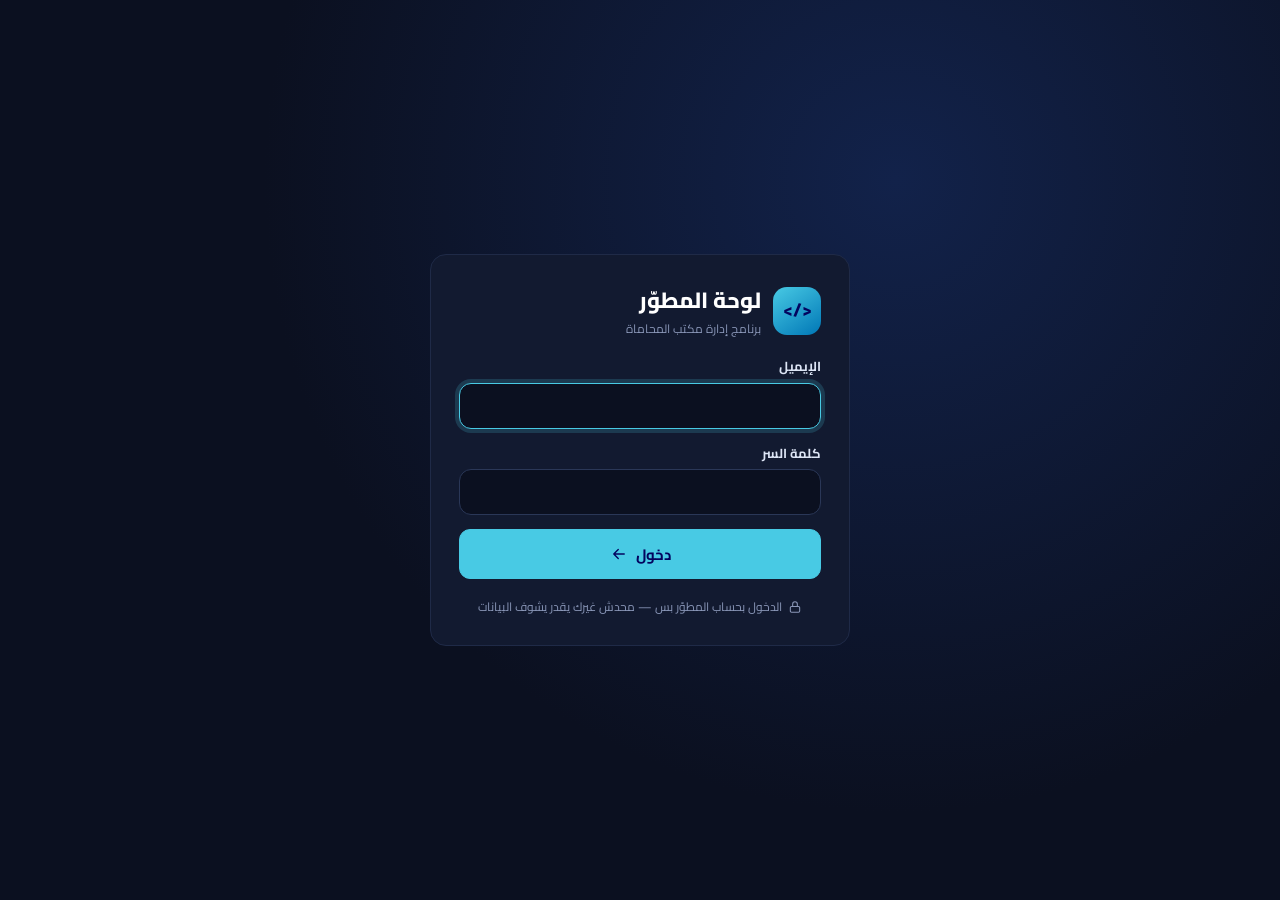
<file: index.html>
<!doctype html>
<html lang="ar" dir="rtl">
<head>
<meta charset="utf-8" />
<meta name="viewport" content="width=device-width, initial-scale=1" />
<meta name="robots" content="noindex, nofollow" />
<title>لوحة المطوّر</title>
<link rel="preconnect" href="https://fonts.googleapis.com">
<link href="https://fonts.googleapis.com/css2?family=Cairo:wght@400;500;600;700;800&display=swap" rel="stylesheet">
<link rel="icon" href="data:image/svg+xml,%3Csvg xmlns='http://www.w3.org/2000/svg' viewBox='0 0 32 32'%3E%3Crect width='32' height='32' rx='8' fill='%2348CAE4'/%3E%3Ctext x='16' y='21' font-size='13' font-weight='800' text-anchor='middle' fill='%2303045E' font-family='monospace'%3E%26lt;/%26gt;%3C/text%3E%3C/svg%3E">
  <script type="module" crossorigin src="./assets/index-koAHC5CU.js"></script>
  <link rel="stylesheet" crossorigin href="./assets/index-nJactgVi.css">
</head>
<body>
<div id="root"></div>
</body>
</html>
</file>
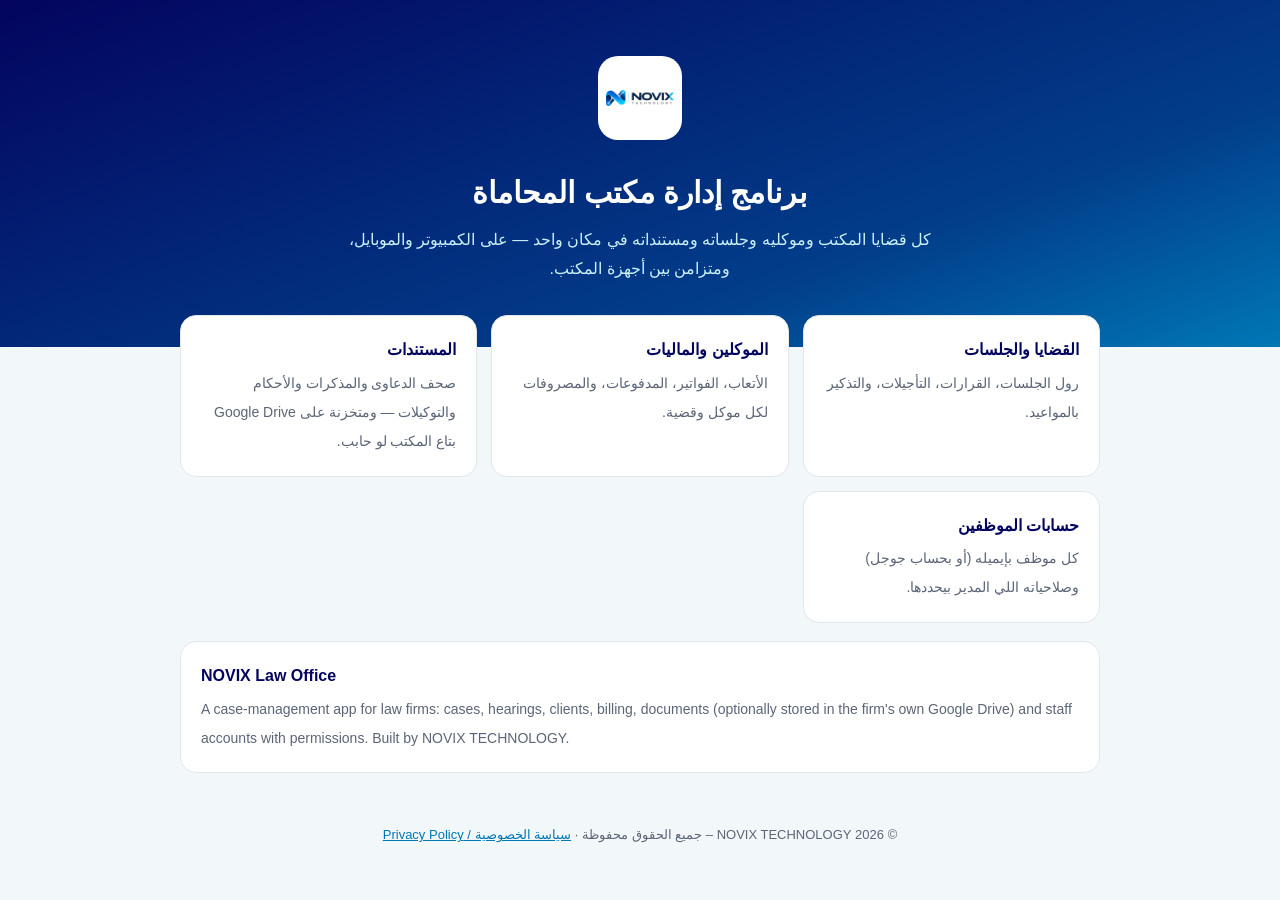
<file: about/index.html>
<!doctype html>
<html lang="ar" dir="rtl">
<head>
<meta charset="utf-8">
<meta name="viewport" content="width=device-width, initial-scale=1">
<title>NOVIX Law Office — برنامج إدارة مكتب المحاماة</title>
<meta name="description" content="برنامج إدارة مكتب المحاماة من NOVIX TECHNOLOGY: القضايا والموكلين والجلسات والمستندات والفواتير وحسابات الموظفين.">
<style>
  :root{--navy:#03045E;--blue:#0077B6;--cyan:#48CAE4;--ink:#1A2233;--mute:#5B6577;--line:#E3E6EB}
  *{box-sizing:border-box}
  body{margin:0;font-family:"Segoe UI",Tahoma,Arial,sans-serif;color:var(--ink);background:#F2F7FA;line-height:1.8}
  .hero{background:linear-gradient(160deg,#03045E,#023E8A 70%,#0077B6);color:#fff;padding:56px 20px 64px;text-align:center}
  .hero img{width:84px;height:84px;object-fit:contain;background:#fff;border-radius:20px;padding:8px}
  .hero h1{margin:16px 0 6px;font-size:30px}
  .hero p{margin:0 auto;max-width:620px;color:#CAF0F8;font-size:16px}
  main{max-width:960px;margin:-32px auto 0;padding:0 20px 40px}
  .grid{display:grid;grid-template-columns:repeat(auto-fit,minmax(240px,1fr));gap:14px}
  .c{background:#fff;border:1px solid var(--line);border-radius:16px;padding:20px}
  .c b{display:block;color:var(--navy);font-size:16px;margin-bottom:4px}
  .c span{color:var(--mute);font-size:14px}
  .en{direction:ltr;text-align:left;margin-top:18px}
  footer{text-align:center;color:var(--mute);font-size:13px;padding:10px 20px 30px}
  a{color:var(--blue)}
</style>
</head>
<body>
<div class="hero">
  <img src="novix-logo.png" alt="NOVIX">
  <h1>برنامج إدارة مكتب المحاماة</h1>
  <p>كل قضايا المكتب وموكليه وجلساته ومستنداته في مكان واحد — على الكمبيوتر والموبايل، ومتزامن بين أجهزة المكتب.</p>
</div>
<main>
  <div class="grid">
    <div class="c"><b>القضايا والجلسات</b><span>رول الجلسات، القرارات، التأجيلات، والتذكير بالمواعيد.</span></div>
    <div class="c"><b>الموكلين والماليات</b><span>الأتعاب، الفواتير، المدفوعات، والمصروفات لكل موكل وقضية.</span></div>
    <div class="c"><b>المستندات</b><span>صحف الدعاوى والمذكرات والأحكام والتوكيلات — ومتخزنة على Google Drive بتاع المكتب لو حابب.</span></div>
    <div class="c"><b>حسابات الموظفين</b><span>كل موظف بإيميله (أو بحساب جوجل) وصلاحياته اللي المدير بيحددها.</span></div>
  </div>
  <div class="c en" lang="en">
    <b>NOVIX Law Office</b>
    <span>A case-management app for law firms: cases, hearings, clients, billing, documents (optionally stored in the firm's own Google Drive) and staff accounts with permissions. Built by NOVIX TECHNOLOGY.</span>
  </div>
</main>
<footer>© 2026 NOVIX TECHNOLOGY – جميع الحقوق محفوظة · <a href="../privacy/">سياسة الخصوصية / Privacy Policy</a></footer>
</body>
</html>
</file>
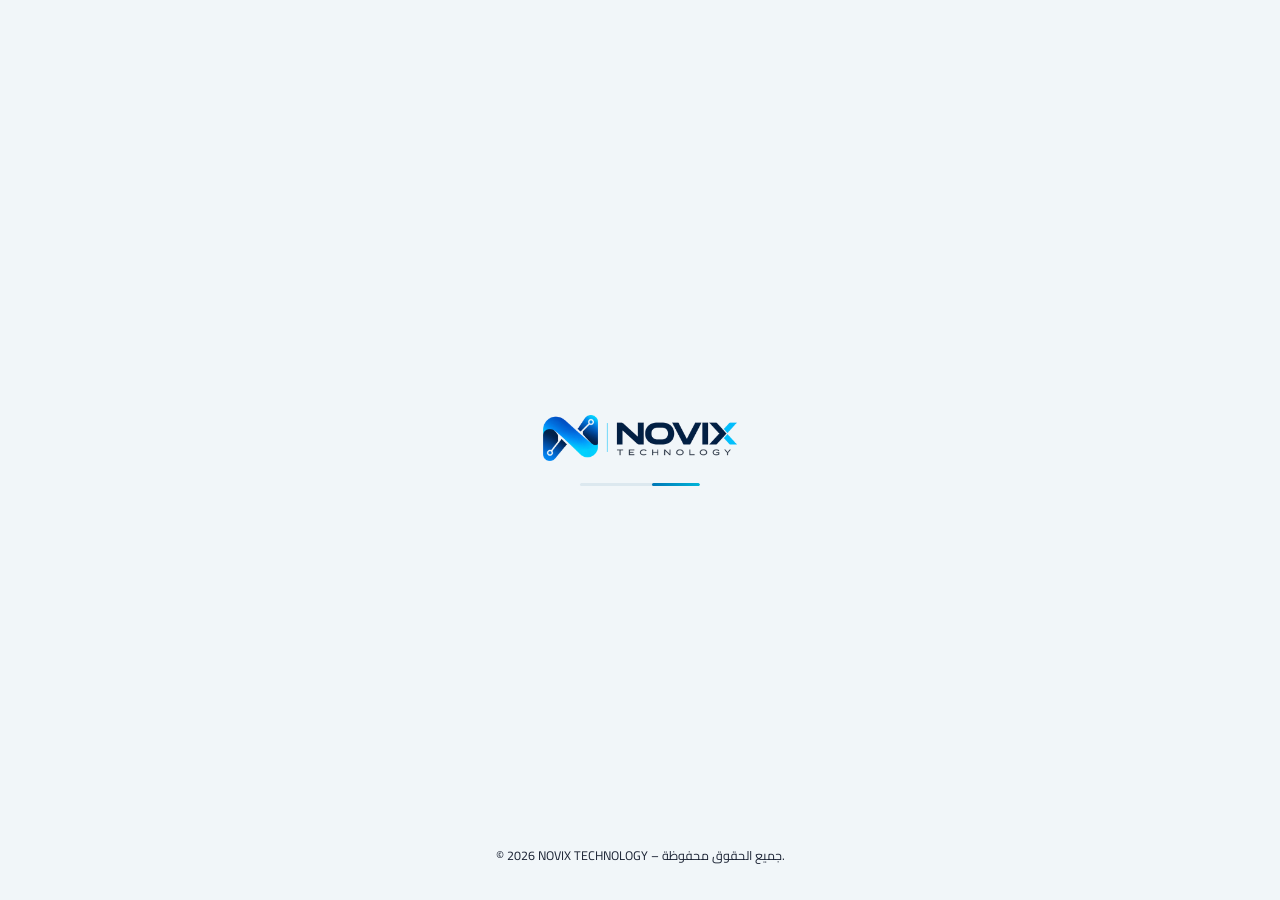
<file: app/index.html>
<!doctype html>
<html lang="ar" dir="rtl">
  <head>
    <meta charset="UTF-8" />
    <meta name="viewport" content="width=device-width, initial-scale=1.0, viewport-fit=cover" />
    <meta name="theme-color" content="#03045E" />
    <meta name="apple-mobile-web-app-capable" content="yes" />
    <meta name="mobile-web-app-capable" content="yes" />
    <meta name="apple-mobile-web-app-title" content="مكتب المحاماة" />
    <meta name="apple-mobile-web-app-status-bar-style" content="black-translucent" />
    <link rel="manifest" href="manifest.webmanifest" />
    <link rel="apple-touch-icon" href="app-180.png" />
    <link rel="icon" href="favicon.png" />
    <title>إدارة مكتب المحاماة</title>
    <script type="module" crossorigin src="./assets/index-DSZfID_W.js"></script>
    <link rel="stylesheet" crossorigin href="./assets/index-D0z-IfJD.css">
  </head>
  <body>
    <div id="root"><div class="splash" style="position:fixed;inset:0;display:flex;flex-direction:column;align-items:center;justify-content:center;background:#F1F6F9;font-family:Cairo,system-ui,sans-serif"><img src="novix-logo.png" alt="NOVIX TECHNOLOGY" style="height:46px;width:auto" /><span style="position:absolute;bottom:34px;font-size:12.5px;color:#1A2233" dir="ltr">© 2026 NOVIX TECHNOLOGY – جميع الحقوق محفوظة.</span></div></div>
  </body>
</html>
</file>
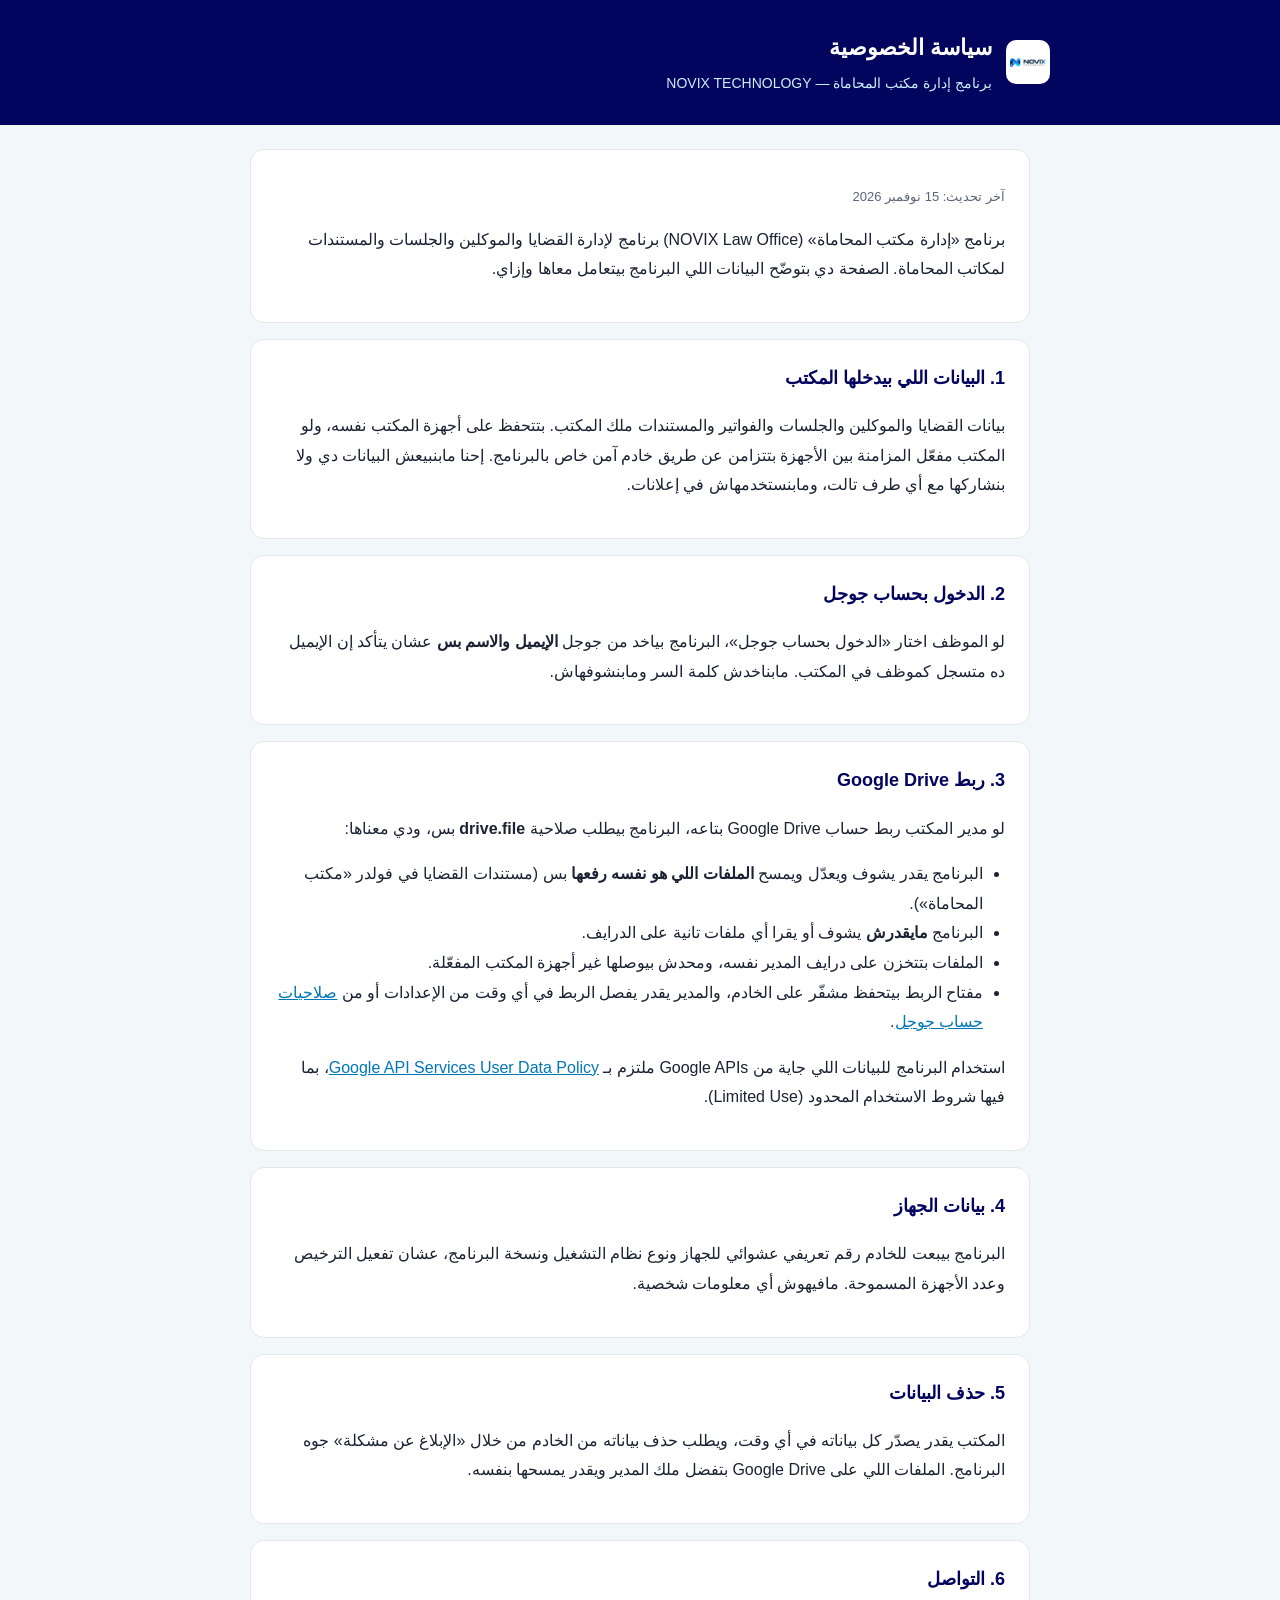
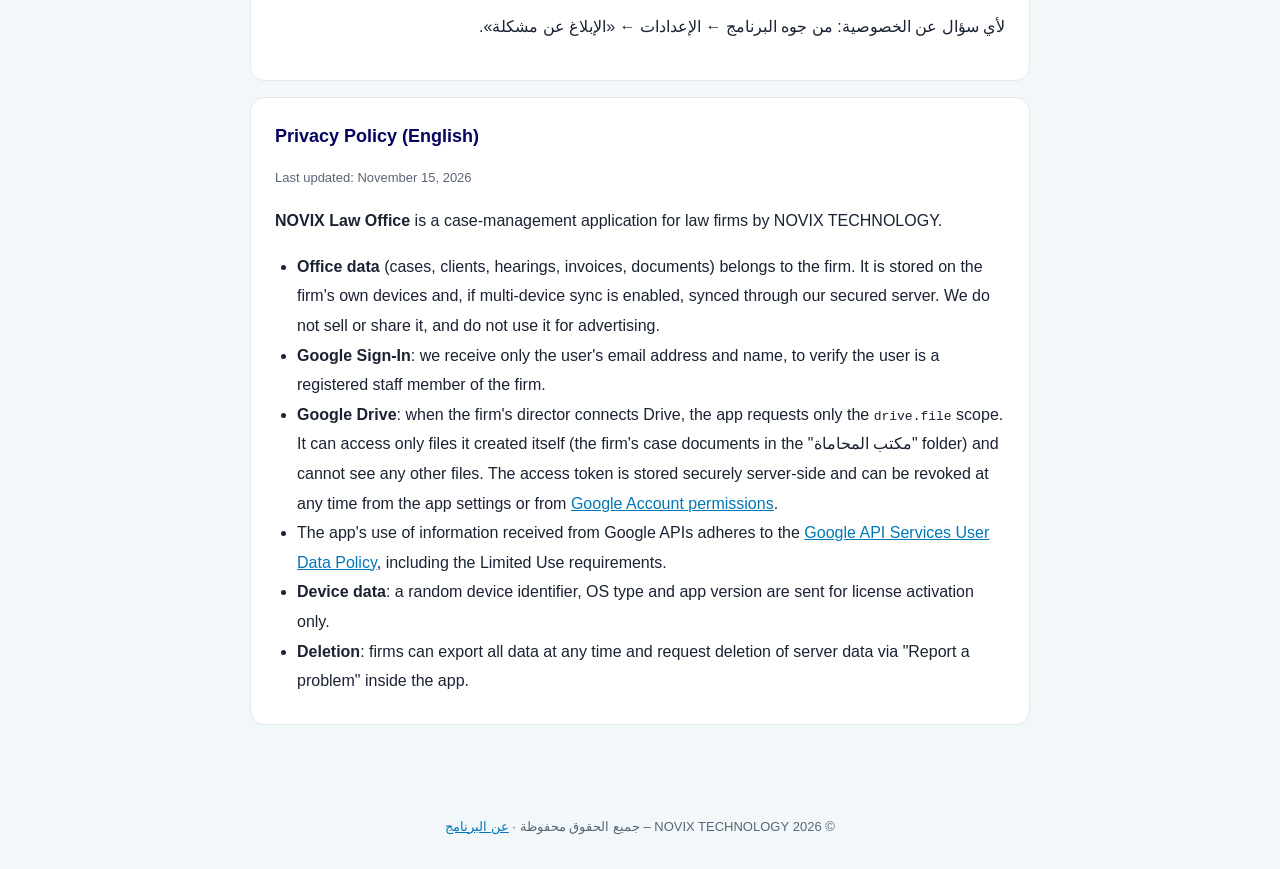
<file: privacy/index.html>
<!doctype html>
<html lang="ar" dir="rtl">
<head>
<meta charset="utf-8">
<meta name="viewport" content="width=device-width, initial-scale=1">
<title>سياسة الخصوصية — NOVIX Law Office</title>
<meta name="description" content="سياسة الخصوصية لبرنامج إدارة مكتب المحاماة من NOVIX TECHNOLOGY">
<style>
  :root{--navy:#03045E;--blue:#0077B6;--ink:#1A2233;--mute:#5B6577;--line:#E3E6EB}
  *{box-sizing:border-box}
  body{margin:0;font-family:"Segoe UI",Tahoma,Arial,sans-serif;color:var(--ink);background:#F2F7FA;line-height:1.85}
  header{background:var(--navy);color:#fff;padding:28px 20px}
  header .w{max-width:820px;margin:0 auto;display:flex;align-items:center;gap:14px}
  header img{width:44px;height:44px;object-fit:contain;background:#fff;border-radius:10px;padding:4px}
  header h1{margin:0;font-size:22px}
  header p{margin:2px 0 0;color:#CAF0F8;font-size:14px}
  main{max-width:820px;margin:24px auto;padding:0 20px 40px}
  section{background:#fff;border:1px solid var(--line);border-radius:14px;padding:22px 24px;margin-bottom:16px}
  h2{color:var(--navy);font-size:18px;margin:0 0 8px}
  ul{margin:6px 0;padding-inline-start:22px}
  .en{direction:ltr;text-align:left}
  .muted{color:var(--mute);font-size:13px}
  a{color:var(--blue)}
  footer{text-align:center;color:var(--mute);font-size:13px;padding:10px 20px 30px}
</style>
</head>
<body>
<header><div class="w"><img src="../about/novix-logo.png" alt=""><div><h1>سياسة الخصوصية</h1><p>برنامج إدارة مكتب المحاماة — NOVIX TECHNOLOGY</p></div></div></header>
<main>
<section>
  <p class="muted">آخر تحديث: 15 نوفمبر 2026</p>
  <p>برنامج «إدارة مكتب المحاماة» (NOVIX Law Office) برنامج لإدارة القضايا والموكلين والجلسات والمستندات لمكاتب المحاماة. الصفحة دي بتوضّح البيانات اللي البرنامج بيتعامل معاها وإزاي.</p>
</section>
<section>
  <h2>1. البيانات اللي بيدخلها المكتب</h2>
  <p>بيانات القضايا والموكلين والجلسات والفواتير والمستندات ملك المكتب. بتتحفظ على أجهزة المكتب نفسه، ولو المكتب مفعّل المزامنة بين الأجهزة بتتزامن عن طريق خادم آمن خاص بالبرنامج. إحنا مابنبيعش البيانات دي ولا بنشاركها مع أي طرف تالت، ومابنستخدمهاش في إعلانات.</p>
</section>
<section>
  <h2>2. الدخول بحساب جوجل</h2>
  <p>لو الموظف اختار «الدخول بحساب جوجل»، البرنامج بياخد من جوجل <b>الإيميل والاسم بس</b> عشان يتأكد إن الإيميل ده متسجل كموظف في المكتب. مابناخدش كلمة السر ومابنشوفهاش.</p>
</section>
<section>
  <h2>3. ربط Google Drive</h2>
  <p>لو مدير المكتب ربط حساب Google Drive بتاعه، البرنامج بيطلب صلاحية <b>drive.file</b> بس، ودي معناها:</p>
  <ul>
    <li>البرنامج يقدر يشوف ويعدّل ويمسح <b>الملفات اللي هو نفسه رفعها</b> بس (مستندات القضايا في فولدر «مكتب المحاماة»).</li>
    <li>البرنامج <b>مايقدرش</b> يشوف أو يقرا أي ملفات تانية على الدرايف.</li>
    <li>الملفات بتتخزن على درايف المدير نفسه، ومحدش بيوصلها غير أجهزة المكتب المفعّلة.</li>
    <li>مفتاح الربط بيتحفظ مشفّر على الخادم، والمدير يقدر يفصل الربط في أي وقت من الإعدادات أو من <a href="https://myaccount.google.com/permissions" target="_blank" rel="noopener">صلاحيات حساب جوجل</a>.</li>
  </ul>
  <p>استخدام البرنامج للبيانات اللي جاية من Google APIs ملتزم بـ <a href="https://developers.google.com/terms/api-services-user-data-policy" target="_blank" rel="noopener">Google API Services User Data Policy</a>، بما فيها شروط الاستخدام المحدود (Limited Use).</p>
</section>
<section>
  <h2>4. بيانات الجهاز</h2>
  <p>البرنامج بيبعت للخادم رقم تعريفي عشوائي للجهاز ونوع نظام التشغيل ونسخة البرنامج، عشان تفعيل الترخيص وعدد الأجهزة المسموحة. مافيهوش أي معلومات شخصية.</p>
</section>
<section>
  <h2>5. حذف البيانات</h2>
  <p>المكتب يقدر يصدّر كل بياناته في أي وقت، ويطلب حذف بياناته من الخادم من خلال «الإبلاغ عن مشكلة» جوه البرنامج. الملفات اللي على Google Drive بتفضل ملك المدير ويقدر يمسحها بنفسه.</p>
</section>
<section>
  <h2>6. التواصل</h2>
  <p>لأي سؤال عن الخصوصية: من جوه البرنامج ← الإعدادات ← «الإبلاغ عن مشكلة».</p>
</section>

<section class="en" lang="en">
  <h2>Privacy Policy (English)</h2>
  <p class="muted">Last updated: November 15, 2026</p>
  <p><b>NOVIX Law Office</b> is a case-management application for law firms by NOVIX TECHNOLOGY.</p>
  <ul>
    <li><b>Office data</b> (cases, clients, hearings, invoices, documents) belongs to the firm. It is stored on the firm's own devices and, if multi-device sync is enabled, synced through our secured server. We do not sell or share it, and do not use it for advertising.</li>
    <li><b>Google Sign-In</b>: we receive only the user's email address and name, to verify the user is a registered staff member of the firm.</li>
    <li><b>Google Drive</b>: when the firm's director connects Drive, the app requests only the <code>drive.file</code> scope. It can access only files it created itself (the firm's case documents in the "مكتب المحاماة" folder) and cannot see any other files. The access token is stored securely server-side and can be revoked at any time from the app settings or from <a href="https://myaccount.google.com/permissions">Google Account permissions</a>.</li>
    <li>The app's use of information received from Google APIs adheres to the <a href="https://developers.google.com/terms/api-services-user-data-policy">Google API Services User Data Policy</a>, including the Limited Use requirements.</li>
    <li><b>Device data</b>: a random device identifier, OS type and app version are sent for license activation only.</li>
    <li><b>Deletion</b>: firms can export all data at any time and request deletion of server data via "Report a problem" inside the app.</li>
  </ul>
</section>
</main>
<footer>© 2026 NOVIX TECHNOLOGY – جميع الحقوق محفوظة · <a href="../about/">عن البرنامج</a></footer>
</body>
</html>
</file>
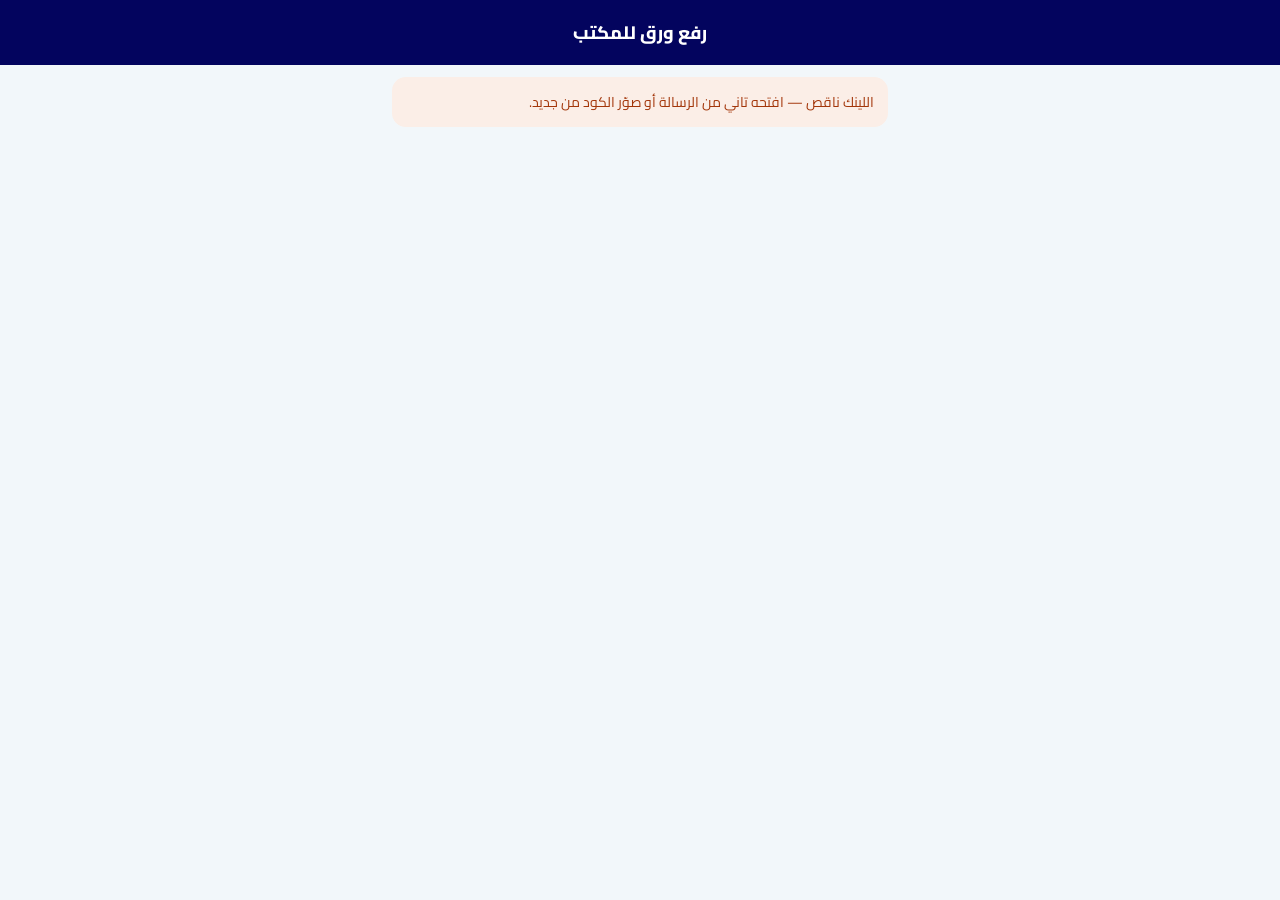
<file: up/index.html>
<!doctype html>
<html lang="ar" dir="rtl">
<head>
<meta charset="utf-8">
<meta name="viewport" content="width=device-width, initial-scale=1, viewport-fit=cover">
<meta name="robots" content="noindex">
<meta name="theme-color" content="#03045E">
<title>رفع ورق للمكتب</title>
<link rel="preconnect" href="https://fonts.googleapis.com">
<link href="https://fonts.googleapis.com/css2?family=Cairo:wght@400;600;700;800&display=swap" rel="stylesheet">
<style>
*{box-sizing:border-box}
:root{--navy:#03045E;--blue:#0077B6;--mut:#5B6577;--line:#E3E6EB;--ok:#2F6B3F}
body{margin:0;font-family:Cairo,system-ui,sans-serif;background:#F2F7FA;color:#1A2233;min-height:100vh}
button{font:inherit;cursor:pointer}
.hd{background:var(--navy);color:#fff;text-align:center;font-weight:800;font-size:18px;padding:16px 12px calc(16px);padding-top:max(16px,env(safe-area-inset-top))}
.wrap{max-width:520px;margin:0 auto;padding:12px 12px 40px;display:flex;flex-direction:column;gap:12px}
.c{background:#fff;border:1px solid var(--line);border-radius:20px;padding:16px}
.drop{border:2px dashed #90E0EF;border-radius:20px;background:#F3FBFD;padding:16px;display:flex;flex-direction:column;gap:10px}
.btn{height:52px;border-radius:14px;border:1px solid #DDE1E8;background:#fff;color:var(--navy);font-weight:700;font-size:16px;display:flex;align-items:center;justify-content:center;gap:10px;width:100%}
.btn.pri{background:var(--navy);color:#fff;border:0}
.btn.big{height:66px;font-size:18px}
.btn:disabled{opacity:.55}
.tog{display:flex;align-items:center;gap:10px;padding:10px 12px;border-radius:14px;border:1px solid var(--line);background:#fff;width:100%;text-align:start}
.tog b{font-size:15px;display:block}.tog small{font-size:12.5px;color:var(--mut)}
.sw{width:46px;height:28px;border-radius:14px;background:#D5DAE2;position:relative;flex-shrink:0;transition:background .2s}
.sw::after{content:"";position:absolute;top:3px;right:3px;width:22px;height:22px;border-radius:50%;background:#fff;box-shadow:0 1px 3px rgba(0,0,0,.2);transition:right .2s}
.tog[aria-checked=true] .sw{background:var(--blue)}.tog[aria-checked=true] .sw::after{right:21px}
.pages{display:grid;grid-template-columns:repeat(3,minmax(0,1fr));gap:8px}
.pg{position:relative;aspect-ratio:3/4;border-radius:8px;overflow:hidden;border:1px solid var(--line);background:#fff}
.pg img{width:100%;height:100%;object-fit:cover;display:block}
.pg .n{position:absolute;top:5px;right:5px;width:22px;height:22px;border-radius:11px;background:var(--navy);color:#fff;font-size:12px;font-weight:700;display:flex;align-items:center;justify-content:center}
.pg .tools{position:absolute;bottom:4px;left:4px;right:4px;display:flex;justify-content:space-between}
.pg .tools button{width:30px;height:30px;border-radius:15px;border:0;background:rgba(3,4,94,.75);color:#fff;font-size:15px;display:flex;align-items:center;justify-content:center}
.add{aspect-ratio:3/4;border-radius:8px;border:2px dashed #90E0EF;background:#F3FBFD;color:var(--blue);font-weight:700;display:flex;flex-direction:column;align-items:center;justify-content:center;gap:4px}
.size{display:flex;align-items:center;gap:10px;padding:10px 12px;border-radius:14px;background:#F1F7F2;color:var(--ok);font-size:14px}
.chips{display:flex;gap:6px;flex-wrap:wrap}
.chips button{height:38px;padding:0 14px;border-radius:19px;border:1px solid #DDE1E8;background:#fff;font-size:14px}
.chips button[aria-pressed=true]{border-color:var(--blue);background:#E6F7FB;color:var(--navy);font-weight:700}
.bar{height:10px;border-radius:5px;background:#E3E6EB;overflow:hidden}.bar i{display:block;height:100%;width:0;background:var(--blue);transition:width .3s}
.center{text-align:center;display:flex;flex-direction:column;align-items:center;gap:12px;padding:50px 16px 0}
.bad{background:#FBEEE7;color:#A3360A;border-radius:14px;padding:12px 14px;font-size:14px}
.mut{color:var(--mut);font-size:13px;text-align:center}
.hidden{display:none!important}
</style>
</head>
<body>
<div class="hd" id="hd">رفع ورق للمكتب</div>
<div class="wrap" id="app"><div class="center"><span class="mut">بيحمّل…</span></div></div>
<input type="file" id="cam" accept="image/*" capture="environment" class="hidden">
<input type="file" id="pick" accept="image/*,application/pdf" multiple class="hidden">
<script src="./jspdf.umd.min.js"></script>
<script>
const FN = 'https://sfeicaqpdpbivrfjvxdq.supabase.co/functions/v1/phone-upload';
const KEY = 'eyJhbGciOiJIUzI1NiIsInR5cCI6IkpXVCJ9.eyJpc3MiOiJzdXBhYmFzZSIsInJlZiI6InNmZWljYXFwZHBiaXZyZmp2eGRxIiwicm9sZSI6ImFub24iLCJpYXQiOjE3OTM1NDQxNTIsImV4cCI6MjEwOTEyMDE1Mn0.oMGVhEM_nPkHpv_W2J6XcMOlgAUihp8AjEK5fWr1lDQ';
const T = new URLSearchParams(location.search).get('t') || '';
const KINDS = [['pleadings','صحيفة دعوى'],['memos','مذكرة'],['judgments','حكم'],['poa','توكيل'],['contracts','عقد'],['clientdocs','أخرى']];
const S = { info:null, pages:[], enh:true, hq:false, kind:'', step:'start', pdfs:[], sent:0 };
const $ = (id) => document.getElementById(id);
const esc = (s) => String(s ?? '').replace(/[&<>"']/g, (c) => ({'&':'&amp;','<':'&lt;','>':'&gt;','"':'&quot;',"'":'&#39;'}[c]));
const api = (body) => fetch(FN, { method:'POST', headers:{ apikey:KEY, 'Content-Type':'application/json' }, body: JSON.stringify(body) }).then((r) => r.json());
const fmtMB = (b) => (b / 1048576).toFixed(1);
const until = (iso) => { try { return new Date(iso).toLocaleString('ar-EG-u-nu-latn', { weekday:'long', hour:'numeric', minute:'2-digit' }); } catch { return ''; } };

// ===== الصور: تصغير + «تحسين الورق» (أبيض وأسود وتباين أعلى)
function loadImg(file){ return new Promise((res, rej) => { const u = URL.createObjectURL(file); const i = new Image(); i.onload = () => { res(i); }; i.onerror = rej; i.src = u; }); }
async function prep(page){
  const max = S.hq ? 2600 : 1700, q = S.hq ? 0.86 : 0.7;
  let w = page.img.naturalWidth, h = page.img.naturalHeight;
  const r = Math.min(1, max / Math.max(w, h)); w = Math.round(w * r); h = Math.round(h * r);
  const rot = page.rot % 360, swap = rot === 90 || rot === 270;
  const c = document.createElement('canvas'); c.width = swap ? h : w; c.height = swap ? w : h;
  const g = c.getContext('2d');
  g.fillStyle = '#fff'; g.fillRect(0, 0, c.width, c.height);
  g.translate(c.width / 2, c.height / 2); g.rotate(rot * Math.PI / 180);
  if (S.enh) g.filter = 'grayscale(1) contrast(1.45) brightness(1.12)';
  g.drawImage(page.img, -w / 2, -h / 2, w, h);
  return { url: c.toDataURL('image/jpeg', q), w: c.width, h: c.height };
}
async function buildPdf(){
  const { jsPDF } = window.jspdf;
  let doc = null;
  for (const p of S.pages) {
    const x = await prep(p);
    const pw = 595, ph = Math.round(595 * x.h / x.w); // عرض A4 بالنقط
    const o = pw > ph ? 'l' : 'p';
    if (!doc) doc = new jsPDF({ unit:'pt', format:[pw, ph], orientation:o, compress:true }); else doc.addPage([pw, ph], o);
    doc.addImage(x.url, 'JPEG', 0, 0, pw, ph, undefined, 'FAST');
  }
  return doc.output('blob');
}
let est = { raw:0, out:0 }, estTimer;
function estimate(){
  clearTimeout(estTimer);
  est.raw = S.pages.reduce((a, p) => a + p.size, 0); est.out = 0; render();
  estTimer = setTimeout(async () => { if (!S.pages.length) return; try { const b = await buildPdf(); est.out = b.size; render(); } catch { /* */ } }, 350);
}
async function addFiles(files){
  for (const f of files) {
    if (f.type === 'application/pdf') { S.pdfs.push(f); continue; }
    try { const img = await loadImg(f); S.pages.push({ img, src: img.src, size: f.size, rot: 0 }); } catch { /* صورة بايظة */ }
  }
  if (S.pages.length || S.pdfs.length) S.step = 'pages';
  estimate();
}
$('cam').onchange = (e) => { addFiles([...e.target.files]); e.target.value = ''; };
$('pick').onchange = (e) => { addFiles([...e.target.files]); e.target.value = ''; };

async function send(){
  S.step = 'up'; S.prog = 5; render();
  try {
    const blobs = [];
    if (S.pages.length) blobs.push({ blob: await buildPdf(), pages: S.pages.length });
    for (const f of S.pdfs) blobs.push({ blob: f, pages: 0 });
    let i = 0;
    for (const x of blobs) {
      const s = await api({ action:'sign', t:T });
      if (!s.ok) throw new Error(s.reason || 'sign');
      const fd = new FormData(); fd.append('cacheControl', '3600'); fd.append('', new Blob([x.blob], { type:'application/pdf' }), 'doc.pdf');
      const up = await fetch(s.url, { method:'PUT', body: fd });
      if (!up.ok) throw new Error('upload ' + up.status);
      const label = KINDS.find(([k]) => k === S.kind)?.[1];
      const d = await api({ action:'done', t:T, path:s.path, kind:S.kind || 'clientdocs', name: label && S.kind !== 'clientdocs' ? label : '', pages:x.pages, size:x.blob.size });
      if (!d.ok) throw new Error(d.reason || 'done');
      i++; S.prog = Math.round(i / blobs.length * 100); render();
    }
    S.sent = S.pages.length || S.pdfs.length; S.step = 'done'; render();
  } catch (e) {
    S.step = 'pages'; S.err = String(e.message || e).includes('expired') ? 'اللينك ده خلص أو اتقفل — اطلب لينك جديد من المكتب' : 'الرفع ماكملش — اتأكد من النت وجرّب تاني'; render();
  }
}

function tog(k, b, s){ return `<button type="button" class="tog" role="switch" aria-checked="${S[k]}" onclick="S.${k}=!S.${k};estimate()"><span style="flex:1"><b>${b}</b><small>${s}</small></span><span class="sw"></span></button>`; }
function render(){
  const a = $('app');
  if (!S.info) return;
  const head = `<div class="c"><b style="font-size:20px;color:#03045E;display:block">قضية ${esc(S.info.label || '')}</b>${S.info.client ? `<span style="font-size:15px;color:#3F4859">${esc(S.info.client)}</span>` : ''}</div>`;
  const toggles = tog('enh', 'تحسين الورق', 'أبيض وأسود وأوضح — زي الاسكانر') + tog('hq', 'جودة عالية', 'للورق الرسمي — الحجم بيبقى أكبر');
  if (S.step === 'start') {
    a.innerHTML = head + `<div class="drop"><button type="button" class="btn pri big" onclick="$('cam').click()">${CAM}صوّر الورق</button><button type="button" class="btn" onclick="$('pick').click()">اختار من الصور أو الملفات</button></div>${toggles}
      <div class="mut">اللينك ده للقضية دي بس — شغال لحد ${esc(until(S.info.expires_at))}</div>`;
  } else if (S.step === 'pages') {
    const pg = S.pages.map((p, i) => `<div class="pg"><img src="${p.src}" alt="صفحة ${i + 1}" style="transform:rotate(${p.rot}deg)${S.enh ? ';filter:grayscale(1) contrast(1.45) brightness(1.12)' : ''}"><span class="n">${i + 1}</span><span class="tools"><button type="button" aria-label="لف صفحة ${i + 1}" onclick="S.pages[${i}].rot+=90;estimate()">↻</button><button type="button" aria-label="امسح صفحة ${i + 1}" onclick="S.pages.splice(${i},1);if(!S.pages.length&&!S.pdfs.length)S.step='start';estimate()">×</button></span></div>`).join('');
    const pdfs = S.pdfs.map((f, i) => `<div class="size" style="background:#F7FAFC;color:#1A2233"><svg width="20" height="20" viewBox="0 0 24 24" fill="none" stroke="currentColor" stroke-width="1.8" aria-hidden="true"><path d="M6 3h9l4 4v14H6z"/><path d="M14 3v5h5"/></svg><span style="flex:1">${esc(f.name)} · ${fmtMB(f.size)} ميجا</span><button type="button" class="btn" style="width:auto;height:34px;padding:0 10px" onclick="S.pdfs.splice(${i},1);if(!S.pages.length&&!S.pdfs.length)S.step='start';render()">×</button></div>`).join('');
    const total = S.pages.length;
    const size = total ? `<div class="size">✓<span><b>PDF واحد — ${est.out ? fmtMB(est.out) + ' ميجا' : '…'}</b><br><span style="font-size:12.5px">الصور كانت ${fmtMB(est.raw)} ميجا${S.hq ? '' : ' · اتصغرت عشان ترفع بسرعة'}</span></span></div>` : '';
    a.innerHTML = head + `<div class="c" style="display:flex;flex-direction:column;gap:12px">
      ${total ? `<b style="font-size:17px;color:#03045E">${total} ${total === 1 ? 'صفحة' : 'صفحات'}</b><div class="pages">${pg}<button type="button" class="add" onclick="$('cam').click()"><span style="font-size:24px">+</span>صفحة كمان</button></div>` : `<button type="button" class="btn" onclick="$('cam').click()">${CAM}صوّر صفحات</button>`}
      ${size}${pdfs}
      <div style="display:flex;flex-direction:column;gap:6px"><span style="font-size:13px;color:#5B6577">الورق ده إيه؟ (اختياري)</span><div class="chips">${KINDS.map(([k, l]) => `<button type="button" aria-pressed="${S.kind === k}" onclick="S.kind=S.kind==='${k}'?'':'${k}';render()">${l}</button>`).join('')}</div></div></div>
      ${total ? toggles : ''}
      ${S.err ? `<div class="bad">${esc(S.err)}</div>` : ''}
      <button type="button" class="btn pri big" onclick="S.err='';send()">${UP}ابعت للمكتب</button>`;
  } else if (S.step === 'up') {
    a.innerHTML = head + `<div class="c" style="display:flex;flex-direction:column;gap:14px;text-align:center;margin-top:40px"><b style="font-size:18px;color:#03045E">بيرفع…</b><div class="bar"><i style="width:${S.prog}%"></i></div><span class="mut">ماتقفلش الصفحة لحد ما يخلص</span></div>`;
  } else {
    a.innerHTML = head + `<div class="center"><span style="width:96px;height:96px;border-radius:48px;background:#E6F0E8;display:flex;align-items:center;justify-content:center;font-size:48px;color:#2F6B3F">✓</span>
      <b style="font-size:23px;color:#03045E">وصل للمكتب</b><span style="font-size:15px;color:#5B6577">هيظهر للمحامي دلوقتي في ملف القضية</span>
      <button type="button" class="btn pri" style="margin-top:40px" onclick="S.pages=[];S.pdfs=[];S.kind='';S.step='start';render()">${CAM}ابعت ورق تاني</button></div>`;
  }
}
const CAM = '<svg width="24" height="24" viewBox="0 0 24 24" fill="none" stroke="currentColor" stroke-width="1.8" aria-hidden="true"><path d="M4 8h3l2-3h6l2 3h3v11H4z"/><circle cx="12" cy="13" r="3.5"/></svg>';
const UP = '<svg width="22" height="22" viewBox="0 0 24 24" fill="none" stroke="currentColor" stroke-width="1.8" aria-hidden="true"><path d="M12 16V4M7 9l5-5 5 5"/><path d="M4 16v3a1 1 0 0 0 1 1h14a1 1 0 0 0 1-1v-3"/></svg>';

(async () => {
  if (!T) { $('app').innerHTML = '<div class="bad">اللينك ناقص — افتحه تاني من الرسالة أو صوّر الكود من جديد.</div>'; return; }
  try {
    const r = await api({ action:'info', t:T });
    if (!r.ok) { $('app').innerHTML = '<div class="center"><b style="font-size:20px;color:#03045E">اللينك ده خلص</b><span class="mut" style="font-size:15px">اطلب من المكتب لينك جديد أو كود جديد.</span></div>'; return; }
    S.info = r; render();
  } catch { $('app').innerHTML = '<div class="bad">مفيش اتصال بالنت — جرّب تاني.</div>'; }
})();
</script>
</body>
</html>
</file>
<file: assets/index-nJactgVi.css>
*{box-sizing:border-box}html,body{margin:0;background:#0b1020;color:#dde5f5;font-family:Cairo,system-ui,sans-serif;font-size:14px;line-height:1.6}input,button,select,textarea{font-family:inherit}a{color:#48cae4}h1,h2{margin:0}.dv-card{background:#121a30;border:1px solid #1F2A47;border-radius:16px;padding:20px;display:flex;flex-direction:column;gap:14px;min-width:0}.dv-h{margin:0;font-size:16px;font-weight:700;color:#fff}.dv-m{font-size:12px;color:#8a97b8}.dv-in{height:52px;border:1px solid #2A3757;border-radius:12px;background:#0b1020;color:#fff;padding:0 14px;font-family:ui-monospace,Consolas,monospace;font-size:20px;font-weight:700;letter-spacing:3px;text-align:center;direction:ltr;width:100%}.dv-in:focus,.dv-f:focus{outline:none;border-color:#48cae4;box-shadow:0 0 0 4px #48cae42e}.dv-f{height:46px;border:1px solid #2A3757;border-radius:12px;background:#0b1020;color:#fff;padding:0 14px;font-size:14px;width:100%}textarea.dv-f{height:auto;padding:10px 14px;resize:vertical;line-height:1.7}.dv-f::placeholder{color:#5f6b8a}.dv-l{display:flex;flex-direction:column;gap:6px;font-size:13px;font-weight:700;color:#dde5f5;min-width:0}.dv-err{font-size:12px;color:#ff9a80;font-weight:500}.dv-row{display:flex;justify-content:space-between;align-items:center;gap:10px;padding:9px 0;border-bottom:1px solid #1F2A47}.dv-row:last-child{border-bottom:0}.dv-row>b{color:#fff;text-align:end}.dv-chk{display:flex;align-items:center;gap:12px;padding:12px 14px;border-radius:12px;border:1px solid #1F2A47;background:#0f1628;cursor:pointer;color:#dde5f5;font-size:14px;text-align:start;width:100%;transition:border-color .2s}.dv-chk:hover{border-color:#2f4a7a}.dv-nav a{display:flex;align-items:center;gap:10px;padding:10px 12px;border-radius:10px;color:#8a97b8;text-decoration:none;transition:background-color .2s,color .2s}.dv-nav a:hover{background:#121a30;color:#fff}.dv-nav a.on{background:#121a30;color:#fff;box-shadow:inset -3px 0 #48cae4}.dv-row2{display:flex;align-items:center;gap:12px;padding:10px;border-radius:12px;transition:background-color .2s;text-decoration:none;color:inherit}.dv-row2:hover{background:#0f1628}.dv-t{width:100%;border-collapse:collapse}.dv-t th{text-align:start;font-weight:500;font-size:12px;color:#8a97b8;padding:8px 10px;border-bottom:1px solid #1F2A47;white-space:nowrap}.dv-t td{padding:12px 10px;border-bottom:1px solid #1A2440;color:#dde5f5}.dv-t tr.lnk{cursor:pointer;transition:background-color .2s}.dv-t tr.lnk:hover{background:#0f1628}.pill{display:inline-flex;align-items:center;gap:6px;padding:2px 10px;border-radius:20px;font-size:12px;font-weight:700;white-space:nowrap}.p-g{background:#2f6b3f38;color:#8fd3a0}.p-o{background:#8a4b0b47;color:#f3b37a}.p-r{background:#a3360a47;color:#ff9a80}.p-b{background:#48cae424;color:#48cae4}.p-s{background:#1f2a47;color:#8a97b8}.dv-btn{height:42px;padding:0 16px;border-radius:11px;border:1px solid #2A3757;background:#121a30;color:#fff;font-weight:700;font-size:13px;display:inline-flex;align-items:center;justify-content:center;gap:8px;cursor:pointer;text-decoration:none;transition:border-color .2s,transform .2s,opacity .2s;white-space:nowrap}.dv-btn:hover:not(:disabled){border-color:#48cae4;transform:translateY(-1px);color:#fff}.dv-btn:disabled{opacity:.5;cursor:not-allowed}.dv-btn.pri{background:#48cae4;border-color:#48cae4;color:#03045e}.dv-btn.pri:hover:not(:disabled){color:#03045e}.dv-btn.wa{border-color:#2f6b3f;color:#8fd3a0;background:#0f1f18}.dv-btn.wa:hover:not(:disabled){border-color:#8fd3a0;color:#8fd3a0}.dv-btn.danger{border-color:#5a2a1a;color:#ff9a80;background:#1e120f}.dv-btn.danger:hover:not(:disabled){border-color:#ff9a80;color:#ff9a80}.dv-btn.big{height:50px;font-size:15px;padding:0 22px}.dv-stat{background:#121a30;border:1px solid #1F2A47;border-radius:16px;padding:16px;display:flex;flex-direction:column;gap:4px;transition:border-color .2s,transform .2s;text-decoration:none;color:#dde5f5}a.dv-stat:hover{border-color:#2f4a7a;transform:translateY(-2px);color:#dde5f5}.dv-sv{font-size:26px;font-weight:800;color:#fff;line-height:1.2}.dv-filter{height:34px;padding:0 14px;border-radius:20px;border:1px solid #2A3757;background:transparent;color:#8a97b8;font-size:13px;cursor:pointer}.dv-filter.on{background:#48cae4;border-color:#48cae4;color:#03045e;font-weight:700}.dv-srch{display:flex;align-items:center;gap:8px;height:42px;padding:0 14px;border-radius:11px;border:1px solid #2A3757;background:#0b1020;color:#8a97b8;flex:1 1 240px}.dv-srch input{border:0;outline:none;background:transparent;color:#fff;font:inherit;flex:1;min-width:0}.dv-ic{width:40px;height:40px;border-radius:12px;display:flex;align-items:center;justify-content:center;flex-shrink:0}.dv-num{width:26px;height:26px;border-radius:50%;background:#48cae4;color:#03045e;display:flex;align-items:center;justify-content:center;font-weight:800;font-size:13px;flex-shrink:0}.mono{font-family:ui-monospace,Consolas,monospace;direction:ltr;unicode-bidi:isolate}.dv-alert{display:flex;align-items:flex-start;gap:10px;padding:12px 14px;border-radius:12px;font-size:13px}.a-r{background:#1e120f;border:1px solid #5A2A1A;color:#ffb59f}.a-g{background:#0f1f18;border:1px solid #2F6B3F;color:#8fd3a0}.a-o{background:#1d150c;border:1px solid #5A3A12;color:#f3b37a}.a-b{background:#0e1b2c;border:1px solid #1E4A6B;color:#9adceb}.spin{width:18px;height:18px;border-radius:50%;border:2px solid currentColor;border-inline-end-color:transparent;animation:sp .7s linear infinite;display:inline-block}@keyframes sp{to{transform:rotate(360deg)}}.skel{background:linear-gradient(90deg,#121a30,#18223d,#121a30);background-size:200% 100%;animation:sk 1.2s infinite;border-radius:16px}@keyframes sk{to{background-position:-200% 0}}.ov{position:fixed;top:0;right:0;bottom:0;left:0;background:#030610b3;display:flex;align-items:center;justify-content:center;padding:16px;z-index:50}.dlg{background:#121a30;border:1px solid #2A3757;border-radius:18px;padding:22px;width:100%;max-width:440px;display:flex;flex-direction:column;gap:14px;box-shadow:0 30px 60px -20px #0009}.toast{position:fixed;bottom:20px;inset-inline-start:20px;z-index:60;background:#121a30;border:1px solid #2F6B3F;color:#8fd3a0;padding:12px 16px;border-radius:12px;font-weight:700;box-shadow:0 12px 30px -10px #0009}.toast.err{border-color:#5a2a1a;color:#ff9a80}.lay{display:flex;min-height:100vh}.side{flex:0 0 230px;background:#080c18;border-inline-start:1px solid #1F2A47;padding:24px 16px;display:flex;flex-direction:column;gap:24px;position:sticky;top:0;height:100vh}.mainp{flex:1 1 auto;padding:28px 32px 40px;display:flex;flex-direction:column;gap:20px;min-width:0}.hdr{display:flex;align-items:center;gap:14px;flex-wrap:wrap}.hdr>div:first-child{display:flex;flex-direction:column;margin-inline-end:auto}.hdr h1{font-size:26px;color:#fff;line-height:1.3}.g4{display:grid;grid-template-columns:repeat(4,minmax(0,1fr));gap:14px}.g2{display:grid;grid-template-columns:repeat(2,minmax(0,1fr));gap:14px}.g3{display:grid;grid-template-columns:repeat(3,minmax(0,1fr));gap:14px}.split{display:flex;gap:16px;align-items:flex-start;flex-wrap:wrap}@media (max-width:900px){.lay{flex-direction:column}.side{position:static;height:auto;flex:none;flex-direction:row;flex-wrap:wrap;align-items:center;gap:10px;padding:12px 16px;border-inline-start:0;border-bottom:1px solid #1F2A47}.side .dv-nav{flex-direction:row!important;overflow-x:auto;width:100%}.side .dv-nav a{white-space:nowrap}.side .foot{display:none!important}.mainp{padding:20px 16px 32px}.g4{grid-template-columns:repeat(2,minmax(0,1fr))}.g2,.g3{grid-template-columns:1fr}}.dv-menu{position:absolute;top:calc(100% - 6px);inset-inline-end:0;z-index:20;min-width:200px;background:#121a30;border:1px solid #2A3757;border-radius:12px;padding:6px;display:flex;flex-direction:column;box-shadow:0 20px 40px -12px #0009}.dv-menu button,.dv-menu a{display:flex;align-items:center;gap:10px;height:38px;padding:0 10px;border:0;border-radius:8px;background:transparent;color:#dde5f5;font:inherit;font-size:13px;text-decoration:none;cursor:pointer;text-align:right}.dv-menu button:hover,.dv-menu a:hover{background:#1f2a47}.dv-menu .bad{color:#ff9a80}
</file>
<file: app/assets/index-D0z-IfJD.css>
@font-face{font-family:Cairo;font-style:normal;font-display:swap;font-weight:400;src:url(./cairo-arabic-400-normal-DN15VWMM.woff2) format("woff2"),url(./cairo-arabic-400-normal-CAYwymWN.woff) format("woff");unicode-range:U+0600-06FF,U+0750-077F,U+0870-088E,U+0890-0891,U+0897-08E1,U+08E3-08FF,U+200C-200E,U+2010-2011,U+204F,U+2E41,U+FB50-FDFF,U+FE70-FE74,U+FE76-FEFC,U+102E0-102FB,U+10E60-10E7E,U+10EC2-10EC4,U+10EFC-10EFF,U+1EE00-1EE03,U+1EE05-1EE1F,U+1EE21-1EE22,U+1EE24,U+1EE27,U+1EE29-1EE32,U+1EE34-1EE37,U+1EE39,U+1EE3B,U+1EE42,U+1EE47,U+1EE49,U+1EE4B,U+1EE4D-1EE4F,U+1EE51-1EE52,U+1EE54,U+1EE57,U+1EE59,U+1EE5B,U+1EE5D,U+1EE5F,U+1EE61-1EE62,U+1EE64,U+1EE67-1EE6A,U+1EE6C-1EE72,U+1EE74-1EE77,U+1EE79-1EE7C,U+1EE7E,U+1EE80-1EE89,U+1EE8B-1EE9B,U+1EEA1-1EEA3,U+1EEA5-1EEA9,U+1EEAB-1EEBB,U+1EEF0-1EEF1}@font-face{font-family:Cairo;font-style:normal;font-display:swap;font-weight:400;src:url(./cairo-latin-ext-400-normal-xCL67Y2R.woff2) format("woff2"),url(./cairo-latin-ext-400-normal-C_BIE9Qe.woff) format("woff");unicode-range:U+0100-02BA,U+02BD-02C5,U+02C7-02CC,U+02CE-02D7,U+02DD-02FF,U+0304,U+0308,U+0329,U+1D00-1DBF,U+1E00-1E9F,U+1EF2-1EFF,U+2020,U+20A0-20AB,U+20AD-20C0,U+2113,U+2C60-2C7F,U+A720-A7FF}@font-face{font-family:Cairo;font-style:normal;font-display:swap;font-weight:400;src:url(./cairo-latin-400-normal-Dh7otpdh.woff2) format("woff2"),url(./cairo-latin-400-normal-b1R3q6Pf.woff) format("woff");unicode-range:U+0000-00FF,U+0131,U+0152-0153,U+02BB-02BC,U+02C6,U+02DA,U+02DC,U+0304,U+0308,U+0329,U+2000-206F,U+20AC,U+2122,U+2191,U+2193,U+2212,U+2215,U+FEFF,U+FFFD}@font-face{font-family:Cairo;font-style:normal;font-display:swap;font-weight:500;src:url(./cairo-arabic-500-normal-DDl0i4Xv.woff2) format("woff2"),url(./cairo-arabic-500-normal-BADfnM6v.woff) format("woff");unicode-range:U+0600-06FF,U+0750-077F,U+0870-088E,U+0890-0891,U+0897-08E1,U+08E3-08FF,U+200C-200E,U+2010-2011,U+204F,U+2E41,U+FB50-FDFF,U+FE70-FE74,U+FE76-FEFC,U+102E0-102FB,U+10E60-10E7E,U+10EC2-10EC4,U+10EFC-10EFF,U+1EE00-1EE03,U+1EE05-1EE1F,U+1EE21-1EE22,U+1EE24,U+1EE27,U+1EE29-1EE32,U+1EE34-1EE37,U+1EE39,U+1EE3B,U+1EE42,U+1EE47,U+1EE49,U+1EE4B,U+1EE4D-1EE4F,U+1EE51-1EE52,U+1EE54,U+1EE57,U+1EE59,U+1EE5B,U+1EE5D,U+1EE5F,U+1EE61-1EE62,U+1EE64,U+1EE67-1EE6A,U+1EE6C-1EE72,U+1EE74-1EE77,U+1EE79-1EE7C,U+1EE7E,U+1EE80-1EE89,U+1EE8B-1EE9B,U+1EEA1-1EEA3,U+1EEA5-1EEA9,U+1EEAB-1EEBB,U+1EEF0-1EEF1}@font-face{font-family:Cairo;font-style:normal;font-display:swap;font-weight:500;src:url(./cairo-latin-ext-500-normal-DxXN6Mb5.woff2) format("woff2"),url(./cairo-latin-ext-500-normal-De4OTi8O.woff) format("woff");unicode-range:U+0100-02BA,U+02BD-02C5,U+02C7-02CC,U+02CE-02D7,U+02DD-02FF,U+0304,U+0308,U+0329,U+1D00-1DBF,U+1E00-1E9F,U+1EF2-1EFF,U+2020,U+20A0-20AB,U+20AD-20C0,U+2113,U+2C60-2C7F,U+A720-A7FF}@font-face{font-family:Cairo;font-style:normal;font-display:swap;font-weight:500;src:url(./cairo-latin-500-normal-D-WQsSKQ.woff2) format("woff2"),url(./cairo-latin-500-normal-DkdkMETP.woff) format("woff");unicode-range:U+0000-00FF,U+0131,U+0152-0153,U+02BB-02BC,U+02C6,U+02DA,U+02DC,U+0304,U+0308,U+0329,U+2000-206F,U+20AC,U+2122,U+2191,U+2193,U+2212,U+2215,U+FEFF,U+FFFD}@font-face{font-family:Cairo;font-style:normal;font-display:swap;font-weight:600;src:url(./cairo-arabic-600-normal-rkrvveqO.woff2) format("woff2"),url(./cairo-arabic-600-normal-B3EOalmC.woff) format("woff");unicode-range:U+0600-06FF,U+0750-077F,U+0870-088E,U+0890-0891,U+0897-08E1,U+08E3-08FF,U+200C-200E,U+2010-2011,U+204F,U+2E41,U+FB50-FDFF,U+FE70-FE74,U+FE76-FEFC,U+102E0-102FB,U+10E60-10E7E,U+10EC2-10EC4,U+10EFC-10EFF,U+1EE00-1EE03,U+1EE05-1EE1F,U+1EE21-1EE22,U+1EE24,U+1EE27,U+1EE29-1EE32,U+1EE34-1EE37,U+1EE39,U+1EE3B,U+1EE42,U+1EE47,U+1EE49,U+1EE4B,U+1EE4D-1EE4F,U+1EE51-1EE52,U+1EE54,U+1EE57,U+1EE59,U+1EE5B,U+1EE5D,U+1EE5F,U+1EE61-1EE62,U+1EE64,U+1EE67-1EE6A,U+1EE6C-1EE72,U+1EE74-1EE77,U+1EE79-1EE7C,U+1EE7E,U+1EE80-1EE89,U+1EE8B-1EE9B,U+1EEA1-1EEA3,U+1EEA5-1EEA9,U+1EEAB-1EEBB,U+1EEF0-1EEF1}@font-face{font-family:Cairo;font-style:normal;font-display:swap;font-weight:600;src:url(./cairo-latin-ext-600-normal-DuRnqffh.woff2) format("woff2"),url(./cairo-latin-ext-600-normal-DAfLYaOC.woff) format("woff");unicode-range:U+0100-02BA,U+02BD-02C5,U+02C7-02CC,U+02CE-02D7,U+02DD-02FF,U+0304,U+0308,U+0329,U+1D00-1DBF,U+1E00-1E9F,U+1EF2-1EFF,U+2020,U+20A0-20AB,U+20AD-20C0,U+2113,U+2C60-2C7F,U+A720-A7FF}@font-face{font-family:Cairo;font-style:normal;font-display:swap;font-weight:600;src:url(./cairo-latin-600-normal-mGS0uvCM.woff2) format("woff2"),url(./cairo-latin-600-normal-buYOP1M3.woff) format("woff");unicode-range:U+0000-00FF,U+0131,U+0152-0153,U+02BB-02BC,U+02C6,U+02DA,U+02DC,U+0304,U+0308,U+0329,U+2000-206F,U+20AC,U+2122,U+2191,U+2193,U+2212,U+2215,U+FEFF,U+FFFD}@font-face{font-family:Cairo;font-style:normal;font-display:swap;font-weight:700;src:url(./cairo-arabic-700-normal-D3nDedWX.woff2) format("woff2"),url(./cairo-arabic-700-normal-CyOqhaeK.woff) format("woff");unicode-range:U+0600-06FF,U+0750-077F,U+0870-088E,U+0890-0891,U+0897-08E1,U+08E3-08FF,U+200C-200E,U+2010-2011,U+204F,U+2E41,U+FB50-FDFF,U+FE70-FE74,U+FE76-FEFC,U+102E0-102FB,U+10E60-10E7E,U+10EC2-10EC4,U+10EFC-10EFF,U+1EE00-1EE03,U+1EE05-1EE1F,U+1EE21-1EE22,U+1EE24,U+1EE27,U+1EE29-1EE32,U+1EE34-1EE37,U+1EE39,U+1EE3B,U+1EE42,U+1EE47,U+1EE49,U+1EE4B,U+1EE4D-1EE4F,U+1EE51-1EE52,U+1EE54,U+1EE57,U+1EE59,U+1EE5B,U+1EE5D,U+1EE5F,U+1EE61-1EE62,U+1EE64,U+1EE67-1EE6A,U+1EE6C-1EE72,U+1EE74-1EE77,U+1EE79-1EE7C,U+1EE7E,U+1EE80-1EE89,U+1EE8B-1EE9B,U+1EEA1-1EEA3,U+1EEA5-1EEA9,U+1EEAB-1EEBB,U+1EEF0-1EEF1}@font-face{font-family:Cairo;font-style:normal;font-display:swap;font-weight:700;src:url(./cairo-latin-ext-700-normal-Cscux539.woff2) format("woff2"),url(./cairo-latin-ext-700-normal-htXca11Z.woff) format("woff");unicode-range:U+0100-02BA,U+02BD-02C5,U+02C7-02CC,U+02CE-02D7,U+02DD-02FF,U+0304,U+0308,U+0329,U+1D00-1DBF,U+1E00-1E9F,U+1EF2-1EFF,U+2020,U+20A0-20AB,U+20AD-20C0,U+2113,U+2C60-2C7F,U+A720-A7FF}@font-face{font-family:Cairo;font-style:normal;font-display:swap;font-weight:700;src:url(./cairo-latin-700-normal-C3GYtKbV.woff2) format("woff2"),url(./cairo-latin-700-normal-6fcUy4Rc.woff) format("woff");unicode-range:U+0000-00FF,U+0131,U+0152-0153,U+02BB-02BC,U+02C6,U+02DA,U+02DC,U+0304,U+0308,U+0329,U+2000-206F,U+20AC,U+2122,U+2191,U+2193,U+2212,U+2215,U+FEFF,U+FFFD}@font-face{font-family:Cairo;font-style:normal;font-display:swap;font-weight:800;src:url(./cairo-arabic-800-normal-G1qvPr6G.woff2) format("woff2"),url(./cairo-arabic-800-normal-CVTPwINa.woff) format("woff");unicode-range:U+0600-06FF,U+0750-077F,U+0870-088E,U+0890-0891,U+0897-08E1,U+08E3-08FF,U+200C-200E,U+2010-2011,U+204F,U+2E41,U+FB50-FDFF,U+FE70-FE74,U+FE76-FEFC,U+102E0-102FB,U+10E60-10E7E,U+10EC2-10EC4,U+10EFC-10EFF,U+1EE00-1EE03,U+1EE05-1EE1F,U+1EE21-1EE22,U+1EE24,U+1EE27,U+1EE29-1EE32,U+1EE34-1EE37,U+1EE39,U+1EE3B,U+1EE42,U+1EE47,U+1EE49,U+1EE4B,U+1EE4D-1EE4F,U+1EE51-1EE52,U+1EE54,U+1EE57,U+1EE59,U+1EE5B,U+1EE5D,U+1EE5F,U+1EE61-1EE62,U+1EE64,U+1EE67-1EE6A,U+1EE6C-1EE72,U+1EE74-1EE77,U+1EE79-1EE7C,U+1EE7E,U+1EE80-1EE89,U+1EE8B-1EE9B,U+1EEA1-1EEA3,U+1EEA5-1EEA9,U+1EEAB-1EEBB,U+1EEF0-1EEF1}@font-face{font-family:Cairo;font-style:normal;font-display:swap;font-weight:800;src:url(./cairo-latin-ext-800-normal-ChnkP8hn.woff2) format("woff2"),url(./cairo-latin-ext-800-normal-RObK5hVW.woff) format("woff");unicode-range:U+0100-02BA,U+02BD-02C5,U+02C7-02CC,U+02CE-02D7,U+02DD-02FF,U+0304,U+0308,U+0329,U+1D00-1DBF,U+1E00-1E9F,U+1EF2-1EFF,U+2020,U+20A0-20AB,U+20AD-20C0,U+2113,U+2C60-2C7F,U+A720-A7FF}@font-face{font-family:Cairo;font-style:normal;font-display:swap;font-weight:800;src:url(./cairo-latin-800-normal-BBdTpBXf.woff2) format("woff2"),url(./cairo-latin-800-normal-ReWrxM5E.woff) format("woff");unicode-range:U+0000-00FF,U+0131,U+0152-0153,U+02BB-02BC,U+02C6,U+02DA,U+02DC,U+0304,U+0308,U+0329,U+2000-206F,U+20AC,U+2122,U+2191,U+2193,U+2212,U+2215,U+FEFF,U+FFFD}:root{color-scheme:light;--navy:#03045E;--navy2:#023E8A;--blue:#0077B6;--blue2:#0096C7;--cyan:#00B4D8;--cyan2:#48CAE4;--sky:#90E0EF;--sky2:#ADE8F4;--ice:#CAF0F8;--bg:#F2F7FA;--card:#FFFFFF;--line:#E3E6EB;--line2:#EEF0F3;--input:#DDE1E8;--text:#1A2233;--text2:#3F4859;--muted:#5B6577;--green:#2F6B3F;--green-bg:#E6F0E8;--orange:#8A4B0B;--orange-bg:#FCEBD7;--red:#A3360A;--red-bg:#FBE7DE;--wa:#146C3A;--wa-bg:#EAF7EF;--wa-line:#9FD9B4;--font:"Cairo",system-ui,sans-serif}*{box-sizing:border-box}html,body,#root{height:100%}@media (display-mode: standalone){html,body,#root{height:100vh}}html,body{overflow:hidden;overscroll-behavior:none}#root{overflow-x:hidden;overflow-y:auto;overscroll-behavior:none}@media print{html,body,#root,.app,.main{height:auto!important;overflow:visible!important}}body{margin:0;background:var(--bg);font-family:var(--font);color:var(--text);font-size:14px;line-height:1.6;direction:rtl}input,select,textarea,button{font-family:inherit}a{color:var(--blue)}a:hover{color:var(--navy2)}h1,h2,h3{margin:0}:focus-visible{outline:none;box-shadow:0 0 0 3px #48cae48c;border-radius:8px}::-webkit-scrollbar{width:10px;height:10px}::-webkit-scrollbar-track{background:transparent}::-webkit-scrollbar-thumb{background:#b8e6f1;border-radius:10px;border:3px solid var(--bg)}::-webkit-scrollbar-thumb:hover{background:var(--blue2)}.app{display:flex;height:100%;overflow:hidden}.side{flex:0 0 248px;height:100%;overscroll-behavior:contain;overflow-y:auto;background:var(--navy);color:var(--ice);padding:28px 18px;display:flex;flex-direction:column;gap:28px}.side::-webkit-scrollbar{width:6px}.side::-webkit-scrollbar-thumb{background:#90e0ef47;border:0}.brand{display:flex;align-items:center;gap:12px;padding-block:0;padding-inline:2px 8px}.brand-ic{width:44px;height:44px;border-radius:10px;border:1.5px solid var(--blue2);display:flex;align-items:center;justify-content:center;flex-shrink:0;color:var(--sky);overflow:hidden}.brand-ic img{width:100%;height:100%;object-fit:cover}.nav{display:flex;flex-direction:column;gap:4px}.navl{display:flex;align-items:center;gap:12px;padding:11px 14px;border-radius:8px;color:var(--ice);text-decoration:none;transition:background-color .18s,color .18s,box-shadow .18s;border:0;background:none;font:inherit;cursor:pointer;width:100%;text-align:start}.navl:hover,.navl:focus-visible{background:var(--navy2);color:#fff;box-shadow:inset -3px 0 0 var(--cyan2)}.navl.active{background:#ffffff14;color:#fff;font-weight:600;box-shadow:inset -3px 0 0 var(--blue2)}.navl .badge{margin-inline-start:auto;font-size:12px;background:#ffffff1a;padding:0 8px;border-radius:10px}.navl.logout:hover{background:#fbe7de1f;color:#ffb59a;box-shadow:none}.main{flex:1;min-width:0;height:100%;overflow-x:hidden;overflow-y:auto;overscroll-behavior:contain;padding:28px 32px 40px;display:flex;flex-direction:column;gap:20px}.card{background:var(--card);border:1px solid var(--line);border-radius:14px;padding:22px;display:flex;flex-direction:column;gap:16px}.h1{font-size:30px;line-height:1.3;color:var(--navy);font-weight:700}.h2{font-size:18px;font-weight:700;color:var(--navy)}.muted{color:var(--muted)}.small{font-size:12px}.row{display:flex;align-items:center;gap:12px}.grid2{display:grid;grid-template-columns:repeat(2,minmax(0,1fr));gap:16px}.grid3{display:grid;grid-template-columns:repeat(3,minmax(0,1fr));gap:16px}.pagehead{display:flex;flex-wrap:wrap;align-items:center;gap:16px}.pagehead>div:first-child{display:flex;flex-direction:column;margin-inline-end:auto}.crumbs{display:flex;gap:8px;color:var(--muted);font-size:13px;flex-wrap:wrap}.crumbs a{text-decoration:none}.btn{height:44px;padding:0 18px;border-radius:10px;border:1px solid var(--input);background:#fff;color:var(--navy);font-weight:600;font-size:14px;display:inline-flex;align-items:center;justify-content:center;gap:8px;cursor:pointer;text-decoration:none;transition:border-color .2s,transform .2s,box-shadow .2s,background-color .2s;white-space:nowrap}.btn:hover{border-color:var(--blue2)}.btn:disabled{opacity:.55;cursor:not-allowed}.btn-pri{background:var(--navy);border-color:var(--navy);color:#fff;font-weight:700;position:relative;overflow:hidden}.btn-pri:hover{color:#fff;transform:translateY(-2px);box-shadow:0 0 0 3px #48cae466,0 10px 22px -10px #03045e80}.btn-pri:after{content:"";position:absolute;top:0;bottom:0;width:40%;inset-inline-start:-60%;background:linear-gradient(100deg,transparent,rgba(255,255,255,.3),transparent);transform:skew(-18deg);pointer-events:none}.btn-pri:hover:after{animation:shine .8s ease-out}@keyframes shine{0%{inset-inline-start:-60%}to{inset-inline-start:130%}}.btn-danger{background:var(--red);border-color:var(--red);color:#fff;font-weight:700}.btn-danger:hover{color:#fff;filter:brightness(1.08)}.btn-wa{border-color:var(--wa-line);background:var(--wa-bg);color:var(--wa);font-weight:700}.btn-lg{height:48px;font-size:15px}.btn-sm{height:36px;padding:0 12px;font-size:13px}.btn-icon{width:36px;height:36px;padding:0}svg.plus{transition:transform .4s cubic-bezier(.2,.8,.2,1)}.btn:hover svg.plus{transform:rotate(90deg)}.fld{display:flex;flex-direction:column;gap:6px;min-width:0}.lbl{font-weight:600;color:var(--text2)}.req{color:var(--red)}.inp{height:44px;border:1px solid var(--input);border-radius:10px;padding:0 12px;font-size:14px;color:var(--text);background:#fff;width:100%;transition:border-color .2s,box-shadow .2s}textarea.inp{height:auto;padding:10px 12px;resize:vertical}.inp:focus{outline:none;border-color:var(--blue2);box-shadow:0 0 0 4px #48cae433}.inp.err{border-color:var(--red);box-shadow:0 0 0 3px #a3360a1a}.ferr{font-size:12px;color:var(--red);font-weight:600}.hint{font-size:12px;color:var(--muted)}.ltr{direction:ltr;text-align:right}.pill{display:inline-flex;align-items:center;gap:6px;padding:2px 10px;border-radius:20px;font-size:12px;font-weight:700;white-space:nowrap}.p-g{background:var(--green-bg);color:var(--green)}.p-o{background:var(--orange-bg);color:var(--orange)}.p-r{background:var(--red-bg);color:var(--red)}.p-b{background:#e6f7fb;color:var(--blue)}.p-s{background:#eef0f3;color:var(--text2)}.chip{display:inline-flex;align-items:center;gap:8px;height:44px;padding:0 16px;border:1px solid var(--input);border-radius:10px;background:#fff;cursor:pointer;font:inherit;color:var(--text)}.chip.on{border:1.5px solid var(--blue);background:#e6f7fb;font-weight:600}.chipf{height:36px;padding:0 14px;border-radius:20px;border:1px solid var(--input);background:#fff;color:var(--text2);font-size:13px;cursor:pointer}.chipf.on{background:var(--navy);border-color:var(--navy);color:#fff;font-weight:700}.table{width:100%;border-collapse:collapse}.table th{text-align:start;font-weight:500;font-size:13px;color:var(--muted);padding:8px 10px;border-bottom:1px solid var(--line)}.table td{padding:12px 10px;border-bottom:1px solid var(--line2)}.table tr:last-child td{border-bottom:0}.table tr.click{cursor:pointer;transition:background-color .18s}.table tr.click:hover{background:#f3fbfd}.search{display:flex;align-items:center;gap:8px;border:1px solid var(--input);border-radius:10px;padding:0 14px;height:44px;color:var(--muted);background:#fff;flex:1 1 260px}.search input{border:0;outline:none;background:transparent;font:inherit;color:var(--text);flex:1;min-width:0}.stat{background:#fff;border:1px solid var(--line);border-radius:14px;padding:16px;display:flex;align-items:center;gap:12px;text-decoration:none;color:var(--text);transition:transform .2s,border-color .2s}a.stat:hover{transform:translateY(-3px);border-color:var(--sky);color:var(--text)}.stat .ic{width:42px;height:42px;border-radius:12px;display:flex;align-items:center;justify-content:center;flex-shrink:0}.stat .v{font-size:22px;font-weight:800;color:var(--navy);line-height:1.2}.empty{display:flex;flex-direction:column;align-items:center;text-align:center;gap:10px;padding:48px 20px}.empty .ill{width:84px;height:84px;border-radius:24px;background:linear-gradient(145deg,#e6f7fb,#caf0f8);color:var(--blue);display:flex;align-items:center;justify-content:center;margin-bottom:6px;position:relative}.empty .ill:after{content:"";position:absolute;top:-8px;right:-8px;bottom:-8px;left:-8px;border-radius:30px;border:1.5px dashed var(--sky)}.empty h3{font-size:18px;color:var(--navy)}.empty p{margin:0;color:var(--muted);max-width:360px}.skel{background:linear-gradient(90deg,#eef2f5 25%,#f6f9fb,#eef2f5 75%);background-size:200% 100%;animation:sk 1.2s infinite;border-radius:10px}@keyframes sk{0%{background-position:200% 0}to{background-position:-200% 0}}.spinner{width:22px;height:22px;border-radius:50%;border:3px solid rgba(255,255,255,.35);border-top-color:#fff;animation:spin .8s linear infinite}.spinner.dark{border-color:#03045e26;border-top-color:var(--navy)}@keyframes spin{to{transform:rotate(360deg)}}.overlay{position:fixed;top:0;right:0;bottom:0;left:0;z-index:100;background:#03045e6b;-webkit-backdrop-filter:blur(3px);backdrop-filter:blur(3px);display:flex;align-items:center;justify-content:center;padding:24px;overflow-y:auto;animation:fade .2s}@keyframes fade{0%{opacity:0}}.modal{width:100%;max-width:520px;background:#fff;border-radius:22px;box-shadow:0 30px 80px -20px #03045e99;display:flex;flex-direction:column;max-height:calc(100vh - 48px);overflow:hidden;animation:pop .3s cubic-bezier(.2,1.2,.4,1)}.modal.wide{max-width:720px}@keyframes pop{0%{opacity:0;transform:translateY(14px) scale(.96)}}.modal-h{display:flex;align-items:flex-start;gap:14px;padding:22px 22px 14px}.modal-b{padding:0 22px 20px;overflow-y:auto;display:flex;flex-direction:column;gap:16px}.modal-f{display:flex;gap:10px;padding:16px 22px;border-top:1px solid var(--line2);background:#fbfcfd}.modal-f .btn{flex:1}.x{width:36px;height:36px;border-radius:10px;border:0;background:none;color:var(--muted);display:flex;align-items:center;justify-content:center;cursor:pointer;margin-inline-start:auto}.x:hover{background:var(--bg);color:var(--navy)}.bigic{width:72px;height:72px;border-radius:50%;display:flex;align-items:center;justify-content:center;animation:pop2 .5s .05s cubic-bezier(.2,1.5,.4,1) both}@keyframes pop2{0%{transform:scale(.3);opacity:0}}.toasts{position:fixed;bottom:24px;left:24px;z-index:200;display:flex;flex-direction:column;gap:10px;max-width:380px}.toast{display:flex;align-items:center;gap:12px;padding:12px 14px;border-radius:14px;background:#fff;border:1px solid var(--line);box-shadow:0 16px 40px -14px #03045e66;animation:tin .3s cubic-bezier(.2,1.2,.4,1)}@keyframes tin{0%{opacity:0;transform:translate(-20px)}}.toast .tic{width:32px;height:32px;border-radius:50%;display:flex;align-items:center;justify-content:center;flex-shrink:0}.alert{display:flex;align-items:flex-start;gap:12px;padding:12px 14px;border-radius:12px;font-size:13px}.alert-w{background:#fdf1e6;border:1px solid #F3D9BC;color:#6b3a08}.alert-e{background:var(--red-bg);border:1px solid #F1D3C4;color:#7a3b1c}.alert-i{background:#f3fbfd;border:1px solid var(--ice);color:var(--navy2)}.alert-s{background:var(--green-bg);border:1px solid #B9D8C1;color:#1f4d2b}@media (prefers-reduced-motion: reduce){*{animation:none!important;transition:none!important}}@media (max-width: 900px){.side{position:static;height:auto;flex-basis:100%}.app{flex-wrap:wrap}.grid3,.grid2{grid-template-columns:1fr}}.up-in{animation:upIn .35s cubic-bezier(.2,1.2,.4,1)}@keyframes upIn{0%{opacity:0;transform:translateY(14px) scale(.96)}to{opacity:1;transform:none}}.up-ic{animation:upPop .55s .1s cubic-bezier(.2,1.5,.4,1) both}@keyframes upPop{0%{transform:scale(.3);opacity:0}to{transform:none;opacity:1}}.up-ring{position:absolute;top:-10px;right:-10px;bottom:-10px;left:-10px;border-radius:50%;border:2px solid currentColor;opacity:0;animation:upRing 1.2s .3s ease-out}@keyframes upRing{0%{opacity:.6;transform:scale(.8)}to{opacity:0;transform:scale(1.35)}}.upd-chip{display:flex;align-items:center;gap:10px;padding:10px 14px;border-radius:10px;border:1px solid rgba(144,224,239,.35);background:#0096c72e;color:#fff;font:inherit;font-weight:700;cursor:pointer;text-align:start}.upd-chip:hover{background:#0096c74d}@media (prefers-reduced-motion: reduce){.up-in,.up-ic,.up-ring{animation:none}}input::-ms-reveal,input::-ms-clear{display:none}.side-search{display:flex;align-items:center;gap:10px;height:42px;margin:0 4px;padding:0 12px;border-radius:10px;border:1px solid rgba(144,224,239,.25);background:#ffffff0f;color:#90e0ef;font-family:inherit;font-size:14px;cursor:pointer;transition:background-color .2s,border-color .2s}.side-search:hover{background:#ffffff1f;border-color:#90e0ef80}.side-search kbd{margin-inline-start:auto;font-family:inherit;font-size:11px;padding:1px 6px;border-radius:5px;border:1px solid rgba(144,224,239,.35);direction:ltr}.mny-mask{display:inline-flex;align-items:center;gap:4px;letter-spacing:1px;color:inherit;white-space:nowrap}.mny-eye{display:inline-flex;align-items:center;justify-content:center;width:22px;height:22px;border-radius:6px;border:1px solid var(--line2,#E3E6EB);background:#fff;color:var(--blue,#0077B6);cursor:pointer;padding:0;letter-spacing:0}.mny-eye:hover{background:#e6f7fb}.mny-gate{display:flex;flex-direction:column;align-items:center;text-align:center;gap:10px;padding:56px 24px;border:1px dashed #90E0EF;border-radius:18px;background:#f3fbfd}.mny-gate h2{font-size:20px;color:var(--navy)}.mny-gate-ic{width:64px;height:64px;border-radius:50%;background:#caf0f8;color:#023e8a;display:flex;align-items:center;justify-content:center}.mny-bar{display:flex;align-items:center;gap:10px;flex-wrap:wrap;padding:8px 14px;border-radius:12px;background:#fdf1e6;color:#6b3a08;font-size:13px;font-weight:600}.mny-bar>span:nth-child(2){flex:1;min-width:180px}.mny-kbd{font-size:11px;font-weight:700;padding:2px 8px;border-radius:6px;background:#fff;border:1px solid #F3D3B0;direction:ltr}.mtop,.mtabs,.mscrim{display:none}.mburger{display:inline-flex;flex-direction:column;gap:4px;width:20px}.mburger i{display:block;height:2px;border-radius:2px;background:currentColor}.mburger.sm{width:18px;gap:3.5px;padding:3px 0}@media (max-width: 760px){input,select,textarea{font-size:16px!important}html,body,.main{overflow-x:hidden}.main{width:100%;max-width:100vw;box-sizing:border-box}.main>*,.st-wrap>*{min-width:0;max-width:100%;box-sizing:border-box}.bell-pop{position:fixed!important;top:calc(64px + env(safe-area-inset-top))!important;left:12px!important;right:12px!important;width:auto!important;max-width:none!important;z-index:45!important}.app{flex-direction:column;flex-wrap:nowrap}.mtop{display:flex;align-items:center;gap:8px;flex:0 0 auto;box-sizing:border-box;height:calc(56px + env(safe-area-inset-top));padding:0 8px;padding-top:env(safe-area-inset-top);background:var(--navy);color:#fff;z-index:30}.mtop-title{flex:1;min-width:0;font-weight:700;font-size:17px;white-space:nowrap;overflow:hidden;text-overflow:ellipsis;text-align:center}.mtop-btn{width:44px;height:44px;border:0;border-radius:12px;background:transparent;color:#fff;display:flex;align-items:center;justify-content:center;cursor:pointer}.mtop-btn:active{background:#ffffff1f}.side{position:fixed;inset-block:0;inset-inline-start:0;z-index:60;width:min(300px,84vw);height:100%;flex:none;transform:translate(105%);transition:transform .28s cubic-bezier(.2,.8,.2,1);padding:22px 14px calc(18px + env(safe-area-inset-bottom));gap:20px;box-shadow:0 0 40px #00000059}.drawer-open .side{transform:none}.mscrim{display:block;position:fixed;top:0;right:0;bottom:0;left:0;z-index:55;background:#03045e6b;opacity:0;pointer-events:none;transition:opacity .25s}.drawer-open .mscrim{opacity:1;pointer-events:auto}.main{flex:1 1 auto;height:auto;min-height:0;padding:16px 14px 24px;gap:14px}.mtabs{order:3;display:flex;flex:0 0 auto;align-items:stretch;justify-content:space-around;background:#fff;border-top:1px solid #E3E8EF;padding:4px 4px calc(4px + env(safe-area-inset-bottom));z-index:30}.mtab{flex:1;display:flex;flex-direction:column;align-items:center;justify-content:center;gap:2px;min-height:54px;border:0;background:none;color:#7a8499;font:inherit;font-size:11.5px;font-weight:600;text-decoration:none;border-radius:12px;cursor:pointer}.mtab.active{color:var(--navy)}.mtab.active svg,.mtab.active .mburger{color:var(--blue)}.main h1{font-size:24px!important;line-height:1.35!important}.main h2{font-size:18px}.grid3,.grid2,.g2,.g3{grid-template-columns:1fr!important}.modal{width:calc(100vw - 24px)!important;max-width:none!important;max-height:calc(100dvh - 40px);overflow-y:auto}.card,.panel{border-radius:16px}table{font-size:13.5px}.toast-wrap,.toasts{inset-inline:12px!important;bottom:calc(76px + env(safe-area-inset-bottom))!important}}@media (max-width: 760px){.au-wrap{flex-direction:column;flex-wrap:nowrap}.au-side{flex:0 0 auto!important;padding:calc(18px + env(safe-area-inset-top)) 18px 18px!important;gap:10px}.au-hero,.au-feats{display:none!important}.au-main{flex:1 1 auto!important;align-items:flex-start!important;padding:24px 18px 32px!important}.au-main h1{font-size:24px!important}.su-main{padding:24px 16px 32px!important}.g2,.su-g2,.su-row{grid-template-columns:1fr!important}}.cn-tog{display:inline-flex;align-items:center;gap:3px;height:22px;padding:0 7px;border-radius:99px;border:1px solid #C5ECF5;background:#f1fafd;color:#0077b6;font:inherit;font-size:12px;font-weight:700;cursor:pointer}.cn-tog svg{transition:transform .2s}.cn-tog.on svg{transform:rotate(180deg)}.cn-tog:hover{border-color:#0077b6}.cn-list{list-style:none;margin:4px 0 0;padding:6px 0 0;border-top:1px dashed #D7DCE3;display:flex;flex-direction:column;gap:6px;cursor:default}.cn-list li{display:flex;flex-direction:column;padding-inline-start:12px;position:relative}.cn-list li:before{content:"";position:absolute;inset-inline-start:2px;top:7px;width:5px;height:5px;border-radius:50%;background:#90c9de}.cn-list b{font-size:13px;color:#3f4859;white-space:nowrap}.cn-list span{font-size:11.5px;color:#5b6577}.cn-path{list-style:none;margin:0;padding:0;display:flex;flex-wrap:wrap;gap:10px;align-items:stretch}.cn-path li{flex:1 1 180px;display:flex;flex-direction:column;gap:2px;padding:12px 14px;border-radius:12px;border:1px solid #E3E6EB;background:#f7fafc;position:relative}.cn-path li.now{border-color:#0077b6;background:#e6f7fb}.cn-path li b{font-size:16px;color:#03045e}.cn-step{font-size:12px;font-weight:700;color:#0077b6}.im-dlg{display:flex;flex-direction:column;gap:16px;padding:22px;overflow-y:auto;min-height:0}.im-head{display:flex;gap:12px;align-items:flex-start}.im-head h2{margin:0;font-size:19px;color:#03045e}.im-ic{width:44px;height:44px;border-radius:12px;background:#e6f0e8;color:#2f6b3f;display:flex;align-items:center;justify-content:center;flex-shrink:0}.im-drop{display:flex;align-items:center;justify-content:center;gap:10px;min-height:76px;padding:12px;border:1.5px dashed #90C9DE;border-radius:12px;background:#f7fbfd;color:#03045e;font:inherit;cursor:pointer;text-align:center}.im-drop:hover,.im-drop.has{border-color:#0077b6;background:#f1fafd}.im-stats{display:flex;flex-wrap:wrap;gap:8px}.im-stats span{padding:6px 12px;border-radius:99px;background:#f2f5f8;font-size:13px;color:#3f4859}.im-stats b{color:#03045e}.im-stats .warn{background:#fdf1e6;color:#8a4b0b}.im-table{border:1px solid #E3E6EB;border-radius:12px;overflow-x:auto;display:flex;flex-direction:column}.im-table table{width:100%;min-width:680px;border-collapse:collapse;font-size:13px}.im-table th{background:#f7fafc;color:#5b6577;font-weight:600;text-align:start;padding:8px 10px;border-bottom:1px solid #E3E6EB;white-space:nowrap}.im-table td{padding:8px 10px;border-bottom:1px solid #EEF0F3}.im-st{font-size:12px;font-weight:700;padding:2px 10px;border-radius:99px;background:#e6f0e8;color:#2f6b3f;white-space:nowrap}.im-st.closed{background:#eef0f3;color:#5b6577}.im-opts{display:flex;flex-wrap:wrap;gap:14px}.im-f{display:flex;flex-direction:column;gap:6px;flex:1 1 240px;font-size:14px;font-weight:600;color:#1a2233}.im-btns{display:flex;gap:10px;justify-content:flex-end;position:sticky;bottom:-22px;margin:0 -22px -22px;padding:14px 22px;background:#fff;border-top:1px solid #EEF0F3;z-index:2}.dec{display:inline-block;font-size:12.5px;font-weight:700;padding:3px 10px;border-radius:8px;background:#f2f5f8;color:#3f4859;max-width:100%;overflow:hidden;text-overflow:ellipsis;white-space:nowrap}.dec.good{background:#e6f0e8;color:#2f6b3f}.im-stats .dup{background:#e6f0fa;color:#03045e;font-weight:600}.im-st.dup{background:#e6f0fa;color:#0077b6}.im-table tr.is-dup td{color:#8a93a6}.im-table td{white-space:nowrap}@media (min-width: 761px){.app{position:relative}.side{position:absolute;inset-block:0;inset-inline-start:0;z-index:40;width:76px;padding-inline:14px;overflow-x:hidden;transition:width .22s cubic-bezier(.2,.8,.2,1) .18s,box-shadow .22s .18s,padding .22s .18s}.side>*{min-width:212px}.side .navl,.side .upd-chip{white-space:nowrap}.side:hover,.side:has(:focus-visible){width:248px;padding-inline:18px;box-shadow:-24px 0 48px -20px #03045e8c;transition-delay:.1s}.main{margin-inline-start:76px}.side:not(:hover):not(:has(:focus-visible)) .navl,.side:not(:hover):not(:has(:focus-visible)) .upd-chip{font-size:0;gap:0;width:48px;justify-content:center;padding-inline:0}.side:not(:hover):not(:has(:focus-visible)) .navl .small,.side:not(:hover):not(:has(:focus-visible)) .upd-chip span{display:none}.side:not(:hover):not(:has(:focus-visible)) .brand>div:last-child,.side:not(:hover):not(:has(:focus-visible)) .side-me>div:last-child{opacity:0}.side .brand>div:last-child,.side .side-me>div:last-child{transition:opacity .15s .1s}.side .navl{position:relative}.side:not(:hover):not(:has(:focus-visible)) .navl .nav-badge{position:absolute;top:3px;inset-inline-end:3px;margin:0;min-width:18px;height:18px;padding:0 5px;font-size:10px;box-shadow:0 0 0 2px var(--navy)}}@media (min-width: 761px) and (prefers-reduced-motion: reduce){.side{transition:none}}.ssel-btn{display:flex;align-items:center;gap:8px;text-align:start;cursor:pointer;font-family:inherit}.ssel-btn:disabled{cursor:not-allowed;opacity:.6}.ssel-btn>svg{flex-shrink:0;color:#5b6577;transition:transform .15s}.ssel-btn.is-open>svg{transform:rotate(180deg)}.ssel-val{flex:1;min-width:0;overflow:hidden;text-overflow:ellipsis;white-space:nowrap}.ssel-val.ph{color:#5b6577}.ssel-pop{z-index:5000;background:#fff;border:1px solid #DDE1E8;border-radius:12px;box-shadow:0 12px 32px #03045e24;display:flex;flex-direction:column;overflow:hidden;font-size:14px}.ssel-q{display:flex;align-items:center;gap:8px;padding:0 12px;border-bottom:1px solid #EEF1F5;color:#5b6577;flex-shrink:0}.ssel-q input{flex:1;min-width:0;border:0;outline:none;height:44px;font:inherit;font-size:16px;color:#1a2233;background:transparent}.ssel-n{font-size:12px;background:#eef1f5;border-radius:99px;padding:2px 8px;color:#3f4859}.ssel-list{overflow-y:auto;padding:6px;overscroll-behavior:contain}.ssel-o{display:flex;flex-direction:column;gap:2px;padding:9px 12px;border-radius:8px;cursor:pointer;color:#1a2233}.ssel-o small{color:#5b6577;font-size:12px}.ssel-o.hi{background:#f0f9fc}.ssel-o.sel{background:#e6f7fb;color:#03045e;font-weight:700}.ssel-o.none{color:#5b6577}.ssel-none{padding:16px 12px;color:#5b6577;text-align:center}.ssel-pop .ssel-q input,.ssel-pop .ssel-q input:focus,.ssel-pop .ssel-q input:focus-visible{outline:none;box-shadow:none;border:0;background:transparent;padding:0}.ssel-q:focus-within{background:#fafdfe}.fp-ov{position:fixed;top:0;right:0;bottom:0;left:0;z-index:1100;background:#03045e8c;-webkit-backdrop-filter:blur(3px);backdrop-filter:blur(3px);display:flex;align-items:center;justify-content:center;padding:24px}.fp-box{width:min(960px,100%);height:min(88vh,1000px);background:#fff;border-radius:18px;display:flex;flex-direction:column;overflow:hidden;box-shadow:0 30px 80px -20px #03045e99}.fp-bar{display:flex;align-items:center;gap:10px;padding:12px 14px 12px 12px;border-bottom:1px solid #EEF1F5;color:#0077b6}.fp-bar b{flex:1;min-width:0;color:#03045e;overflow:hidden;text-overflow:ellipsis;white-space:nowrap}.fp-b{height:36px;padding:0 12px;border-radius:10px;border:1px solid #DDE1E8;background:#fff;color:#03045e;font:inherit;font-size:13px;font-weight:700;display:flex;align-items:center;gap:6px;cursor:pointer}.fp-x{width:40px;height:40px;border-radius:10px;border:0;background:#f2f5f8;color:#1a2233;display:flex;align-items:center;justify-content:center;cursor:pointer}.fp-body{flex:1;min-height:0;background:#eef2f6;display:flex;align-items:center;justify-content:center}.fp-body img{max-width:100%;max-height:100%;object-fit:contain}.fp-body iframe{width:100%;height:100%;border:0;background:#fff}.fp-msg{color:#5b6577;padding:24px;text-align:center}.fp-btn{display:inline-flex;align-items:center;gap:6px;height:32px;padding:0 10px;border-radius:8px;border:1px solid #CAF0F8;background:#f3fbfd;color:#0077b6;font:inherit;font-size:12px;font-weight:700;cursor:pointer;flex-shrink:0}.fp-btn:hover{background:#e6f7fb;border-color:#90e0ef}.fp-btn.sm{height:22px;width:22px;padding:0;justify-content:center;border:0;background:transparent}@media (max-width:760px){.fp-ov{padding:0}.fp-box{height:100%;border-radius:0}}.cmb{position:relative;display:block}.cmb>input{width:100%;padding-inline-end:38px;box-sizing:border-box}.cmb-car{position:absolute;inset-inline-end:6px;top:50%;transform:translateY(-50%);width:30px;height:30px;border:0;background:transparent;color:#5b6577;display:flex;align-items:center;justify-content:center;cursor:pointer;border-radius:8px}.cmb-car:hover{background:#f2f5f8}.wa-edit{background:#fff;border:1px solid transparent;border-radius:12px 12px 12px 4px;padding:12px 14px;font:inherit;font-size:13px;line-height:1.8;color:#1a2233;resize:vertical;min-height:120px;width:100%;box-sizing:border-box}.wa-edit:hover{border-color:#b9e3c9}.wa-edit:focus{outline:none;border-color:#146c3a;box-shadow:0 0 0 3px #146c3a26}.dec-task{display:flex;align-items:flex-start;gap:12px;padding:14px;border-radius:12px;border:1.5px solid #DDE1E8;background:#fff;cursor:pointer}.dec-task.on{border-color:#0077b6;background:#f3fbfd}.dec-task input{width:18px;height:18px;margin-top:3px;accent-color:#0077B6;flex-shrink:0}.wa-sw{width:44px;height:26px;border-radius:99px;background:#c9d1db;position:relative;flex-shrink:0;transition:background .2s}.wa-sw>span{position:absolute;top:3px;inset-inline-start:3px;width:20px;height:20px;border-radius:50%;background:#fff;box-shadow:0 1px 3px #0003;transition:inset-inline-start .2s}.wa-sw.on{background:#146c3a}.wa-sw.on>span{inset-inline-start:21px}label:has(>input:focus-visible)>.wa-sw{box-shadow:0 0 0 3px #146c3a4d}.sr-only{position:absolute;width:1px;height:1px;padding:0;margin:-1px;overflow:hidden;clip:rect(0,0,0,0);white-space:nowrap;border:0}.side-me{text-decoration:none;border-radius:12px;transition:background .15s}.side-me:hover,.side-me.active{background:#ffffff14}.side-me:focus-visible{outline:2px solid var(--sky);outline-offset:-2px}.snz{margin:0 22px 12px;padding:12px 14px;border-radius:12px;background:#f3fbfd;border:1px solid #CAF0F8;display:flex;flex-direction:column;gap:10px}.snz-t{display:flex;align-items:center;gap:6px;font-weight:700;color:#023e8a;font-size:13px}.snz-row{display:flex;flex-wrap:wrap;gap:8px;align-items:center}.snz-b{height:38px;padding:0 16px;border-radius:10px;border:1px solid #90E0EF;background:#fff;color:#03045e;font:inherit;font-size:14px;font-weight:700;cursor:pointer}.snz-b:hover{background:#0077b6;border-color:#0077b6;color:#fff}.snz-c{display:flex;align-items:center;gap:6px;height:38px;padding:0 4px 0 10px;border-radius:10px;border:1px dashed #90E0EF;background:#fff;color:#5b6577;font-size:13px}.snz-c input{width:52px;border:0;outline:none;font:inherit;font-size:15px;font-weight:700;color:#03045e;text-align:center;background:transparent}.snz-ok{height:30px;padding:0 12px;border-radius:8px;border:0;background:#03045e;color:#fff;font:inherit;font-size:13px;font-weight:700;cursor:pointer}.snz-ok:disabled{opacity:.4;cursor:not-allowed}.svf{display:flex;flex-direction:column;gap:6px}.svf-l{font-size:12px;font-weight:700;color:#5b6577}.svf-r{display:flex;align-items:center;gap:8px;padding:6px 6px 6px 12px;border-radius:10px;background:#e6f0e8;color:#2f6b3f;font-size:13px}.svf-r.busy{opacity:.55}.svf-n{flex:1;min-width:0;font-weight:700;overflow:hidden;text-overflow:ellipsis;white-space:nowrap}.svf-b{height:30px;padding:0 10px;border-radius:8px;border:1px solid #B9D8C1;background:#fff;color:#1f4d2b;font:inherit;font-size:12px;font-weight:700;display:flex;align-items:center;gap:5px;cursor:pointer}.svf-b:hover{border-color:#2f6b3f}.svf-b.del{width:30px;padding:0;justify-content:center;color:#a3360a;border-color:#f1d3c4}.svf-b.del:hover{background:#fff8f4;border-color:#a3360a}.svf-b:disabled{cursor:wait}.lh-wrap{overflow-x:auto;padding-bottom:4px}.lh-sheet{position:relative;width:210mm;min-height:297mm;margin:0 auto;background:#fff;box-shadow:0 12px 30px -18px #03045e59;-webkit-print-color-adjust:exact;print-color-adjust:exact}.lh-bg{position:absolute;top:0;left:0;width:100%;height:297mm;object-fit:fill;pointer-events:none;-webkit-user-select:none;user-select:none}.lh-c{position:relative;padding:var(--lh-top) var(--lh-side) var(--lh-bottom);-webkit-box-decoration-break:clone;box-decoration-break:clone;display:flex;flex-direction:column;gap:14px;font-size:13px}.lh-c tr{break-inside:avoid}.lhs{display:flex;flex-direction:column;gap:12px;padding-top:16px;border-top:1px solid #EEF1F5}.lhs-row{display:flex;gap:18px;flex-wrap:wrap;align-items:flex-start}.lhs-prev{position:relative;width:180px;aspect-ratio:210/297;border-radius:8px;overflow:hidden;border:1px solid #DDE1E8;background:#fff;cursor:pointer;flex-shrink:0;box-shadow:0 6px 16px -10px #03045e66}.lhs-prev img{width:100%;height:100%;display:block;object-fit:fill}.lhs-prev.empty{display:flex;flex-direction:column;align-items:center;justify-content:center;gap:8px;color:#0077b6;font-weight:700;font-size:13px;border:2px dashed #90E0EF;background:#f3fbfd;box-shadow:none}.lhs-box{position:absolute;border:1.5px dashed #0077B6;background:#0077b614;display:flex;align-items:center;justify-content:center}.lhs-box span{font-size:11px;font-weight:700;color:#0077b6;background:#ffffffd9;padding:1px 6px;border-radius:6px}.lhs-g{display:grid;grid-template-columns:repeat(3,minmax(0,1fr));gap:10px}.lp-only{display:none}@media print{.lp-hide{display:none!important}.lp-only{display:block!important}}.pd-head{display:flex;flex-direction:column;gap:2px;border-bottom:2px solid #03045E;padding-bottom:8px}.pd-t{font-size:20px;font-weight:800;color:#03045e}.pd-s{font-size:12px;color:#5b6577}.pd-plain{display:flex;flex-direction:column;gap:14px;font-size:13px}.pd-office{display:flex;align-items:center;gap:10px}.pd-office img{width:48px;height:48px;object-fit:contain}.pd-office span{display:flex;flex-direction:column}.pd-office b{font-size:17px;color:#03045e}.pd-office small{color:#5b6577}.pd-tbl{width:100%;border-collapse:collapse;font-size:12px}.pd-tbl th{background:#f2f7fa;color:#03045e;font-weight:700;text-align:start;padding:7px 6px;border-bottom:1px solid #DDE1E8}.pd-tbl td{padding:7px 6px;border-bottom:1px solid #EEF0F3;vertical-align:top}.pd-tbl tr{break-inside:avoid}.pd-kv{display:grid;grid-template-columns:repeat(2,minmax(0,1fr));gap:6px 18px;font-size:13px}.pd-kv span{display:flex;gap:6px}.pd-kv b{color:#5b6577;font-weight:600;white-space:nowrap}.pd-h{font-size:14px;font-weight:800;color:#03045e;margin-top:4px}.pd-sum{display:flex;gap:18px;flex-wrap:wrap;padding:8px 10px;border-radius:8px;background:#f2f7fa;font-size:13px}@media print{.toasts,.mny-bar{display:none!important}}.crp-stage{position:relative;overflow:hidden;cursor:grab;touch-action:none;box-shadow:0 0 0 1px #dde1e8,0 10px 24px -14px #03045e80;display:flex;align-items:center;justify-content:center;flex-shrink:0}.crp-stage:active{cursor:grabbing}.crp-stage:focus-visible{outline:3px solid #48CAE4;outline-offset:3px}.chk{background-color:#fff;background-image:linear-gradient(45deg,#EEF1F5 25%,transparent 25%,transparent 75%,#EEF1F5 75%),linear-gradient(45deg,#EEF1F5 25%,transparent 25%,transparent 75%,#EEF1F5 75%);background-size:16px 16px;background-position:0 0,8px 8px}.crp-row{display:flex;align-items:center;gap:10px;width:100%}.crp-ib{width:36px;height:36px;border-radius:10px;border:1px solid #DDE1E8;background:#fff;color:#03045e;font:inherit;font-size:20px;cursor:pointer;display:flex;align-items:center;justify-content:center;flex-shrink:0}.crp-chip{height:34px;padding:0 14px;border-radius:20px;border:1px solid #90E0EF;background:#f3fbfd;color:#0077b6;font:inherit;font-size:13px;font-weight:700;cursor:pointer}.crp-chip:hover{background:#e6f7fb}.crp-bg{width:30px;height:30px;border-radius:50%;border:2px solid #DDE1E8;cursor:pointer;padding:0}.crp-bg.on{border-color:#0077b6;box-shadow:0 0 0 3px #caf0f8}:is(button,a,[role=button],label.ss-sel,.sf-btn,.tk-f):not(:disabled):not(.pri):is([style*="solid rgb(221, 225, 232)"],[style*="solid rgb(227, 230, 235)"],[style*="solid #DDE1E8"],[style*="solid #E3E6EB"],.sf-btn,.tk-f,.ss-sel,.fp-btn,.btn2){transition:border-color .2s,color .2s,background-color .2s}:is(button,a,[role=button]):not(:disabled):is([style*="solid rgb(221, 225, 232)"],[style*="solid rgb(227, 230, 235)"],[style*="solid #DDE1E8"],[style*="solid #E3E6EB"]):is(:hover,:focus-visible),.sf-btn:not(.pri):not(:disabled):is(:hover,:focus-visible),.tk-f[aria-pressed=false]:is(:hover,:focus-visible),label.ss-sel:hover,label.ss-sel:focus-within,.btn:not(.btn-pri):not(.btn-danger):not(:disabled):focus-visible{border-color:#0096c7!important}select:not([multiple]){-webkit-appearance:none;-moz-appearance:none;appearance:none;background-image:url("data:image/svg+xml,%3Csvg xmlns='http://www.w3.org/2000/svg' width='16' height='16' viewBox='0 0 24 24' fill='none' stroke='%235B6577' stroke-width='2' stroke-linecap='round'%3E%3Cpath d='m6 9 6 6 6-6'/%3E%3C/svg%3E")!important;background-repeat:no-repeat!important;background-size:16px 16px!important;background-position:left 12px center!important;padding-left:38px!important;cursor:pointer}select:not([multiple]):disabled{cursor:not-allowed}[dir=ltr] select:not([multiple]){background-position:right 12px center!important;padding-left:12px!important;padding-right:38px!important}.ss-sel select:not([multiple]),select:not([multiple])[style*="border: 0"]{background-position:left 0 center!important;padding-left:24px!important}.nf-seg{flex:1;display:flex;align-items:center;gap:10px;padding:10px 12px;border-radius:12px;border:1px solid #DDE1E8;background:#fff;color:#3f4859;font:inherit;cursor:pointer;text-align:start;transition:border-color .2s,background-color .2s}.nf-seg:hover{border-color:#0096c7}.nf-seg.on{border-color:#0077b6;background:#e6f7fb;color:#03045e}.nf-seg b{font-size:14px}.nf-seg small{font-size:11.5px;color:#5b6577;font-weight:400}.fcard-new{border:1.5px dashed #90E0EF!important;background:#f3fbfd!important;color:#0077b6!important;align-items:center;justify-content:center;font:inherit;cursor:pointer;min-height:118px}.fcard-new:hover{border-color:#0096c7!important;background:#e6f7fb!important}.dc-img{position:relative;display:block;width:100%;padding:0;border:1px solid #E3E6EB;border-radius:14px;overflow:hidden;background:#f2f7fa;cursor:zoom-in}.dc-img img{display:block;width:100%;max-height:340px;object-fit:contain}.dc-img-h{position:absolute;inset-inline-start:10px;bottom:10px;display:inline-flex;align-items:center;gap:6px;height:32px;padding:0 12px;border-radius:99px;background:#03045ec7;color:#fff;font-size:12.5px;font-weight:700;opacity:.92;transition:opacity .2s,background-color .2s}.dc-img:hover .dc-img-h,.dc-img:focus-visible .dc-img-h{opacity:1;background:#03045e}.dc-img:hover{border-color:#0096c7}.dc-main{display:grid;grid-template-columns:repeat(auto-fit,minmax(0,1fr));gap:8px}.dc-a{height:44px;min-width:0;padding:0 10px;border-radius:12px;border:1px solid #DDE1E8;background:#fff;color:#03045e;font:inherit;font-size:14px;font-weight:700;display:inline-flex;align-items:center;justify-content:center;gap:8px;cursor:pointer;white-space:nowrap;transition:border-color .2s,background-color .2s}.dc-a:hover,.dc-a:focus-visible{border-color:#0096c7}.dc-a.pri{background:#03045e;border-color:#03045e;color:#fff}.dc-a.pri:hover{background:#023e8a}.dc-more{display:flex;flex-wrap:wrap;align-items:center;gap:2px 4px}.dc-l{height:34px;padding:0 10px;border:0;border-radius:8px;background:transparent;color:#0077b6;font:inherit;font-size:13px;font-weight:700;display:inline-flex;align-items:center;gap:6px;cursor:pointer}.dc-l:hover,.dc-l:focus-visible{background:#e6f7fb}.dc-l.del{color:#a3360a;margin-inline-start:auto}.dc-l.del:hover{background:#fbe7de}.lw-dlg.qu{max-width:920px;width:min(920px,calc(100vw - 32px));max-height:min(88vh,860px)}.qu-h{padding:18px 22px 0;display:flex;align-items:center;gap:12px}.qu-ic{width:42px;height:42px;border-radius:12px;background:#0077b6;color:#fff;display:flex;align-items:center;justify-content:center;flex-shrink:0}.qu-b{padding:16px 22px;display:flex;flex-direction:column;gap:12px;overflow-y:auto;min-height:0}.qu-list{display:flex;flex-direction:column;gap:8px}.qu-row{display:grid;grid-template-columns:44px minmax(0,1.6fr) minmax(150px,1fr) 150px auto;gap:10px;align-items:center;padding:10px 12px;border:1px solid #E3E6EB;border-radius:14px;background:#fff}.qu-row.done{background:#f2f8f3;border-color:#cfe5d4}.qu-row.err{border-color:#e8b4a0;background:#fdf4f0}.qu-x{width:44px;height:44px;border-radius:10px;background:#eef0f3;color:#3f4859;font-size:11px;font-weight:800;display:flex;align-items:center;justify-content:center}.qu-row.done .qu-x{background:#2f6b3f;color:#fff}.qu-f{display:flex;flex-direction:column;gap:4px;min-width:0}.qu-f .sf-inp{height:40px;font-weight:700}.qu-meta{font-size:11.5px;color:#5b6577;overflow:hidden;text-overflow:ellipsis;white-space:nowrap}.qu-st{height:42px!important;font-size:13px}.qu-foot{padding:12px 22px 18px;border-top:1px solid #EEF0F3;display:flex;gap:10px}@media (max-width:760px){.qu-row{grid-template-columns:44px minmax(0,1fr) auto}.qu-sel,.qu-st{grid-column:2 / -1}}.dca{container-type:inline-size}@container (max-width:250px){.dca-b span{display:none}}.cn-first{font-size:11.5px;color:#5b6577;white-space:nowrap}.cn-first b{color:#3f4859;font-weight:700}.cn-list-w{display:flex;flex-direction:column;gap:4px;margin-top:4px;padding-top:6px;border-top:1px dashed #D7DCE3;cursor:default}.cn-list-w .cn-list{border-top:0;margin:0;padding:0}.cn-ord{align-self:flex-start;display:inline-flex;align-items:center;gap:5px;height:26px;padding:0 9px;border-radius:99px;border:1px solid #DDE1E8;background:#fff;color:#0077b6;font:inherit;font-size:11.5px;font-weight:700;cursor:pointer;white-space:nowrap;transition:border-color .2s}.cn-ord:hover,.cn-ord:focus-visible{border-color:#0096c7}.cn-list li.now b{color:#0077b6}.cn-list b em{font-style:normal;font-size:10.5px;font-weight:700;color:#0077b6;background:#e6f7fb;border-radius:99px;padding:0 6px;margin-inline-start:6px}.cn-i{display:inline-block;min-width:16px;color:#90a0b3;font-weight:700;margin-inline-end:4px}.cn-list-w .cn-list li{padding-inline-start:0}.cn-list-w .cn-list li:before{display:none}.dlm{position:relative;display:inline-flex}.dlm-pop{z-index:5000;width:220px;box-sizing:border-box;display:flex;flex-direction:column;gap:2px;padding:6px;background:#fff;border:1px solid #DDE1E8;border-radius:12px;box-shadow:0 16px 30px -12px #03045e59}.dlm-pop button{display:flex;align-items:center;gap:10px;padding:8px 10px;border:0;border-radius:9px;background:transparent;font:inherit;color:#1a2233;cursor:pointer;text-align:start}.dlm-pop button:hover,.dlm-pop button:focus-visible{background:#e6f7fb}.dlm-pop b{display:block;font-size:13.5px;color:#03045e}.dlm-pop small{display:block;font-size:11.5px;color:#5b6577}.dlm-k{width:36px;height:36px;border-radius:9px;display:flex;align-items:center;justify-content:center;font-size:10.5px;font-weight:800;flex-shrink:0}.dlm-k.pdf{background:#fbe4e1;color:#a3260f}.dlm-k.jpg{background:#e6f0e8;color:#2f6b3f}.cf-cats{display:grid;grid-template-columns:repeat(4,minmax(0,1fr));gap:8px;padding:8px;background:#fff;border:1px solid #E3E6EB;border-radius:16px}.cf-cat{display:flex;align-items:center;gap:10px;min-width:0;padding:10px 12px;border-radius:12px;border:1px solid transparent;background:transparent;color:#3f4859;font:inherit;cursor:pointer;text-align:start;transition:background-color .2s,border-color .2s,color .2s}.cf-cat:hover{background:#f3fbfd;border-color:#dde1e8}.cf-cat.on{background:#03045e;color:#fff;border-color:#03045e}.cf-cat-i{width:38px;height:38px;border-radius:10px;background:#eef0f3;color:#03045e;display:flex;align-items:center;justify-content:center;flex-shrink:0}.cf-cat.on .cf-cat-i{background:#ffffff24;color:#90e0ef}.cf-cat-t{display:flex;flex-direction:column;min-width:0}.cf-cat-t b{font-size:15px}.cf-cat-t small{font-size:11.5px;color:#5b6577;white-space:nowrap;overflow:hidden;text-overflow:ellipsis}.cf-cat.on .cf-cat-t small{color:#caf0f8}.cf-crim{display:flex;flex-direction:column;gap:14px;padding:16px;border-radius:14px;background:#f7f9fc;border:1px solid #E3E6EB}.cf-crim-h{display:flex;align-items:center;gap:8px;font-weight:800;color:#03045e;font-size:14px}.cf-days{align-self:end;height:46px;display:flex;align-items:center;font-weight:700;color:#a3360a}@media (max-width:760px){.cf-cats{grid-template-columns:repeat(2,minmax(0,1fr))}}.cv-custody{display:flex;align-items:center;gap:8px;padding:10px 14px;border-radius:12px;background:#fbe7de;color:#8a2a06;font-weight:800;font-size:14px}.cv-custody span{font-weight:500;color:#a3360a}.dti{display:flex!important;align-items:center;gap:4px;position:relative;cursor:text}.dti:focus-within{outline:none;border-color:#0096c7!important;box-shadow:0 0 0 4px #48cae433}.dti.dis{opacity:.6;cursor:not-allowed}.dti-t{flex:1;min-width:0;height:100%;border:0;outline:none;background:transparent;font:inherit;color:inherit;padding:0;text-align:right;letter-spacing:.3px;font-variant-numeric:tabular-nums}.dti-t::placeholder{color:#8a94a6;letter-spacing:0}.dti-b{width:30px;height:30px;flex-shrink:0;border:0;border-radius:8px;background:transparent;color:#5b6577;display:flex;align-items:center;justify-content:center;cursor:pointer;margin-inline-end:-6px}.dti-b:hover{background:#e6f7fb;color:#0077b6}.dti-p{position:absolute;inset-inline-end:0;bottom:0;width:30px;height:100%;opacity:0;pointer-events:none;border:0;padding:0}.dti-bad{font-size:11px;font-weight:700;color:#a3360a;white-space:nowrap}.sf-date.dti{width:150px;height:30px;border:1px solid #F1D9B5;border-radius:8px;padding:0 6px;background:#fff}.cs-charge{display:inline-block;max-width:100%;padding:3px 10px;border-radius:8px;background:#fbe7de;color:#8a2a06;font-weight:700;font-size:13px;white-space:nowrap;overflow:hidden;text-overflow:ellipsis;vertical-align:middle}.cs-subj{display:block;max-width:220px;white-space:nowrap;overflow:hidden;text-overflow:ellipsis}.cs-cust{display:block;font-size:12px;font-weight:700;margin-top:2px;color:#5b6577}.cs-cust.detained,.cs-cust.serving{color:#a3360a}.cs-cust.fugitive{color:#8a4b0b}.cs-cust.bail,.cs-cust.residence{color:#2f6b3f}.srt-b{height:44px;display:inline-flex;align-items:center;gap:8px;padding:0 14px;border-radius:10px;border:1px solid #DDE1E8;background:#fff;color:#5b6577;font:inherit;font-size:14px;cursor:pointer;white-space:nowrap;transition:border-color .2s}.srt-b b{color:#03045e}.srt-b:hover,.srt-b[aria-expanded=true]{border-color:#0096c7}.srt-pop{z-index:5000;width:260px;box-sizing:border-box;padding:6px;background:#fff;border:1px solid #DDE1E8;border-radius:12px;box-shadow:0 16px 30px -12px #03045e59}.srt-o{width:100%;display:flex;align-items:center;gap:10px;padding:8px 10px;border:0;border-radius:9px;background:transparent;font:inherit;color:#1a2233;cursor:pointer;text-align:start}.srt-o:hover,.srt-o:focus-visible{background:#f3fbfd}.srt-o.on{background:#e6f7fb}.srt-o b{display:block;font-size:13.5px;color:#03045e}.srt-o small{display:block;font-size:11.5px;color:#5b6577}.srt-k{width:30px;height:30px;border-radius:8px;background:#eef0f3;color:#03045e;display:flex;align-items:center;justify-content:center;flex-shrink:0}.srt-o.on .srt-k{background:#03045e;color:#fff}.srt-sep{height:1px;background:#eef0f3;margin:4px 6px}.cs-badge{display:inline-block;font-size:11px;font-weight:700;border-radius:99px;padding:0 8px;line-height:20px;white-space:nowrap}.cs-badge.new{background:#caf0f8;color:#0077b6}.cs-badge.ed{background:#eef0f3;color:#3f4859}.lm{display:grid;grid-template-columns:230px minmax(0,1fr);border:1px solid #E3E6EB;border-radius:14px;overflow:hidden;min-height:420px}.lm-nav{background:#fafcfd;border-inline-start:0;border-inline-end:1px solid #EEF0F3;padding:14px 10px;display:flex;flex-direction:column;gap:2px}.lm-nh{margin:2px 10px 8px;color:#5b6577;font-size:12px;font-weight:600}.lm-ni{display:flex;align-items:center;gap:10px;padding:8px 10px;border-radius:10px;color:#1a2233;border:0;background:none;font:inherit;cursor:pointer;text-align:start;transition:background-color .18s}.lm-ni:hover{background:#f0f9fc}.lm-ic{width:30px;height:30px;border-radius:9px;background:#eef0f3;color:#03045e;display:flex;align-items:center;justify-content:center;flex-shrink:0}.lm-c{margin-inline-start:auto;font-size:12px;color:#5b6577;background:#eef0f3;border-radius:99px;padding:0 9px}.lm-ni.on{background:#e6f7fb;color:#03045e;font-weight:700;box-shadow:inset -3px 0 #0096c7}.lm-ni.on .lm-ic{background:#03045e;color:#fff}.lm-ni.on .lm-c{background:#fff;color:#0077b6}.lm-body{padding:18px 20px;display:flex;flex-direction:column;gap:10px;min-width:0}.lm-top{display:flex;align-items:center;gap:10px;flex-wrap:wrap}.lm-h{margin:0;font-size:18px;color:#03045e}.lm-s{color:#5b6577;font-size:13px;font-weight:400}.lm-hint{color:#5b6577;font-size:12.5px}.lm-search{height:42px;border:1px solid #DDE1E8;border-radius:10px;padding:0 12px;display:flex;align-items:center;gap:8px;color:#8a93a3;transition:border-color .2s}.lm-search:focus-within{border-color:#0096c7;box-shadow:0 0 0 4px #48cae433}.lm-search input{border:0;outline:0;flex:1;font:inherit;color:#1a2233;background:none;min-width:0}.lm-chips{display:flex;gap:6px;flex-wrap:wrap;align-items:center}.lm-chip{border:1px solid #DDE1E8;border-radius:99px;padding:3px 14px;font:inherit;font-size:13px;color:#3f4859;background:#fff;cursor:pointer;transition:border-color .2s}.lm-chip:hover{border-color:#0096c7}.lm-chip.on{background:#03045e;border-color:#03045e;color:#fff;font-weight:600}.lm-sep{width:1px;height:20px;background:#e3e6eb;margin:0 4px}.lm-cats{display:flex;gap:4px;flex-wrap:wrap}.lm-t{width:100%;border-collapse:collapse}.lm-t th{color:#5b6577;font-weight:400;text-align:right;padding:8px;font-size:13px;border-bottom:1px solid #EEF0F3}.lm-t td{padding:9px 8px;border-bottom:1px solid #EEF0F3;vertical-align:middle}.lm-t tr.dim td{opacity:.6}.lm-t tr.lm-edit td{background:#f4fbfd}.lm-t tr.lm-over td{box-shadow:inset 0 2px #0096c7}.lm-drag{color:#c9ced7;font-size:15px;-webkit-user-select:none;user-select:none;letter-spacing:-2px}.lm-drag.on{color:#8a93a3;cursor:grab}.lm-nm{display:inline-flex;align-items:center;gap:8px;flex-wrap:wrap}.lm-nm b{font-weight:600;color:#1a2233}.lm-tag{font-size:11px;font-weight:700;border-radius:99px;padding:1px 9px}.lm-tag.base{background:#eef0f3;color:#3f4859}.lm-tag.mine{background:#caf0f8;color:#0077b6}.lm-tag.hid{background:#fcebd7;color:#8a4b0b}.lm-cat{font-size:11.5px;color:#5b6577;border:1px solid #E3E6EB;border-radius:99px;padding:0 8px}.lm-use{color:#0077b6;font-weight:600;font-size:13px}.lm-zero{color:#8a93a3;font-size:13px}.lm-acts{display:flex;gap:6px;justify-content:flex-end;align-items:center}.lm-ib{width:34px;height:34px;border-radius:9px;border:1px solid #DDE1E8;display:inline-flex;align-items:center;justify-content:center;color:#03045e;background:#fff;cursor:pointer;font:inherit;font-weight:700;transition:border-color .2s}.lm-ib:hover{border-color:#0096c7}.lm-ib.red{color:#a3360a}.lm-ib:disabled{opacity:.4;cursor:not-allowed}.lm-in{height:38px;border:1px solid #0096C7;border-radius:9px;padding:0 12px;font:inherit;font-weight:600;color:#1a2233;box-shadow:0 0 0 4px #48cae433;outline:0;width:min(340px,100%)}.lm-in.err{border-color:#a3360a;box-shadow:0 0 0 3px #a3360a1a}.lm-err{font-size:12px;color:#a3360a;font-weight:600}.lm-empty{text-align:center;color:#5b6577;padding:28px 8px!important}.lm-opt{display:flex;align-items:center;gap:10px;padding:10px 12px;border-radius:12px;border:1px solid #DDE1E8;background:#fff;font:inherit;cursor:pointer;text-align:start;color:#3f4859;transition:border-color .2s}.lm-opt:hover{border-color:#0096c7}.lm-opt.on{border-color:#0077b6;background:#f4fbfd;color:#03045e}.lm-opt b{display:block;font-size:14px}.lm-opt small{font-size:12px;color:#5b6577}.lm-opt.on .lm-ic{background:#03045e;color:#fff}.cmb-save{flex-direction:row!important;align-items:center;gap:10px!important;background:#e6f7fb;color:#03045e;font-weight:700;margin-bottom:4px}.cmb-save small{display:block;font-weight:400}.cmb-plus{width:26px;height:26px;border-radius:8px;background:#03045e;color:#fff;display:flex;align-items:center;justify-content:center;flex-shrink:0}@media (max-width:860px){.lm{grid-template-columns:1fr}.lm-nav{flex-direction:row;overflow-x:auto;border-inline-end:0;border-bottom:1px solid #EEF0F3}.lm-nh{display:none}.lm-ni{white-space:nowrap}}.rmd-stack{position:fixed;bottom:24px;inset-inline-end:24px;z-index:130;display:flex;flex-direction:column;gap:12px;width:min(400px,calc(100vw - 32px))}.rmd{display:flex;flex-direction:column;gap:14px;padding:16px;border-radius:16px;background:var(--navy);color:#fff;box-shadow:0 24px 50px -14px #03045ea6;animation:pop .3s cubic-bezier(.2,1.2,.4,1)}.rmd-ic{width:42px;height:42px;border-radius:12px;background:var(--blue2);display:inline-flex;align-items:center;justify-content:center;flex-shrink:0}.rmd-x{width:32px;height:32px;border:0;border-radius:8px;background:transparent;color:#ade8f4;cursor:pointer;display:inline-flex;align-items:center;justify-content:center}.rmd-x:hover{background:#ffffff1a}.rmd-b{min-height:38px;padding:0 14px;border-radius:10px;border:1px solid rgba(255,255,255,.28);background:transparent;color:#fff;font:inherit;font-size:13px;font-weight:700;cursor:pointer}.rmd-b:hover{background:#ffffff1f}.rmd-b.pri{background:#fff;color:var(--navy);border-color:#fff}.rmd-b.pri:hover{background:var(--ice)}.cf-chips{display:flex;flex-wrap:wrap;gap:8px}.cf-chip{display:inline-flex;align-items:center;gap:6px;min-height:44px;padding:0 16px;border-radius:10px;border:1px solid var(--input);background:#fff;color:var(--text);font:inherit;font-size:14px;cursor:pointer;transition:border-color .15s,background-color .15s}.cf-chip:hover{border-color:var(--navy)}.cf-chip.on{background:var(--navy);border-color:var(--navy);color:#fff;font-weight:700}.cf-chip-in{padding:0 12px;cursor:text}.cf-chip-in input{width:76px;border:0;outline:none;background:transparent;font:inherit;color:inherit;text-align:center}.cf-chip-in.on input::placeholder{color:#caf0f8}.cf-det{display:flex;flex-direction:column;gap:16px;padding:18px;border-radius:14px;background:#fff8f2;border:1px solid #F3D9BC}.cf-det-h{display:flex;align-items:center;gap:10px;flex-wrap:wrap}.cf-det-h b{color:#7a3b0b;font-size:15px}.cf-det-h small{color:#8a4b0b;font-size:12px}.cf-det-ic{width:34px;height:34px;border-radius:10px;background:#fcebd7;color:#8a4b0b;display:inline-flex;align-items:center;justify-content:center;flex-shrink:0}.cf-det-days{padding:4px 12px;border-radius:20px;background:#8a4b0b;color:#fff;font-size:13px;font-weight:700}.cf-next{display:flex;align-items:center;gap:16px;flex-wrap:wrap;padding:14px 16px;border-radius:12px;background:#fff;border:1px solid #F3D9BC}.cf-next small{color:var(--muted);font-size:12px}.cf-next b{color:var(--navy);font-size:17px}.cf-next-ic{color:#8a4b0b;flex-shrink:0;align-self:flex-start;margin-top:2px;pointer-events:none}.cf-next-in{color:#8a4b0b;font-weight:700;font-size:13px}.cf-next-in.late{color:var(--red)}.cf-tog{display:flex;align-items:center;gap:10px;min-height:40px;padding:0 12px;border-radius:10px;border:1px solid #EEF0F3;background:#fff;color:var(--navy);font-size:14px;font-weight:600;cursor:pointer}.cf-tog input{width:18px;height:18px;accent-color:var(--blue);margin:0}.cf-tog.off{opacity:.5;cursor:not-allowed}.cf-more{display:flex;flex-direction:column;gap:16px;padding-top:14px;border-top:1px dashed var(--input)}.cf-more-b{align-self:flex-start;display:inline-flex;align-items:center;gap:10px;min-height:44px;padding:0 16px;border-radius:10px;border:1px solid var(--input);background:#fff;color:var(--navy);font:inherit;font-size:14px;font-weight:700;cursor:pointer}.cf-more-b small{font-weight:500;color:var(--muted);font-size:12px}.cf-co{display:grid;grid-template-columns:24px minmax(0,1.4fr) minmax(0,1fr) minmax(0,1fr) 32px;gap:8px;align-items:center}.cf-co b{color:var(--muted);text-align:center}.cf-add{align-self:flex-start;display:inline-flex;align-items:center;gap:8px;min-height:44px;padding:0 14px;border-radius:10px;border:1px dashed var(--cyan2);background:#fff;color:var(--blue);font:inherit;font-size:14px;font-weight:700;cursor:pointer}.cf-civil{display:flex;flex-direction:column;gap:12px;padding:16px;border-radius:12px;background:#fff;border:1px solid #EEF0F3}.cf-civil b{color:var(--navy)}.cf-civil small{color:var(--muted);font-size:12px}.cf-sw{position:relative;width:52px;height:30px;border-radius:20px;border:0;background:#c9d1db;cursor:pointer;flex-shrink:0;transition:background-color .2s}.cf-sw span{position:absolute;top:3px;inset-inline-start:3px;width:24px;height:24px;border-radius:50%;background:#fff;box-shadow:0 1px 3px #0003;transition:inset-inline-start .2s}.cf-sw.on{background:var(--blue)}.cf-sw.on span{inset-inline-start:25px}@media (max-width: 900px){.cf-co{grid-template-columns:24px 1fr 32px}.cf-co select,.cf-co input:nth-of-type(2){grid-column:2}}.splash{position:fixed;top:0;right:0;bottom:0;left:0;display:flex;flex-direction:column;align-items:center;justify-content:center;gap:22px;background:#f1f6f9;z-index:5000;animation:spl-in .45s ease-out both}.splash img{animation:spl-logo .7s cubic-bezier(.2,.8,.2,1) both}.splash-bar{width:120px;height:3px;border-radius:3px;background:#dce8ef;overflow:hidden;position:relative}.splash-bar i{position:absolute;top:0;right:0;bottom:0;left:0;width:40%;border-radius:3px;background:linear-gradient(90deg,#0077b6,#00b4d8);animation:spl-bar 1.1s ease-in-out infinite}.splash-hint{font-size:13px;color:#5b6577}.splash-copy{position:absolute;bottom:34px;font-size:12.5px;color:#1a2233}@keyframes spl-in{0%{opacity:0}to{opacity:1}}@keyframes spl-logo{0%{opacity:0;transform:translateY(6px) scale(.97)}to{opacity:1;transform:none}}@keyframes spl-bar{0%{transform:translate(150%)}to{transform:translate(-260%)}}@media (prefers-reduced-motion:reduce){.splash,.splash img,.splash-bar i{animation:none}}.au-brand{align-self:flex-end;display:flex}.au-copy{font-size:12.5px;color:#3f4859;text-align:center}.au-copy a{color:#0077b6;font-weight:600;text-decoration:none}.au-copy a:hover{text-decoration:underline}.st-dev{display:flex;align-items:center;gap:14px;flex-wrap:wrap;padding:12px 16px;border-radius:12px;border:1px solid #E3E6EB;background:#fff}.nav-badge{margin-inline-start:auto;min-width:20px;height:20px;padding:0 6px;border-radius:99px;background:#48cae4;color:#03045e;font-size:11px;font-weight:800;display:inline-flex;align-items:center;justify-content:center}.mau-switch{display:flex;align-items:center;gap:12px;padding:14px 16px;border-radius:14px;border:1px solid #DDE1E8;background:#fff;font:inherit;color:var(--navy);cursor:pointer;transition:border-color .2s,background-color .2s}.mau-switch:hover{border-color:#0096c7;background:#f4fbfd}.mau-ic{width:40px;height:40px;border-radius:12px;background:#caf0f8;color:#0077b6;display:flex;align-items:center;justify-content:center;flex-shrink:0}.mau-tabs{display:flex;gap:4px;padding:4px;border-radius:12px;background:#eef2f6}.mau-tabs button{flex:1;height:38px;border:0;border-radius:9px;background:none;font:inherit;font-weight:600;color:#5b6577;cursor:pointer;transition:background-color .2s,color .2s}.mau-tabs button.on{background:#fff;color:var(--navy);box-shadow:0 1px 3px #03045e1f}.stf{display:flex;flex-direction:column;gap:16px}.stf-head{display:flex;align-items:center;gap:12px;flex-wrap:wrap}.stf-tabs{display:flex;align-items:center;gap:6px;border-bottom:1px solid #E3E6EB;flex-wrap:wrap}.stf-tabs>button{display:inline-flex;align-items:center;gap:8px;height:42px;padding:0 14px;border:0;background:none;font:inherit;font-weight:600;color:#5b6577;cursor:pointer;border-bottom:2px solid transparent;margin-bottom:-1px}.stf-tabs>button.on{color:var(--navy);border-bottom-color:#0096c7}.stf-notify{margin-inline-start:auto;display:inline-flex;align-items:center;gap:8px;font-size:13px;color:#3f4859;cursor:pointer}.stf-notify input{width:17px;height:17px;accent-color:#0077B6}.stf-list{display:flex;flex-direction:column;gap:12px}.stf-card{background:#fff;border:1px solid #E3E6EB;border-radius:16px;padding:16px 18px;display:flex;flex-direction:column;gap:12px}.stf-card.off{background:#fbfbfc}.stf-card.off .stf-name,.stf-card.off .stf-av{opacity:.6}.stf-row{display:flex;gap:14px;align-items:flex-start;flex-wrap:wrap}.stf-av{width:46px;height:46px;border-radius:50%;background:#03045e;color:#fff;display:flex;align-items:center;justify-content:center;font-weight:700;font-size:18px;flex-shrink:0}.stf-main{flex:1;min-width:240px;display:flex;flex-direction:column;gap:4px}.stf-name{font-weight:700;font-size:16px;color:var(--navy);display:flex;align-items:center;gap:8px;flex-wrap:wrap}.stf-mail{color:#5b6577;font-size:13px;text-align:end;align-self:flex-start}.stf-st{font-size:11.5px;font-weight:700;border-radius:99px;padding:1px 10px}.stf-st.ok{background:#e6f0e8;color:#2f6b3f}.stf-st.wait{background:#fcebd7;color:#8a4b0b}.stf-st.off{background:#fbe7de;color:#a3360a}.stf-perms{display:flex;gap:6px;flex-wrap:wrap;margin-top:4px}.stf-perm{display:inline-flex;align-items:center;gap:4px;font-size:12px;border-radius:99px;padding:2px 10px;background:#f1f3f6;color:#8a93a3}.stf-perm.yes{background:#e6f7fb;color:#0077b6;font-weight:600}.stf-perm.ln{background:#fff;border:1px solid #E3E6EB;color:#3f4859}.stf-side{display:flex;flex-direction:column;align-items:flex-end;gap:6px}.stf-dev{display:inline-flex;align-items:center;gap:6px;height:32px;padding:0 12px;border-radius:9px;border:1px solid #DDE1E8;background:#fff;font:inherit;font-size:13px;color:var(--navy);cursor:pointer}.stf-dev:hover{border-color:#0096c7}.stf-when{font-size:12px;color:#8a93a3}.stf-devs{display:flex;flex-direction:column;gap:6px;padding:10px 12px;border-radius:12px;background:#f6f9fb}.stf-devrow{display:flex;align-items:center;gap:10px;color:#3f4859}.stf-acts{display:flex;gap:8px;flex-wrap:wrap;border-top:1px solid #EEF0F3;padding-top:12px}.stf-acts .btn-sm{display:inline-flex;align-items:center;gap:6px}.stf-warn{color:#a3360a}.stf-on{color:#2f6b3f}.stf-del{margin-inline-start:auto;color:#a3360a;width:36px;justify-content:center;padding:0}.stf-empty{display:flex;flex-direction:column;align-items:center;text-align:center;gap:8px;padding:40px 16px;background:#fff;border:1px dashed #CAD3DE;border-radius:16px;color:#5b6577}.stf-empty h3{margin:4px 0 0;color:var(--navy)}.stf-empty p{margin:0 0 8px;max-width:420px}.stf-empty-ic{width:60px;height:60px;border-radius:18px;background:#caf0f8;color:#0077b6;display:flex;align-items:center;justify-content:center}.stf-act{display:flex;flex-direction:column;gap:12px}.stf-filter{display:flex;gap:6px;flex-wrap:wrap}.stf-chip{border:1px solid #DDE1E8;border-radius:99px;padding:4px 14px;font:inherit;font-size:13px;background:#fff;color:#3f4859;cursor:pointer}.stf-chip.on{background:#03045e;border-color:#03045e;color:#fff;font-weight:600}.stf-feed{list-style:none;margin:0;display:flex;flex-direction:column;gap:6px;background:#fff;border:1px solid #E3E6EB;border-radius:16px;padding:8px 16px 14px}.stf-day{display:block;font-size:12.5px;font-weight:700;color:#5b6577;margin:12px 0 4px}.stf-ev{display:flex;align-items:center;gap:10px;padding:8px 0;border-bottom:1px solid #F1F3F6;color:#1a2233}.stf-evic{width:30px;height:30px;border-radius:9px;background:#e6f7fb;color:#0077b6;display:flex;align-items:center;justify-content:center;flex-shrink:0}.stf-ev.danger .stf-evic{background:#fbe7de;color:#a3360a}.stf-evd{color:#0077b6;font-weight:600}.stf-dh{display:flex;align-items:center;gap:10px;padding:18px 20px 6px}.stf-dt{font-size:19px;font-weight:800;color:#03045e;flex:1}.stf-db{padding:8px 20px 14px;display:flex;flex-direction:column;gap:14px;overflow-y:auto}.stf-df{display:flex;gap:10px;padding:12px 20px 18px;border-top:1px solid #EEF0F3}.stf-2{display:grid;grid-template-columns:1fr 1fr;gap:12px}.stf-lbl{font-weight:700;color:var(--navy);font-size:14px;margin-bottom:-6px}.stf-perm-grid{display:flex;flex-direction:column;gap:8px}.stf-pt{display:flex;align-items:center;gap:12px;padding:10px 12px;border:1px solid #DDE1E8;border-radius:12px;cursor:pointer;transition:border-color .2s,background-color .2s}.stf-pt:hover{border-color:#0096c7}.stf-pt.on{border-color:#0077b6;background:#f4fbfd}.stf-pt b{display:block;color:var(--navy);font-size:14px}.stf-pt small{display:block;color:#5b6577;font-size:12px;line-height:1.5}.stf-ptic{width:34px;height:34px;border-radius:10px;background:#eef0f3;color:#03045e;display:flex;align-items:center;justify-content:center;flex-shrink:0}.stf-pt.on .stf-ptic{background:#03045e;color:#fff}.stf-sw{position:relative;width:42px;height:24px;flex-shrink:0}.stf-sw input{position:absolute;top:0;right:0;bottom:0;left:0;opacity:0;margin:0;cursor:pointer}.stf-sw i{position:absolute;top:0;right:0;bottom:0;left:0;border-radius:99px;background:#cad3de;transition:background-color .2s;pointer-events:none}.stf-sw i:after{content:"";position:absolute;top:3px;inset-inline-start:3px;width:18px;height:18px;border-radius:50%;background:#fff;box-shadow:0 1px 2px #0003;transition:transform .2s}.stf-sw input:checked+i{background:#0077b6}.stf-sw input:checked+i:after{transform:translate(-18px)}.stf-sw input:focus-visible+i{box-shadow:0 0 0 3px #48cae466}.stf-devpick{display:flex;align-items:center;gap:12px;padding:12px;border-radius:12px;background:#f6f9fb}.stf-devpick b{display:block;color:var(--navy)}.stf-devpick small{color:#5b6577;font-size:12px}.stf-step{display:flex;align-items:center;border:1px solid #DDE1E8;border-radius:10px;background:#fff;overflow:hidden}.stf-step button{width:38px;height:38px;border:0;background:none;font-size:20px;color:var(--navy);cursor:pointer}.stf-step button:disabled{opacity:.35;cursor:not-allowed}.stf-step span{min-width:30px;text-align:center;font-weight:800;color:var(--navy)}.stf-inv{padding:26px 24px 20px;display:flex;flex-direction:column;align-items:center;text-align:center;gap:12px}.stf-inv h2{margin:0;font-size:21px;color:#03045e}.stf-inv p{margin:0;color:#3f4859;font-size:14px;line-height:1.7}.stf-invic{width:60px;height:60px;border-radius:18px;background:#caf0f8;color:#0077b6;display:flex;align-items:center;justify-content:center}.stf-code{display:inline-flex;align-items:center;gap:12px;padding:12px 18px;border-radius:14px;border:1.5px dashed #0096C7;background:#f4fbfd;font-family:ui-monospace,Consolas,monospace;font-size:24px;font-weight:800;letter-spacing:3px;color:#03045e;cursor:pointer}.stf-code:hover{background:#e6f7fb}@media (max-width:720px){.stf-2{grid-template-columns:1fr}.stf-side{align-items:flex-start}}.mau-google{display:flex;align-items:center;justify-content:center;gap:10px;height:50px;border-radius:12px;border:1px solid #DDE1E8;background:#fff;font:inherit;font-weight:700;font-size:15px;color:#1a2233;cursor:pointer;transition:border-color .2s,background-color .2s}.mau-google:hover{border-color:#0096c7;background:#f8fbfd}.mau-google:disabled{cursor:progress;color:#5b6577}.mau-or{display:flex;align-items:center;gap:12px;color:#8a93a3;font-size:12.5px}.mau-or:before,.mau-or:after{content:"";flex:1;height:1px;background:#e3e6eb}.no-sb,[role=tablist]{scrollbar-width:none;overflow-y:hidden}.no-sb::-webkit-scrollbar,[role=tablist]::-webkit-scrollbar{display:none}.rf-btn{position:relative}.rf-btn .rf-sub{color:var(--sky);font-weight:500}.rf-btn:disabled{cursor:progress}.rf-btn.spin{background:#48cae424;color:#fff}.rf-btn.spin svg{animation:rf-rot .8s linear infinite}.rf-btn.off svg,.rf-btn.off .rf-sub{color:#f5a524}.rf-dot{position:absolute;top:8px;inset-inline-start:28px;width:8px;height:8px;border-radius:50%;background:#f5a524;box-shadow:0 0 0 2px var(--navy)}@keyframes rf-rot{to{transform:rotate(360deg)}}@media (prefers-reduced-motion: reduce){.rf-btn.spin svg,.ptr.spin span{animation-duration:2.4s}}.ptr{position:fixed;top:0;left:50%;z-index:60;width:40px;height:40px;margin-top:-44px;border-radius:50%;background:#fff;color:#0077b6;display:flex;align-items:center;justify-content:center;box-shadow:0 8px 24px -8px #03045e59,0 0 0 1px #03045e0f;pointer-events:none;transition:transform .2s cubic-bezier(.2,.8,.2,1),opacity .2s}.ptr span{display:flex}.ptr.ready{color:#03045e}.ptr.spin span{animation:rf-rot .8s linear infinite}.ptr.drag{transition:opacity .2s}.topbar{display:flex;align-items:center;gap:10px;margin-bottom:14px;position:relative;z-index:25}.tb-start{flex:1;display:flex;align-items:center;gap:10px;min-width:0}.tb-date{color:#5b6577;font-size:13px;white-space:nowrap;overflow:hidden;text-overflow:ellipsis}.tb-wrap{position:relative}.tb-sync{height:30px;padding:0 12px;border-radius:99px;border:1px solid transparent;font-family:inherit;font-size:12.5px;font-weight:700;display:inline-flex;align-items:center;gap:7px;cursor:pointer;white-space:nowrap}.tb-sync i{width:8px;height:8px;border-radius:50%;background:currentColor}.tb-sync.ok{background:#e6f0e8;color:#2f6b3f}.tb-sync.busy{background:#fff4e5;color:#8a4b0b}.tb-sync.busy i{animation:tb-pulse 1s ease-in-out infinite}.tb-sync.off{background:#eef0f3;color:#5b6577}.tb-sync:focus-visible{outline:2px solid #0077B6;outline-offset:2px}@keyframes tb-pulse{50%{opacity:.25}}.tb-acct{height:48px;display:flex;align-items:center;gap:10px;padding:0 10px 0 6px;border-radius:12px;background:#fff;border:1px solid #DDE1E8;font-family:inherit;cursor:pointer;color:#5b6577;transition:border-color .18s,box-shadow .18s}.tb-acct:hover{border-color:#90e0ef}.tb-acct.on,.tb-acct:focus-visible{border-color:#0077b6;box-shadow:0 0 0 3px #48cae438;outline:none}.tb-acct.on>svg{transform:rotate(180deg)}.tb-acct>svg{transition:transform .2s}.tb-av{border-radius:50%;background:#03045e;color:#fff;display:inline-flex;align-items:center;justify-content:center;font-weight:700;flex-shrink:0;overflow:hidden}.tb-av img{width:100%;height:100%;object-fit:cover}.tb-who{display:flex;flex-direction:column;line-height:1.25;text-align:start;min-width:0}.tb-who b{color:#03045e;font-size:14px;white-space:nowrap;overflow:hidden;text-overflow:ellipsis;max-width:200px}.tb-who span{font-size:12px;color:#5b6577;white-space:nowrap;overflow:hidden;text-overflow:ellipsis;max-width:220px}.tb-pop{position:absolute;top:56px;inset-inline-end:0;z-index:40;background:#fff;border:1px solid #E3E6EB;border-radius:14px;box-shadow:0 24px 50px #03045e33;overflow:hidden;animation:tb-in .16s ease-out}@keyframes tb-in{0%{opacity:0;transform:translateY(-4px)}to{opacity:1;transform:none}}.tb-pop.menu{width:270px}.tb-pop.sync{inset-inline-end:auto;inset-inline-start:0;top:40px;width:340px;padding-bottom:12px}.tb-mh{display:flex;gap:10px;align-items:center;padding:14px;border-bottom:1px solid #EEF0F3}.tb-mi{display:flex;align-items:center;gap:10px;width:100%;padding:11px 14px;border:0;background:transparent;font-family:inherit;font-size:14px;color:#1a2233;cursor:pointer;text-align:start}.tb-mi:hover,.tb-mi:focus-visible{background:#f4fbfd;outline:none}.tb-mi svg{color:#5b6577}.tb-mi.out{color:#a3360a;border-top:1px solid #EEF0F3}.tb-mi.out svg{color:#a3360a}.tb-ph{padding:12px 14px;border-bottom:1px solid #EEF0F3}.tb-ph b{color:#03045e;font-size:14.5px}.tb-rows{display:flex;flex-direction:column;padding:8px 14px}.tb-rows div{display:flex;justify-content:space-between;gap:10px;padding:6px 0;font-size:13px;color:#5b6577;border-bottom:1px dashed #EEF0F3}.tb-rows b{color:#1a2233}.tb-hint{margin:6px 14px;font-size:12px;color:#5b6577;line-height:1.7;background:#f6f9fb;border-radius:8px;padding:6px 10px}.tb-sub{padding:6px 14px 2px;font-size:12px;font-weight:700;color:#5b6577}.tb-devs{display:flex;flex-direction:column;padding:2px 14px;max-height:180px;overflow-y:auto}.tb-devs div{display:flex;align-items:center;gap:8px;padding:6px 0;font-size:13px}.tb-devs span{flex:1;min-width:0;white-space:nowrap;overflow:hidden;text-overflow:ellipsis}.tb-devs small{color:#8a93a3}.tb-devs b{font-size:12px;color:#5b6577;font-weight:600}.tb-devs i{width:8px;height:8px;border-radius:50%;background:#cad3de;flex-shrink:0}.tb-devs i.on{background:#2f9e58}.tb-now{margin:8px 14px 0;height:34px;padding:0 12px;border-radius:9px;border:1px solid #DDE1E8;background:#fff;color:#03045e;font-family:inherit;font-weight:700;font-size:13px;display:inline-flex;align-items:center;gap:6px;cursor:pointer}.home-kbd{font-family:inherit;font-size:11.5px;border:1px solid #DDE1E8;border-radius:6px;padding:1px 7px;color:#5b6577;background:#f6f8fa}.side-ver{display:flex;align-items:center;gap:12px;padding:8px 14px;font-size:12.5px;color:#90a9c9;white-space:nowrap}.side-ver i{width:8px;height:8px;border-radius:50%;background:#4ade80;flex-shrink:0;margin-inline:6px}.side-ver i.upd{background:#f59e0b}@media (min-width: 761px){.side:not(:hover):not(:has(:focus-visible)) .side-ver{font-size:0;gap:0;justify-content:center;padding-inline:0;width:48px}}@media (max-width: 760px){.topbar{margin-bottom:10px}.tb-date{display:none}.tb-acct .tb-who,.tb-acct>svg{display:none}.tb-acct{padding:0 4px;height:46px;border-radius:50%;width:46px;justify-content:center}.tb-pop.menu,.tb-pop.sync{position:fixed;top:120px;left:12px;right:12px;width:auto}.home-kbd{display:none}}@media (prefers-reduced-motion: reduce){.tb-pop,.tb-sync.busy i{animation:none}}:is(input:not([type=checkbox]):not([type=radio]):not([type=range]):not([type=file]),textarea,select):focus,:is(input:not([type=checkbox]):not([type=radio]):not([type=range]):not([type=file]),textarea,select):focus-visible{outline:none!important;box-shadow:none!important}.inp:focus,.inp:focus-visible,.wa-edit:focus{border-color:#0077b6!important;box-shadow:none!important}:has(>:is(input:not([type=checkbox]):not([type=radio]):not([type=range]):not([type=file]),textarea):focus):not(label.fld):not(.fld):not(fieldset){border-color:#0077b6!important;box-shadow:none!important}.dti:focus-within,.lm-search:focus-within,label.ss-sel:focus-within,.ssel-btn:focus-visible,.dv-sel:focus-within{border-color:#0077b6!important;box-shadow:none!important;outline:none!important}.ssel-btn:focus-visible{border-color:#0077b6!important}.crumb-back{height:30px;padding:0 10px 0 12px;border-radius:99px;border:1px solid #DDE1E8;background:#fff;color:#03045e;font-family:inherit;font-size:13px;font-weight:700;display:inline-flex;align-items:center;gap:5px;cursor:pointer;margin-inline-end:4px;transition:border-color .18s,background-color .18s}.crumb-back:hover{border-color:#0077b6;background:#f4fbfd}.crumb-back:focus-visible{outline:2px solid #0077B6;outline-offset:2px}@media print{.crumb-back{display:none}}.sd-verdict{display:grid;grid-template-columns:1fr 1fr;gap:14px}.sd-vb{display:flex;align-items:center;justify-content:center;gap:12px;min-height:84px;border-radius:16px;border:2px solid var(--input);background:#fff;color:var(--text);font:inherit;font-size:24px;font-weight:800;cursor:pointer;transition:border-color .15s,background .15s,color .15s}.sd-vb:hover{border-color:var(--navy)}.sd-vb.innocent.on{background:#2f6b3f;border-color:#2f6b3f;color:#fff}.sd-vb.guilty.on{background:#a3360a;border-color:#a3360a;color:#fff}.sd-vb:focus-visible{outline:3px solid #90E0EF;outline-offset:2px}.oc{position:relative;display:inline-flex}.oc-b{display:inline-flex;align-items:center;gap:8px;height:36px;padding:0 12px 0 10px;border-radius:20px;border:1px solid #C9D6EE;background:#eef3ff;color:var(--navy);font:inherit;font-size:14px;font-weight:700;cursor:pointer;transition:border-color .15s}.oc-b:hover,.oc-b.on{border-color:var(--navy)}.oc-b:focus-visible{outline:3px solid #90E0EF;outline-offset:2px}.oc-m{position:absolute;top:calc(100% + 8px);inset-inline-start:0;z-index:30;width:440px;max-width:calc(100vw - 48px);background:#fff;border:1px solid #DDE1E8;border-radius:14px;box-shadow:0 12px 32px #03045e24;padding:8px;display:flex;flex-direction:column;gap:2px}.oc-h{display:flex;align-items:center;justify-content:space-between;gap:8px;padding:8px 10px 10px;border-bottom:1px solid #EEF0F3;margin-bottom:4px}.oc-h b{color:var(--navy);font-size:15px}.oc-h span{font-size:12px;color:var(--muted)}.oc-i{display:flex;align-items:center;gap:12px;padding:10px;border-radius:10px;text-decoration:none;color:var(--text)}.oc-i:hover,.oc-i:focus-visible{background:#f5f8fc;outline:none}.oc-i.off{opacity:.75}.oc-bar{width:4px;align-self:stretch;border-radius:2px;flex-shrink:0}.oc-t{display:flex;flex-direction:column;flex:1;gap:2px;min-width:0}.oc-t b{color:#0077b6;font-size:16px}.oc-ty{font-size:13px;font-weight:700;color:var(--navy)}.oc-t small{font-size:12.5px;color:var(--muted);overflow:hidden;text-overflow:ellipsis;white-space:nowrap}.oc-s{padding:2px 10px;border-radius:20px;font-size:12px;font-weight:700;white-space:nowrap;flex-shrink:0}.oc-all{display:flex;align-items:center;justify-content:center;gap:6px;margin-top:4px;padding:10px;border-top:1px solid #EEF0F3;text-decoration:none;font-size:14px;font-weight:700;color:#0077b6}.oc-all:hover{color:var(--navy)}.im-sheets{display:flex;flex-direction:column;gap:8px}.im-sh-list{display:flex;flex-wrap:wrap;gap:8px;max-height:156px;overflow:auto;padding:2px}.im-sh{display:inline-flex;align-items:center;gap:8px;min-height:40px;padding:0 12px;border-radius:10px;border:1px solid var(--input,#DDE1E8);background:#fff;font-size:13px;cursor:pointer;color:var(--muted)}.im-sh b{color:var(--text);font-size:14px}.im-sh.on{border-color:var(--navy);background:#eef3ff}.im-sh.on b{color:var(--navy)}.im-sh.empty{opacity:.55;cursor:default}.im-sh input{width:16px;height:16px;accent-color:var(--navy)}.im-all{flex-shrink:0}.im-dlg>*{flex-shrink:0}.cn-path li{position:relative}.cn-edit{position:absolute;top:10px;inset-inline-end:10px;width:32px;height:32px;border-radius:8px;border:1px solid #DDE1E8;background:#fff;color:#3f4859;display:inline-flex;align-items:center;justify-content:center;cursor:pointer}.cn-edit:hover{border-color:var(--navy);color:var(--navy)}.ov-click{transition:border-color .15s,box-shadow .15s}.ov-click:hover{border-color:#b9d7ea;box-shadow:0 4px 14px #03045e0f}.ov-more{display:inline-flex;align-items:center;gap:4px;border:0;background:none;color:#0077b6;font:inherit;font-size:13px;font-weight:700;cursor:pointer;padding:4px}.cp-doc{display:flex;align-items:center;gap:10px;border:0;background:none;font:inherit;color:var(--text);cursor:pointer;padding:6px 4px;border-radius:8px;text-align:start}.cp-doc:hover:not(:disabled){background:#f5f8fc;color:var(--navy)}.cp-doc:disabled{cursor:default}.tk-col{transition:box-shadow .15s,opacity .15s}.tk-col.over{box-shadow:inset 0 0 0 2px #0096c7}.tk-col.nodrop{opacity:.55}.tk{touch-action:none;cursor:grab}.tk.drag{opacity:.35}.tk-undo{position:fixed;bottom:24px;inset-inline-start:50%;transform:translate(50%);z-index:60;display:flex;align-items:center;gap:10px;padding:10px 14px;border-radius:12px;background:#03045e;color:#fff;font-size:14px;box-shadow:0 10px 28px #03045e40}.tk-undo button{border:0;background:#90e0ef;color:#03045e;font:inherit;font-weight:800;padding:6px 12px;border-radius:8px;cursor:pointer}:where(input[type=checkbox]){width:18px;height:18px;-webkit-appearance:none;-moz-appearance:none;appearance:none;flex-shrink:0;margin:0;border:1.5px solid #9AA3B2;border-radius:5px;background:#fff center/78% no-repeat;cursor:pointer;display:inline-grid;place-content:center;transition:background-color .12s,border-color .12s}:where(input[type=checkbox]):hover:not(:disabled){border-color:#0077b6}:where(input[type=checkbox]):checked{background-color:#03045e;border-color:#03045e;background-image:url("data:image/svg+xml,%3Csvg xmlns='http://www.w3.org/2000/svg' viewBox='0 0 24 24' fill='none' stroke='%23fff' stroke-width='3.2' stroke-linecap='round' stroke-linejoin='round'%3E%3Cpath d='M5 12.5l4.5 4.5L19 7.5'/%3E%3C/svg%3E")}:where(input[type=checkbox]):indeterminate{background-color:#03045e;border-color:#03045e;background-image:url("data:image/svg+xml,%3Csvg xmlns='http://www.w3.org/2000/svg' viewBox='0 0 24 24' fill='none' stroke='%23fff' stroke-width='3.2' stroke-linecap='round'%3E%3Cpath d='M6 12h12'/%3E%3C/svg%3E")}:where(input[type=checkbox]):focus-visible{outline:3px solid #90E0EF;outline-offset:2px}:where(input[type=checkbox]):disabled{opacity:.45;cursor:default}.pgr{display:flex;align-items:center;gap:6px;flex-wrap:wrap}.pgr-b{min-width:36px;height:36px;padding:0 8px;border-radius:8px;border:1px solid #DDE1E8;background:#fff;color:#3f4859;font:inherit;font-size:14px;cursor:pointer;display:inline-flex;align-items:center;justify-content:center}.pgr-b:hover:not(:disabled):not(.on){border-color:#03045e;color:#03045e}.pgr-b.on{border-color:#03045e;background:#03045e;color:#fff;font-weight:700}.pgr-b:disabled{opacity:.4;cursor:default}.pgr-gap{min-width:20px;text-align:center;color:#8a93a3}.im-cg{border:1px solid #E3E6EB;border-radius:12px;background:#fbfcfd}.im-cg summary{display:flex;align-items:center;gap:8px;flex-wrap:wrap;padding:10px 14px;cursor:pointer;font-weight:800;color:var(--navy);list-style:none}.im-cg summary::-webkit-details-marker{display:none}.im-cg summary>span{padding:0 8px;border-radius:10px;background:#eef3ff;font-size:12px}.im-cg summary small{font-weight:500;color:var(--muted);font-size:12px}.im-cg-list{display:flex;flex-direction:column;gap:6px;padding:0 10px 10px;max-height:240px;overflow-y:auto}.im-cg-row{display:flex;align-items:center;gap:10px;padding:8px;border-radius:10px;background:#fff;border:1px solid #EEF0F3}.im-cg-row.off{opacity:.55}.im-cg-on{display:flex}.im-cg-vs{display:flex;flex-wrap:wrap;gap:6px;flex:1;min-width:0}.im-cg-vs>span{padding:2px 8px;border-radius:8px;background:#f2f5f8;font-size:13px;color:#3f4859}.im-cg-vs small{color:#8a93a3}.im-cg-t{width:190px;height:36px;border:1px solid #DDE1E8;border-radius:8px;padding:0 10px;font:inherit;font-size:14px;font-weight:700;color:var(--navy);background:#fff}.im-cg-t:focus{outline:none;border-color:#0077b6;box-shadow:0 0 0 3px #0077b626}.im-cg-sec{font-size:12px;font-weight:800;color:var(--muted);padding:6px 4px 0}.cm-pop{position:fixed;z-index:5000;width:272px;box-sizing:border-box;display:flex;flex-direction:column;padding:6px;background:#fff;border:1px solid #E3E6EB;border-radius:12px;box-shadow:0 12px 32px #03045e29,0 2px 6px #03045e14;max-height:calc(100vh - 16px);overflow-y:auto}.cm-sub{width:200px}.cm-head{display:flex;flex-direction:column;gap:1px;padding:6px 10px 10px;margin-bottom:4px;border-bottom:1px solid #EEF0F3}.cm-head b{font-size:13.5px;color:#03045e}.cm-head span{font-size:12px;color:#5b6577;overflow:hidden;text-overflow:ellipsis;white-space:nowrap}.cm-i{display:flex;align-items:center;gap:10px;min-height:36px;padding:0 10px;border:0;border-radius:8px;background:transparent;font:inherit;font-size:14px;font-weight:500;color:#1a2233;cursor:pointer;text-align:start;flex-shrink:0}.cm-i:hover,.cm-i:focus-visible,.cm-i.on{background:#e9f7fb;outline:none}.cm-i:hover .cm-ic,.cm-i:focus-visible .cm-ic,.cm-i.on .cm-ic{color:#0077b6}.cm-ic{display:flex;color:#5b6577;flex-shrink:0}.cm-l{flex:1;white-space:nowrap}.cm-hint{font-size:11.5px;color:#8a93a6;font-family:ui-monospace,Menlo,monospace}.cm-badge{font-size:11px;font-weight:700;padding:1px 8px;border-radius:20px;background:#fdf1e6;color:#8a4b0b;white-space:nowrap}.cm-chev{color:#8a93a6}.cm-i.danger,.cm-i.danger .cm-ic{color:#a3360a}.cm-i.danger:hover,.cm-i.danger:focus-visible{background:#fbeee7}.cm-i.accent{background:#fff4ec;color:#8a4b0b;font-weight:700}.cm-i.accent .cm-ic{color:#c2620e}.cm-i.accent:hover,.cm-i.accent:focus-visible{background:#fde7d6}.cm-i.cur{color:#03045e;font-weight:700}.cm-i.cur svg{color:#0077b6}.cm-dot{width:8px;height:8px;border-radius:50%;background:#2f6b3f;flex-shrink:0}.cm-dot.reserved{background:#0077b6}.cm-dot.closed{background:#8a93a6}.cm-sep{height:1px;background:#eef0f3;margin:4px 6px;flex-shrink:0}.cm-lock{display:flex;align-items:center;gap:8px;padding:8px 10px 4px;font-size:12px;color:#5b6577}.cm-dots{width:24px;height:32px;border-radius:8px;border:1px solid transparent;background:transparent;color:#8a93a6;display:flex;align-items:center;justify-content:center;cursor:pointer;padding:0}.cm-dots:hover,.cm-dots:focus-visible,.cm-dots.on{background:#caf0f8;border-color:#90e0ef;color:#03045e;outline:none}.cs-allsel{display:flex;align-items:center;justify-content:center;gap:10px;flex-wrap:wrap;padding:10px 14px;border-radius:10px;background:#e9f7fb;color:#023e8a;font-size:14px}.cs-allsel button{border:0;background:none;padding:0;font:inherit;font-weight:700;color:#0077b6;cursor:pointer;text-decoration:underline}.cs-bar{position:fixed;bottom:24px;left:50%;transform:translate(-50%);z-index:4000;display:flex;align-items:center;gap:8px;padding:10px 12px 10px 10px;background:#03045e;border-radius:16px;box-shadow:0 18px 40px #03045e59;white-space:nowrap;max-width:calc(100vw - 32px);overflow-x:auto;animation:csBarIn .22s cubic-bezier(.2,.8,.2,1)}@keyframes csBarIn{0%{opacity:0;transform:translate(-50%,16px)}to{opacity:1;transform:translate(-50%)}}@media (prefers-reduced-motion: reduce){.cs-bar{animation:none}}.cs-bar-n{display:flex;align-items:center;gap:8px;padding:0 10px 0 6px;color:#fff;font-weight:700}.cs-bar-n b{min-width:28px;height:28px;padding:0 8px;box-sizing:border-box;border-radius:14px;background:#48cae4;color:#03045e;display:flex;align-items:center;justify-content:center;font-size:14px}.cs-bar-sep{width:1px;height:26px;background:#fff3;flex-shrink:0}.cs-bar button{height:40px;padding:0 14px;border-radius:10px;border:1px solid rgba(255,255,255,.22);background:#ffffff14;color:#fff;font:inherit;font-weight:600;font-size:14px;display:flex;align-items:center;gap:8px;cursor:pointer;flex-shrink:0}.cs-bar button:hover,.cs-bar button:focus-visible{background:#ffffff2e;outline:none}.cs-bar button.del{color:#ffb4a0;border-color:#ffb4a059}.cs-bar button.x{width:40px;padding:0;justify-content:center;border:0;background:transparent;color:#caf0f8}.cs-edit{display:inline-flex;align-items:center;gap:4px;margin-inline-start:10px;height:24px;padding:0 10px;border-radius:12px;border:1px solid #DDE1E8;background:#fff;color:#0077b6;font:inherit;font-size:12.5px;font-weight:700;cursor:pointer;vertical-align:middle}.cs-edit:hover,.cs-edit:focus-visible{background:#e6f7fb;border-color:#90e0ef;outline:none}.pu-dlg{max-width:760px;width:100%}.lw-dlg.pu-dlg{overflow-y:auto}.pu-hd{display:flex;align-items:center;gap:14px;padding:22px 24px 8px}.pu-hd b{font-size:20px;color:#03045e}.pu-hd small{font-size:13px;color:#5b6577}.pu-bi{width:46px;height:46px;border-radius:14px;background:#e6f7fb;color:#0077b6;display:flex;align-items:center;justify-content:center;flex-shrink:0}.pu-x{width:40px;height:40px;border:0;background:transparent;color:#5b6577;border-radius:10px;cursor:pointer;display:flex;align-items:center;justify-content:center}.pu-x:hover{background:#f2f5f8}.pu-pick{display:flex;align-items:center;gap:10px;margin:8px 24px 0;font-size:13px;color:#5b6577;white-space:nowrap}.pu-row{display:flex;gap:26px;padding:14px 24px 16px;align-items:center}.pu-qr{padding:12px;border-radius:18px;border:1px solid #E3E6EB;display:flex;flex-direction:column;align-items:center;gap:8px;flex-shrink:0;background:#fff}.pu-qr small{display:flex;align-items:center;gap:6px;font-size:12.5px;color:#5b6577}.pu-qrph{width:220px;height:220px;display:flex;align-items:center;justify-content:center;color:#a3360a;background:#f7fafc;border-radius:10px}.pu-steps{margin:0;padding:0 20px 0 0;display:flex;flex-direction:column;gap:10px;font-size:15px;line-height:1.6;color:#1a2233}.pu-wait{display:flex;align-items:center;gap:10px;padding:12px 14px;border-radius:12px;background:#f3fbfd;border:1px solid #CAF0F8;color:#023e8a;font-size:14px;margin-top:14px}.pu-dot{width:10px;height:10px;border-radius:50%;background:#48cae4;animation:puPulse 1.4s infinite;flex-shrink:0}@keyframes puPulse{0%{box-shadow:0 0 #48cae499}to{box-shadow:0 0 0 10px #48cae400}}@media (prefers-reduced-motion: reduce){.pu-dot{animation:none}}.pu-err{margin-top:14px;padding:12px 14px;border-radius:12px;background:#fbeee7;color:#a3360a;font-size:14px}.pu-link{margin:0 24px 24px;padding:16px;border-radius:16px;background:#f7fafc;border:1px solid #E3E6EB;display:flex;flex-direction:column;gap:12px}.pu-lh{display:flex;align-items:center;gap:8px;flex-wrap:wrap}.pu-lh b{font-size:15px;color:#03045e;margin-inline-end:auto}.pu-lh>span:not(.pu-seg){font-size:13px;color:#5b6577}.pu-seg{display:flex;gap:3px;padding:3px;border-radius:10px;background:#fff;border:1px solid #E3E6EB}.pu-seg button{height:30px;padding:0 12px;border:0;border-radius:7px;background:transparent;font:inherit;font-size:13px;color:#3f4859;cursor:pointer}.pu-seg button[aria-checked=true]{background:#03045e;color:#fff;font-weight:700}.pu-lrow{display:flex;gap:8px}.pu-lin{flex:1;display:flex;align-items:center;gap:8px;height:44px;padding:0 12px;border-radius:10px;border:1px solid #DDE1E8;background:#fff;min-width:0;color:#5b6577}.pu-lin input{border:0;outline:0;background:transparent;font:inherit;font-size:14px;color:#1a2233;flex:1;min-width:0}.lw-btn.pu-wa{background:#1f8f4e;border-color:#1f8f4e;color:#fff}.lw-btn.pu-wa:hover{background:#18763f}.pu-wap{display:flex;flex-direction:column;gap:10px;padding:14px;border-radius:14px;background:#fff;border:1px solid #BFE6CF}.pu-note{display:flex;gap:8px;font-size:12.5px;color:#5b6577;line-height:1.6;align-items:flex-start}.pu-recv{display:flex;flex-direction:column;gap:12px;padding:8px 24px 24px}.pu-rd{display:flex;align-items:center;gap:14px;padding:14px;border-radius:14px;border:1px solid #E3E6EB}.pu-rd small{color:#5b6577;font-size:13px}.pu-doc{position:relative;width:52px;height:60px;border-radius:10px;background:#f2f7fa;color:#0077b6;display:flex;align-items:center;justify-content:center;flex-shrink:0}.pu-mob{position:absolute;bottom:-4px;left:-4px;width:22px;height:22px;border-radius:7px;background:#03045e;color:#fff;display:flex;align-items:center;justify-content:center;box-shadow:0 2px 5px #03045e40}.mob-tag{display:inline-flex;align-items:center;gap:4px;color:#0077b6;font-size:12px;font-weight:700;white-space:nowrap}.pu-or{display:flex;align-items:center;gap:10px;color:#8a93a6;font-size:12.5px;margin-top:-6px}.pu-or:before,.pu-or:after{content:"";flex:1;height:1px;background:#e3e6eb}.pu-alt{display:flex;gap:10px}.pu-alt button{flex:1;display:flex;align-items:center;gap:10px;padding:12px;border-radius:14px;border:1px solid #CAF0F8;background:#f3fbfd;font:inherit;text-align:start;cursor:pointer;min-width:0}.pu-alt button:hover,.pu-alt button:focus-visible{background:#e6f7fb;border-color:#90e0ef;outline:none}.pu-alt .bi{width:36px;height:36px;border-radius:10px;background:#fff;color:#0077b6;display:flex;align-items:center;justify-content:center;flex-shrink:0}.pu-alt b{color:#03045e;font-size:14px;display:block}.pu-alt small{color:#5b6577;font-size:12px}@media (max-width:700px){.pu-row{flex-direction:column}.pu-lrow{flex-wrap:wrap}}.dh-score{flex:1.3 1 420px;display:flex;align-items:center;gap:20px;padding:22px 24px;border-radius:18px;background:#03045e;color:#fff}.dh-ring{width:92px;height:92px;border-radius:50%;display:flex;align-items:center;justify-content:center;flex-shrink:0}.dh-ring span{width:74px;height:74px;border-radius:50%;background:#03045e;display:flex;align-items:center;justify-content:center;font-size:24px;font-weight:800}.dh-ok{flex:1 1 300px;display:flex;flex-direction:column;gap:8px;justify-content:center;padding:18px 20px;border-radius:18px;background:#fff;border:1px solid #E3E6EB}.dh-okr{display:flex;align-items:center;gap:8px;padding:8px 12px;border-radius:10px;background:#f1f7f2;color:#2f6b3f;font-size:13.5px;font-weight:600}.dh-okr.bad{background:#fbeee7;color:#a3360a}.dh-okr a{color:#a3360a;font-weight:800}.dh-issue{display:flex;align-items:center;gap:16px;padding:16px 18px;border-radius:14px;background:#fff;border:1px solid #E3E6EB}.dh-ic{width:46px;height:46px;border-radius:12px;display:flex;align-items:center;justify-content:center;flex-shrink:0}.dh-n{min-width:70px;display:flex;flex-direction:column;align-items:center}.dh-n b{font-size:26px;line-height:1.1}.dh-n small{font-size:11px;font-weight:700}@media (max-width:700px){.dh-issue{flex-wrap:wrap}}.hm-health{display:flex;align-items:center;gap:12px;padding:12px 16px;border-radius:14px;background:#fff;border:1px solid #F3D9BC;color:#3f4859;text-decoration:none;font-size:14px}.hm-health:hover{background:#fffbf6}.hm-hi{width:34px;height:34px;border-radius:10px;background:#fbeee7;color:#a3360a;display:flex;align-items:center;justify-content:center;flex-shrink:0}.nt-wrap{position:relative}.nt-btn{height:44px;padding:0 14px 0 12px;display:inline-flex;align-items:center;gap:8px;border-radius:10px;background:#fff;border:1px solid #DDE1E8;color:#03045e;font-family:inherit;font-size:14px;font-weight:700;cursor:pointer;white-space:nowrap;transition:border-color .18s,box-shadow .18s}.nt-btn:hover{border-color:#90e0ef}.nt-btn.on,.nt-btn:focus-visible{border-color:#0077b6;box-shadow:0 0 0 3px #48cae438;outline:none}.nt-count{min-width:22px;height:22px;padding:0 7px;border-radius:99px;background:#f59e0b;color:#fff;font-size:12px;font-weight:800;display:inline-flex;align-items:center;justify-content:center;animation:nt-pop .3s cubic-bezier(.2,.8,.2,1)}@keyframes nt-pop{0%{transform:scale(.4);opacity:0}to{transform:scale(1);opacity:1}}.nt-pop{position:absolute;top:54px;inset-inline-end:0;z-index:30;width:400px;max-width:calc(100vw - 32px);background:#fff;border:1px solid #E3E6EB;border-radius:14px;box-shadow:0 24px 50px #03045e33;overflow:hidden;display:flex;flex-direction:column;max-height:min(560px,calc(100vh - 140px))}.nt-head{display:flex;align-items:center;padding:14px 16px;border-bottom:1px solid #EEF0F3}.nt-head b{font-size:16px;color:#03045e}.nt-head span{margin-inline-start:auto;color:#5b6577;font-size:12.5px}.nt-tabs{display:flex;gap:6px;padding:10px 16px 8px;flex-wrap:wrap}.nt-tabs button{font-family:inherit;font-size:12.5px;padding:3px 12px;border-radius:99px;background:#f2f7fa;color:#3f4859;font-weight:600;border:0;cursor:pointer}.nt-tabs button.on{background:#03045e;color:#fff}.nt-list{overflow-y:auto;flex:1}.nt-it{display:flex;gap:12px;padding:12px 16px;border-top:1px solid #F2F4F7;position:relative}.nt-it.un{background:#f4fbfd}.nt-it.un:before{content:"";position:absolute;inset-inline-start:6px;top:24px;width:7px;height:7px;border-radius:50%;background:#0077b6}.nt-av{width:34px;height:34px;border-radius:50%;flex-shrink:0;display:flex;align-items:center;justify-content:center;font-weight:700;background:#e6f7fb;color:#0077b6}.nt-av.task{background:#fff4e5;color:#8a4b0b}.nt-av.reply{background:#e6f0e8;color:#2f6b3f}.nt-body{flex:1;min-width:0;display:flex;flex-direction:column;align-items:flex-start;gap:2px}.nt-txt{all:unset;cursor:pointer;font-size:13.5px;line-height:1.65;color:#1a2233}.nt-txt b{color:#03045e}.nt-txt:hover{color:#0077b6}.nt-txt:focus-visible{outline:2px solid #0077B6;outline-offset:2px;border-radius:4px}.nt-note{font-size:12.5px;color:#3f4859;background:#f6f8fa;border-radius:8px;padding:3px 8px}.nt-when{font-size:12px;color:#8a93a3}.nt-chip{display:inline-flex;font-size:11.5px;font-weight:700;border-radius:99px;padding:1px 9px}.nt-acts{display:flex;gap:6px;margin-top:6px;flex-wrap:wrap}.nt-b{height:30px;padding:0 11px;border-radius:8px;border:1px solid #DDE1E8;background:#fff;color:#03045e;font-family:inherit;font-weight:700;font-size:12.5px;display:inline-flex;align-items:center;gap:5px;cursor:pointer}.nt-b.ok{background:#e6f0e8;color:#2f6b3f;border-color:#cfe3d4}.nt-b.dark{background:#03045e;color:#fff;border-color:#03045e}.nt-b:hover{filter:brightness(.97)}.nt-empty{display:flex;flex-direction:column;align-items:center;text-align:center;gap:6px;padding:28px 24px;color:#5b6577;font-size:13px}.nt-empty svg{color:#90a4b8}.nt-empty b{color:#03045e;font-size:14.5px}.nt-toast{position:fixed;bottom:24px;left:24px;z-index:90;width:380px;max-width:calc(100vw - 32px);background:#fff;border-radius:16px;border:1px solid #E3E6EB;border-top:4px solid #F59E0B;box-shadow:0 30px 60px -24px #03045e80;padding:14px 16px;display:flex;flex-direction:column;gap:6px;animation:nt-in .35s cubic-bezier(.2,.8,.2,1)}@keyframes nt-in{0%{transform:translateY(16px);opacity:0}to{transform:none;opacity:1}}.nt-th{display:flex;align-items:center;gap:10px}.nt-th b{color:#03045e;font-size:14.5px;flex:1}.nt-x{width:30px;height:30px;border-radius:8px;border:0;background:transparent;color:#5b6577;cursor:pointer;display:flex;align-items:center;justify-content:center}.nt-x:hover{background:#f2f4f7}.nt-tt{font-weight:700;color:#1a2233;font-size:14px;line-height:1.6}@media (max-width:760px){.nt-toast{left:12px;right:12px;bottom:84px;width:auto}.nt-btn span:not(.nt-count){display:none}.nt-btn{padding:0 12px}}@media (prefers-reduced-motion: reduce){.nt-toast,.nt-count{animation:none}}.tr-box{border:1px solid #E3E6EB;border-radius:12px;padding:12px;display:flex;flex-direction:column;gap:10px;background:#fbfcfd}.tr-row{display:flex;gap:8px;flex-wrap:wrap}.tr-b{height:38px;padding:0 12px;border-radius:10px;border:1px solid #DDE1E8;background:#fff;color:#03045e;font-family:inherit;font-weight:700;font-size:13px;cursor:pointer;display:inline-flex;align-items:center;gap:6px}.tr-b.done{background:#2f6b3f;color:#fff;border-color:#2f6b3f}.tr-b.time{background:#fff4e5;color:#8a4b0b;border-color:#f5d9b0}.tr-b.problem{background:#fdecec;color:#b42318;border-color:#f5c2c0}.tr-b.on{box-shadow:0 0 0 3px #48cae44d}.tr-in{display:flex;gap:8px;flex-wrap:wrap;align-items:center}.tr-in input,.tr-in textarea{font-family:inherit;font-size:13.5px;border:1px solid #DDE1E8;border-radius:10px;padding:8px 10px;flex:1;min-width:160px}.tr-state{display:inline-flex;align-items:center;gap:6px;font-size:12.5px;font-weight:700;border-radius:99px;padding:2px 10px}@media (max-width:760px){.nt-pop{position:fixed;top:72px;left:12px;right:12px;width:auto;max-width:none}}.lw-card{background:#fff;border:1px solid #E3E6EB;border-radius:18px;padding:18px;display:flex;flex-direction:column;gap:14px;transition:border-color .2s,box-shadow .2s,transform .2s;position:relative}.lw-card:hover{border-color:#90e0ef;box-shadow:0 14px 28px -18px #03045e73;transform:translateY(-3px)}.lw-av{width:56px;height:56px;border-radius:50%;display:flex;align-items:center;justify-content:center;font-size:22px;font-weight:800;flex-shrink:0}.lw-sts{display:grid;grid-template-columns:repeat(3,minmax(0,1fr));gap:8px}.lw-st{padding:10px 6px;border-radius:12px;background:#f2f7fa;display:flex;flex-direction:column;align-items:center;justify-content:center;gap:2px;min-height:64px;box-sizing:border-box}.lw-st b{font-size:20px;line-height:1.2;color:#03045e}.lw-st>span{font-size:12px;color:#5b6577;white-space:nowrap}.lw-st.zero{background:#f7f9fb}.lw-st.zero b{color:#b4bcc8}.lw-ib{width:36px;height:36px;border-radius:10px;border:1px solid #E3E6EB;background:#fff;color:#3f4859;display:flex;align-items:center;justify-content:center;cursor:pointer;text-decoration:none;transition:border-color .2s,color .2s}.lw-ib:hover{border-color:#0096c7;color:#0077b6}.lw-ib.del:hover{border-color:#f1d3c4;color:#a3360a;background:#fff8f4}.lw-tab{height:38px;padding:0 16px;border-radius:20px;border:1px solid #DDE1E8;background:#fff;color:#3f4859;font-family:inherit;font-size:14px;cursor:pointer;display:flex;align-items:center;gap:8px}.lw-tab.on{background:#03045e;border-color:#03045e;color:#fff;font-weight:700}.lw-tab .n{font-size:12px;padding:0 8px;border-radius:10px;background:#7f7f7f26}.lw-in{height:46px;border:1px solid #DDE1E8;border-radius:12px;padding:0 12px;font-family:inherit;font-size:14px;color:#1a2233;background:#fff;width:100%;box-sizing:border-box}.lw-in:focus{outline:none;border-color:#0096c7;box-shadow:0 0 0 4px #48cae433}.lw-in.err{border-color:#a3360a}.lw-f{display:flex;flex-direction:column;gap:6px}.lw-l{font-weight:600;color:#3f4859;font-size:14px}.lw-row{transition:background-color .18s}.lw-row:hover{background:#f3fbfd}@media (prefers-reduced-motion: reduce){.lw-card{transition:none}.lw-card:hover{transform:none}}.lw-ov{position:fixed;top:0;right:0;bottom:0;left:0;z-index:100;background:#03045e6b;-webkit-backdrop-filter:blur(3px);backdrop-filter:blur(3px);display:flex;align-items:center;justify-content:center;padding:24px;overflow-y:auto}.lw-dlg{width:100%;background:#fff;border-radius:22px;box-shadow:0 30px 80px -20px #03045e99;display:flex;flex-direction:column;max-height:calc(100vh - 48px);overflow:hidden;animation:pop .3s cubic-bezier(.2,1.2,.4,1)}.lw-e{font-size:12px;color:#a3360a;font-weight:600}.lw-in.ltr{direction:ltr;text-align:right}.lw-btn{height:48px;border-radius:12px;border:1px solid #DDE1E8;background:#fff;color:#03045e;font-family:inherit;font-size:15px;font-weight:600;cursor:pointer;display:flex;align-items:center;justify-content:center;gap:8px}.lw-btn.pri{border:0;background:#03045e;color:#fff;font-weight:700}.lw-btn.danger{border:0;background:#a3360a;color:#fff;font-weight:700}.lw-btn:disabled{opacity:.55;cursor:not-allowed}.lw-stat{background:#fff;border:1px solid #E3E6EB;border-radius:14px;padding:16px;display:flex;align-items:center;gap:12px}@media (max-width: 900px){.lw-stats{grid-template-columns:repeat(2,minmax(0,1fr))!important}.lw-form{grid-template-columns:1fr!important}}.lw-card>div:last-child{margin-top:auto}.lw-card>div:first-child{min-height:80px}.lw-av img{border-radius:inherit}.lw-ph{position:relative;border:0;padding:0;background:none;cursor:pointer;border-radius:50%;flex-shrink:0}.lw-ph:focus-visible{outline:3px solid #48CAE4;outline-offset:2px}.lw-ph-ic{position:absolute;bottom:-4px;inset-inline-start:-4px;width:26px;height:26px;border-radius:50%;background:#03045e;color:#fff;display:flex;align-items:center;justify-content:center;border:2px solid #fff}.me-acc{flex-shrink:0;display:flex;align-items:center;gap:14px;flex-wrap:wrap;padding:16px 18px;border-radius:16px;background:#fff;border:1px solid #E3E6EB}.me-acc-ic{width:44px;height:44px;border-radius:12px;background:#e6f7fb;color:#0077b6;display:flex;align-items:center;justify-content:center;flex-shrink:0}.me-acc-b{height:40px;padding:0 14px;border-radius:10px;border:1px solid #DDE1E8;background:#fff;color:#03045e;font-weight:700;font-size:14px;text-decoration:none;display:flex;align-items:center;gap:8px}.me-acc-b:hover{border-color:#0096c7;color:#0077b6}.pf-av{position:relative;flex-shrink:0;border-radius:50%;box-shadow:0 0 0 3px #ffffff40}.pf-av-b{position:absolute;bottom:-2px;inset-inline-start:-2px;width:30px;height:30px;border-radius:50%;border:2px solid #fff;background:#0077b6;color:#fff;display:flex;align-items:center;justify-content:center;cursor:pointer;padding:0}.pf-av-b:hover{background:#03045e}.tl-pill{font-size:11px;font-weight:700;padding:2px 9px;border-radius:20px;background:#eef1f5;color:#3f4859}.tl-pill.nx{background:#fdf1e6;color:#8a4b0b}.tl-pill.ok{background:#e6f0e8;color:#2f6b3f}.tl-pill.due{background:#fbe7de;color:#a3360a}.tl-b{height:30px;padding:0 12px;border-radius:8px;border:1px solid #DDE1E8;background:#fff;color:#03045e;font-size:12px;font-weight:700;text-decoration:none;display:inline-flex;align-items:center}.tl-b:hover{border-color:#0096c7;color:#0077b6}.tl-b.pri{background:#03045e;border-color:#03045e;color:#fff}.cv-foot{display:flex;gap:10px;flex-wrap:wrap;padding-top:16px;margin-top:4px;border-top:1px solid #E3E6EB}.cv-fb{height:42px;padding:0 16px;border-radius:10px;border:1px solid #DDE1E8;background:#fff;color:#03045e;font:inherit;font-size:14px;font-weight:700;display:flex;align-items:center;gap:8px;cursor:pointer}.cv-fb:hover{border-color:#0096c7;color:#0077b6}.cv-fb.del{color:#a3360a;border-color:#f1d3c4;margin-inline-start:auto}.cv-fb.del:hover{background:#fff8f4;border-color:#a3360a;color:#a3360a}.su-wrap{display:flex;min-height:100vh;background:#f2f7fa}.su-side{flex:0 0 380px;position:relative;overflow:hidden;background:linear-gradient(160deg,#03045e,#023e8a 60%,#0077b6);color:#fff;padding:40px 36px;box-sizing:border-box;display:flex;flex-direction:column;gap:40px}.su-main{flex:1 1 auto;display:flex;justify-content:center;padding:48px 40px;box-sizing:border-box;overflow-y:auto}.su-step{display:flex;flex-direction:column;gap:16px;animation:suIn .35s ease-out}@keyframes suIn{0%{opacity:0;transform:translateY(8px)}to{opacity:1;transform:none}}.su-f{display:flex;flex-direction:column;gap:6px}.su-l{font-weight:600;color:#3f4859;font-size:14px}.su-in{height:48px;border:1px solid #DDE1E8;border-radius:12px;padding:0 14px;font-size:14px;font-family:inherit;color:#1a2233;background:#fff;box-sizing:border-box;width:100%;transition:border-color .2s,box-shadow .2s}.su-in:focus{outline:none;border-color:#0096c7;box-shadow:0 0 0 4px #48cae433}.su-in.err{border-color:#a3360a}.su-in.ltr{direction:ltr;text-align:right}.su-e{font-size:12px;color:#a3360a;font-weight:600}.su-h{font-size:12px;color:#5b6577}.su-g2{display:grid;grid-template-columns:repeat(2,minmax(0,1fr));gap:14px}.su-b1{flex:1;height:50px;border:0;border-radius:12px;background:#03045e;color:#fff;font-family:inherit;font-size:15px;font-weight:700;cursor:pointer;display:flex;align-items:center;justify-content:center;gap:10px;position:relative;overflow:hidden;transition:transform .25s,box-shadow .25s;text-decoration:none}.su-b1:hover:not(:disabled){transform:translateY(-2px);box-shadow:0 0 0 3px #48cae466,0 12px 24px -12px #03045e99;color:#fff}.su-b1:disabled{opacity:.5;cursor:not-allowed}.su-b2{height:50px;padding:0 18px;border:1px solid #DDE1E8;border-radius:12px;background:#fff;color:#03045e;font-family:inherit;font-size:14px;font-weight:600;cursor:pointer;display:flex;align-items:center;gap:8px;box-sizing:border-box;transition:border-color .2s}.su-b2:hover{border-color:#0096c7;color:#03045e}.su-skip{height:50px;padding:0 14px;border:0;background:none;color:#5b6577;font-family:inherit;font-size:14px;font-weight:600;cursor:pointer}.su-skip:hover{color:#03045e}.su-q{display:flex;flex-direction:column;align-items:center;gap:6px;padding:14px 8px;border-radius:14px;border:1px solid #E3E6EB;text-decoration:none;color:#1a2233;background:#fff;cursor:pointer;font-family:inherit;transition:transform .2s,border-color .2s}.su-q:hover{transform:translateY(-3px);border-color:#90e0ef;color:#1a2233}.su-pop{animation:suPop .5s cubic-bezier(.2,1.4,.4,1)}@keyframes suPop{0%{transform:scale(.4);opacity:0}to{transform:none;opacity:1}}@media (max-width: 900px){.su-side{display:none}}@media (prefers-reduced-motion: reduce){.su-step,.su-pop{animation:none}.su-b1,.su-q{transition:none}.su-b1:hover,.su-q:hover{transform:none}}.su-google{display:flex;align-items:center;justify-content:center;gap:10px;height:56px;border-radius:12px;border:1px solid #DDE1E8;background:#fff;font-family:inherit;font-weight:700;font-size:16px;color:#1a2233;cursor:pointer;transition:border-color .2s,background-color .2s}.su-google:hover{border-color:#0096c7;background:#f8fbfd}.su-google:disabled{cursor:progress;color:#5b6577}.hero{position:relative;border-radius:20px;padding:26px 26px 28px;display:flex;flex-direction:column;gap:24px;background-color:#ddf4fa;border:1px solid #C5ECF5}.hero-bg{position:absolute;top:0;right:0;bottom:0;left:0;border-radius:20px;overflow:hidden;pointer-events:none}.hero-dots{position:absolute;top:0;right:0;bottom:0;left:0;background-image:radial-gradient(rgba(0,119,182,.16) 1.2px,transparent 1.3px);background-size:18px 18px;-webkit-mask-image:linear-gradient(to bottom,#000 0%,transparent 85%);mask-image:linear-gradient(to bottom,#000 0%,transparent 85%)}.kpi{flex:1 1 150px;min-width:0;background:#fff;border:1px solid #E3E6EB;border-radius:14px;padding:18px;display:flex;flex-direction:column;gap:6px;text-decoration:none;color:#1a2233;position:relative;overflow:hidden;transition:transform .25s cubic-bezier(.2,.8,.2,1),border-color .25s,box-shadow .25s}.hero .kpi:not(:hover){box-shadow:0 6px 18px -10px #03045e40}.kpi:before{content:"";position:absolute;top:0;inset-inline:0;height:3px;background:#0096c7;transform:scaleX(0);transform-origin:right;transition:transform .35s cubic-bezier(.2,.8,.2,1)}.kpi:after{content:"فتح ←";position:absolute;bottom:16px;inset-inline-end:20px;font-size:13px;font-weight:700;color:#0077b6;opacity:0;transform:translate(8px);transition:opacity .25s,transform .25s}.kpi .kic{box-sizing:content-box;padding:9px;border-radius:12px;background:#f2f7fa;color:#0077b6;transition:background .25s,transform .25s}.kpi:hover,.kpi:focus-visible{transform:translateY(-4px);border-color:#90e0ef!important;box-shadow:0 14px 30px -12px #0077b659;color:inherit;outline:none}.kpi:hover:before,.kpi:focus-visible:before{transform:scaleX(1)}.kpi:hover:after,.kpi:focus-visible:after{opacity:1;transform:none}.kpi:hover .kic{background:#caf0f8}.hcard{flex:1 1 300px;min-width:0;background:#fff;border:1px solid #E3E6EB;border-radius:14px;padding:22px;display:flex;flex-direction:column;gap:16px}.hcard h2{margin:0;font-size:18px;font-weight:700;color:#03045e}.hhead{display:flex;align-items:center;justify-content:space-between;gap:12px}.hhead a{font-weight:600;text-decoration:none}.srow{cursor:pointer;transition:background-color .18s}.srow:hover{background:#f3fbfd}.srow td{padding:14px 10px;border-bottom:1px solid #EEF0F3}.h-empty{display:flex;flex-direction:column;align-items:center;justify-content:center;text-align:center;gap:6px;padding:22px 12px;border-radius:12px;background:#f7fafc;color:#5b6577;font-size:13px;flex:1}.h-empty b{color:#03045e;font-size:14px}.h-empty .ei{width:44px;height:44px;border-radius:12px;background:#fff;border:1px solid #E3E6EB;color:#0077b6;display:flex;align-items:center;justify-content:center;margin-bottom:4px}.bell{position:relative;width:44px;height:44px;border-radius:10px;border:1px solid #DDE1E8;background:#fff;color:#03045e;display:flex;align-items:center;justify-content:center;cursor:pointer}.bell:hover{border-color:#90e0ef;background:#f3fbfd}.step{display:flex;flex-direction:column;align-items:flex-start;gap:8px;padding:16px;border-radius:12px;border:1px solid #E3E6EB;text-decoration:none;color:#1a2233;transition:border-color .2s,transform .2s,box-shadow .2s;background:#fff}.step:hover{border-color:#90e0ef;transform:translateY(-2px);box-shadow:0 10px 22px -14px #0077b673;color:#1a2233}.step.done{background:#f3faf5;border-color:#cfe6d6}@media (prefers-reduced-motion: reduce){.kpi,.kpi:before,.kpi:after,.step{transition:none}.kpi:hover,.step:hover{transform:none}}.ctiles{display:flex;flex-direction:column;gap:10px;position:relative}.ct-head{display:flex;align-items:center;justify-content:space-between;font-size:14px;font-weight:700;color:#03045e}.ct-link{border:0;background:none;color:#0077b6;font:inherit;font-weight:700;cursor:pointer;padding:4px 6px;border-radius:6px}.ct-link:hover{background:#fff9}.ct-grid{display:grid;grid-template-columns:repeat(auto-fit,minmax(200px,1fr));gap:16px}.ctile{position:relative;background:#fff;border:1px solid #E3E6EB;border-radius:14px;min-width:0;transition:transform .25s cubic-bezier(.2,.8,.2,1),box-shadow .25s,border-color .25s}.ct-main{display:flex;flex-direction:column;gap:6px;width:100%;padding:16px 16px 14px;border:0;background:none;text-align:start;font:inherit;color:#1a2233;cursor:pointer;border-radius:14px}.ctile:hover{transform:translateY(-3px);border-color:color-mix(in srgb,var(--c) 45%,#FFFFFF);box-shadow:0 12px 26px -14px color-mix(in srgb,var(--c) 70%,transparent)}.ctile.editing{animation:ct-wig .3s ease}@keyframes ct-wig{50%{transform:rotate(-.6deg)}}.ct-top{display:flex;align-items:center;gap:8px;font-weight:700;color:#03045e}.ct-dot{width:10px;height:10px;border-radius:50%;background:var(--c);flex-shrink:0;box-shadow:0 0 0 4px color-mix(in srgb,var(--c) 15%,transparent)}.ct-num{font-size:28px;font-weight:700;color:var(--c);line-height:1.15;font-variant-numeric:tabular-nums}.ct-bar{height:6px;border-radius:99px;background:#eef1f5;overflow:hidden}.ct-bar i{display:block;height:100%;border-radius:99px;background:var(--c);transition:width .6s cubic-bezier(.2,.8,.2,1)}.ct-sub{font-size:12.5px;color:#5b6577}.ct-x{position:absolute;top:-8px;inset-inline-start:-8px;width:26px;height:26px;border-radius:50%;border:2px solid #FFFFFF;background:#a3360a;color:#fff;display:flex;align-items:center;justify-content:center;cursor:pointer;box-shadow:0 4px 10px -4px #0006}.ct-add{display:flex;flex-direction:column;align-items:center;justify-content:center;gap:6px;min-height:112px;border:1.5px dashed #90C9DE;background:#ffffff8c;color:#0077b6;font:inherit;font-weight:700;cursor:pointer}.ct-add:hover{background:#fff;border-color:#0077b6}.ct-dlg{display:flex;flex-direction:column;gap:16px;padding:22px}.ct-dlg h2{margin:0;font-size:19px;color:#03045e}.ct-f{display:flex;flex-direction:column;gap:8px;font-size:14px;font-weight:600;color:#1a2233}.ct-types{display:flex;flex-wrap:wrap;gap:8px}.ct-chip{display:inline-flex;align-items:center;gap:6px;padding:7px 12px;border-radius:99px;border:1px solid #D7DCE3;background:#fff;font-weight:500;cursor:pointer;-webkit-user-select:none;user-select:none}.ct-chip input{position:absolute;opacity:0;pointer-events:none}.ct-chip.on{background:#e6f7fb;border-color:#0077b6;color:#03045e;font-weight:700}.ct-chip:focus-within{outline:2px solid #0096C7;outline-offset:2px}.ct-colors{display:flex;gap:10px;flex-wrap:wrap}.ct-sw{width:30px;height:30px;border-radius:50%;border:3px solid #FFFFFF;box-shadow:0 0 0 1px #d7dce3;cursor:pointer}.ct-sw.on{box-shadow:0 0 0 2px #03045e}.ct-err{color:#a3360a;font-size:13px}.ct-btns{display:flex;gap:10px;justify-content:flex-end}@media (max-width:760px){.ct-grid{grid-template-columns:repeat(2,minmax(0,1fr))}.ct-num{font-size:24px}}@media (prefers-reduced-motion:reduce){.ctile,.ct-bar i{transition:none}.ctile.editing{animation:none}}.ct-actions{display:flex;gap:8px;flex-wrap:wrap}.ct-btn{display:inline-flex;align-items:center;gap:6px;height:36px;padding:0 14px;border-radius:10px;border:1px solid #DDE1E8;background:#fff;color:#03045e;font:inherit;font-size:13.5px;font-weight:700;cursor:pointer;transition:background .2s,border-color .2s,color .2s}.ct-btn:hover,.ct-btn:focus-visible{border-color:#0096c7}.ct-btn.on{background:#e6f0e8;border-color:#2f6b3f;color:#2f6b3f}.ct-btn:focus-visible{outline:2px solid #0096C7;outline-offset:2px}.st-wrap{display:flex;flex-wrap:wrap;gap:16px;align-items:flex-start}.st-nav{position:sticky;top:28px;align-self:flex-start;flex:1 1 200px;background:#fff;border:1px solid #E3E6EB;border-radius:14px;padding:10px;display:flex;flex-direction:column;gap:2px}.st-nav a{padding:11px 14px;border-radius:8px;text-decoration:none;display:flex;align-items:center;justify-content:space-between;gap:8px;border-inline-start:3px solid transparent;background:transparent;color:#3f4859}.st-nav a.on{background:#e6f7fb;color:#03045e;font-weight:700;border-inline-start-color:#0077b6}.st-nav a:hover{background:#f3fbfd}.st-dd{display:none}.st-list{display:contents}@media (max-width:760px){.st-wrap{flex-direction:column;flex-wrap:nowrap;align-items:stretch;gap:12px;width:100%;max-width:100%}.st-col{flex:none;width:100%;max-width:100%}.st-nav{flex:none;width:100%;top:-16px;z-index:50;padding:6px;box-shadow:0 6px 16px -10px #03045e59;box-sizing:border-box}.st-dd{display:flex;align-items:center;justify-content:space-between;gap:8px;width:100%;height:46px;padding:0 14px;border:0;border-radius:8px;background:#e6f7fb;color:#03045e;font:inherit;font-weight:700;cursor:pointer;-webkit-tap-highlight-color:transparent}.st-dd svg{transition:transform .2s;flex-shrink:0}.st-nav.open .st-dd svg{transform:rotate(180deg)}.st-list{display:none;position:absolute;top:calc(100% + 6px);inset-inline:0;background:#fff;border:1px solid #E3E6EB;border-radius:14px;padding:6px;box-shadow:0 16px 32px -12px #03045e59;max-height:min(60vh,420px);overflow-y:auto;overscroll-behavior:contain;flex-direction:column;gap:2px}.st-nav.open .st-list{display:flex}.st-sec{scroll-margin-top:72px;padding:16px}.st-g2,.st-g3,.st-g4{grid-template-columns:1fr}.nt-g{padding:12px}}.st-col{flex:999 1 520px;min-width:0;position:relative;z-index:0;display:flex;flex-direction:column;gap:16px}.st-sec{background:#fff;border:1px solid #E3E6EB;border-radius:14px;padding:22px;display:flex;flex-direction:column;gap:20px;scroll-margin-top:24px}.st-h2{margin:0;font-size:18px;font-weight:700;color:#03045e}.st-sub{color:#5b6577;font-size:13px}.st-part{display:flex;flex-direction:column;gap:14px;border-top:1px solid #EEF0F3;padding-top:18px}.st-pt{font-weight:700;color:#03045e}.st-g2{display:grid;grid-template-columns:repeat(2,minmax(0,1fr));gap:16px}.st-g3{display:grid;grid-template-columns:repeat(3,minmax(0,1fr));gap:16px}.st-g4{display:grid;grid-template-columns:repeat(4,minmax(0,1fr));gap:16px}.st-f{display:flex;flex-direction:column;gap:6px}.st-l{font-weight:600;color:#3f4859}.st-l5{font-weight:500;color:#3f4859}.st-in{height:44px;border:1px solid #DDE1E8;border-radius:10px;padding:0 12px;font-family:inherit;font-size:14px;color:#1a2233;background:#fff;box-sizing:border-box;width:100%}.st-in:focus{outline:none;border-color:#0096c7;box-shadow:0 0 0 4px #48cae433}.st-in.err{border-color:#a3360a}.st-in.ltr{direction:ltr;text-align:right}.st-hint{font-size:12px;color:#5b6577}.st-err{font-size:12px;color:#a3360a;font-weight:600}.st-chk{display:flex;align-items:flex-start;gap:12px;min-height:40px;cursor:pointer}.st-chk input{width:20px;height:20px;accent-color:#0077B6;margin-top:2px;flex-shrink:0}.st-chk2{display:flex;align-items:center;gap:10px;min-height:40px;cursor:pointer}.st-chk2 input{width:18px;height:18px;accent-color:#0077B6}.st-btn{height:44px;padding:0 18px;border-radius:10px;border:1px solid #DDE1E8;background:#fff;color:#03045e;font-family:inherit;font-size:14px;font-weight:600;cursor:pointer;display:inline-flex;align-items:center;justify-content:center;gap:8px;text-decoration:none;box-sizing:border-box}.st-btn:hover{border-color:#90e0ef;background:#f3fbfd}.st-btn:disabled{opacity:.55;cursor:not-allowed;background:#fff;border-color:#dde1e8}.st-btn.dark{border:0;background:#03045e;color:#fff;font-weight:700}.st-btn.dark:hover{background:#023e8a}.st-btn.blue{border:0;background:#0077b6;color:#fff;font-weight:700}.st-btn.blue:hover{background:#023e8a}.st-btn.danger{border-color:#f1d3c4;color:#a3360a;font-weight:700}.st-btn.wa{border-color:#9fd9b4;background:#eaf7ef;color:#146c3a;font-weight:700}.st-btn.lg{height:48px;font-size:15px;padding:0 20px}.st-btn.sm{height:34px;padding:0 12px;border-radius:8px;font-size:13px}.st-pill{display:inline-block;padding:2px 10px;border-radius:20px;font-size:12px;font-weight:600;white-space:nowrap}.st-soon{display:inline-flex;align-items:center;gap:6px;padding:2px 10px;border-radius:20px;background:#eef0f3;color:#3f4859;font-size:12px;font-weight:700;white-space:nowrap}.st-row{display:flex;align-items:center;gap:12px;padding:12px 0;border-bottom:1px solid #EEF0F3}.st-row:last-child{border-bottom:0}.st-tile{display:flex;flex-direction:column;padding:12px 14px;background:#f7fafc;border-radius:10px}.st-tile b{font-size:22px;font-weight:800;color:#03045e}.st-empty{display:flex;align-items:center;gap:10px;padding:14px 16px;border-radius:12px;border:1px dashed #DDE1E8;color:#5b6577;font-size:13px}.st-table{width:100%;min-width:640px;border-collapse:collapse}.st-table th{text-align:start;font-weight:500;padding:8px 10px;border-bottom:1px solid #E3E6EB;color:#5b6577;font-size:12px}.st-table td{padding:11px 10px;border-bottom:1px solid #EEF0F3}.st-table tr:last-child td{border-bottom:0}@media (max-width: 900px){.st-g3,.st-g4{grid-template-columns:repeat(2,minmax(0,1fr))}}.nt-g{border:1px solid #E3E6EB;border-radius:16px;padding:14px 16px;display:flex;flex-direction:column;gap:4px}.nt-gh{display:flex;align-items:center;gap:10px;padding-bottom:8px;margin-bottom:2px;border-bottom:1px solid #EEF0F3}.nt-gi{width:30px;height:30px;border-radius:9px;display:flex;align-items:center;justify-content:center;flex-shrink:0}.nt-cnt{font-size:12px;font-weight:700;color:#5b6577;background:#f2f7fa;padding:1px 10px;border-radius:20px}.nt-row{display:grid;grid-template-columns:36px minmax(0,1fr) auto;column-gap:12px;row-gap:10px;align-items:center;padding:12px 8px;border-bottom:1px solid #F1F3F6;border-radius:10px;transition:background-color .2s}.nt-row:last-child{border-bottom:0}.nt-row:hover{background:#f8fafc}.nt-ic{width:36px;height:36px;border-radius:10px;display:flex;align-items:center;justify-content:center;flex-shrink:0}.nt-d{font-size:12px;color:#5b6577;line-height:1.5}.nt-sel{height:34px;border:1px solid #DDE1E8;border-radius:8px;padding:0 10px;font-family:inherit;font-size:13px;font-weight:600;color:#03045e;background:#fff;transition:border-color .2s}.nt-sel:hover:not(:disabled){border-color:#0096c7}.nt-sel:disabled{opacity:.55}.nt-row>.nt-ic{grid-column:1;grid-row:1}.nt-row>span:nth-child(2){grid-column:2;grid-row:1}.nt-row>.sw{grid-column:3;grid-row:1}.nt-row>.nt-when{grid-column:2 / span 2;grid-row:2;display:flex;align-items:center;gap:8px;font-size:12px;color:#5b6577;font-weight:600}.nt-row>.nt-when .nt-sel{min-width:150px}.sw{position:relative;width:42px;height:24px;flex-shrink:0;cursor:pointer}.sw input{position:absolute;opacity:0;width:100%;height:100%;margin:0;cursor:pointer;z-index:1}.sw span{position:absolute;top:0;right:0;bottom:0;left:0;border-radius:20px;background:#d5dae1;transition:background-color .2s}.sw span:after{content:"";position:absolute;top:3px;inset-inline-start:3px;width:18px;height:18px;border-radius:50%;background:#fff;box-shadow:0 1px 3px #00000040;transition:inset-inline-start .2s}.sw input:checked+span{background:#0077b6}.sw input:checked+span:after{inset-inline-start:21px}.sw input:focus-visible+span{box-shadow:0 0 0 3px #48cae480}.nt-ch{position:relative;cursor:pointer}.nt-ch input{position:absolute;opacity:0}.nt-chb{display:flex;flex-direction:column;align-items:center;text-align:center;gap:4px;padding:12px 8px;border-radius:12px;border:1px solid #DDE1E8;transition:all .2s}.nt-ci{width:38px;height:38px;border-radius:11px;background:#f2f7fa;color:#5b6577;display:flex;align-items:center;justify-content:center;margin-bottom:2px}.nt-ch input:checked+.nt-chb{border:2px solid #0077B6;background:#e6f7fb;padding:11px 7px}.nt-ch input:checked+.nt-chb .nt-ci{background:#0077b6;color:#fff}.nt-ch input:focus-visible+.nt-chb{box-shadow:0 0 0 3px #48cae480}.arr-down{transform-box:fill-box;transform-origin:center}:is(a,button,label):hover .arr-down{animation:arrDown .9s cubic-bezier(.4,0,.2,1) infinite}@keyframes arrDown{0%{transform:translateY(0);opacity:1}40%{transform:translateY(8px);opacity:0}41%{transform:translateY(-8px);opacity:0}to{transform:translateY(0);opacity:1}}.pbtn{position:relative;overflow:hidden;transition:background-color .25s,border-color .25s,color .25s,box-shadow .25s,transform .25s}.pbtn:after{content:"";position:absolute;top:0;bottom:0;width:40%;inset-inline-start:-60%;background:linear-gradient(100deg,transparent,rgba(255,255,255,.3),transparent);transform:skew(-18deg);pointer-events:none}.pbtn:hover:not(:disabled){transform:translateY(-2px);box-shadow:0 0 0 3px #48cae466,0 10px 22px -10px #03045e80}.pbtn:hover:not(:disabled):after{animation:pbShine .8s ease-out}@keyframes pbShine{0%{inset-inline-start:-60%}to{inset-inline-start:130%}}@media (prefers-reduced-motion: reduce){.sw span,.sw span:after,.nt-chb,.pbtn{transition:none}:is(a,button,label):hover .arr-down,.pbtn:hover:after{animation:none}}.dv-grid{display:grid;grid-template-columns:minmax(0,1fr) minmax(0,1.35fr);gap:12px}.dv-grid2{display:grid;grid-template-columns:1fr 1fr;gap:12px}@media (max-width:900px){.dv-grid,.dv-grid2{grid-template-columns:1fr}}.dv-card{border:1.5px solid #DDE1E8;border-radius:14px;padding:14px;display:flex;flex-direction:column;gap:9px;background:#fff;min-width:0}.dv-card.on{border-color:#90e0ef;background:#fbfeff}.dv-card.vault{border:2px solid #03045E;background:linear-gradient(180deg,#f4fbfd,#fff)}.dv-card.vault.off{border-color:#dde1e8;border-width:1.5px;background:#fff;opacity:.75}.dv-top{display:flex;align-items:center;gap:10px}.dv-ic{width:38px;height:38px;border-radius:11px;background:#eef0f3;display:flex;align-items:center;justify-content:center;font-size:18px;flex-shrink:0}.dv-ic.dark{background:#03045e}.dv-tt{display:flex;flex-direction:column;min-width:0}.dv-tt b{color:#03045e;font-size:14.5px;line-height:1.5}.dv-tt small{color:#5b6577;font-size:12.5px;line-height:1.6}.dv-sel{position:relative;display:flex;align-items:center;height:40px;border:1px solid #CAD3DE;border-radius:10px;background:#fff}.dv-sel select{-moz-appearance:none;appearance:none;-webkit-appearance:none;border:0;background:transparent;height:100%;width:100%;padding:0 12px 0 34px;font-family:inherit;font-size:13.5px;font-weight:600;color:#03045e;cursor:pointer;outline:none}.dv-sel svg{position:absolute;left:10px;pointer-events:none;color:#0077b6}.dv-sel.ro{padding:0 12px;font-weight:600;color:#03045e;font-size:13.5px}.dv-sel:focus-within{border-color:#0077b6;box-shadow:0 0 0 3px #48cae433}.dv-st{display:flex;align-items:center;gap:7px;font-size:12.5px;font-weight:600;line-height:1.6}.dv-st i{width:8px;height:8px;border-radius:50%;background:currentColor;flex-shrink:0}.dv-st.ok{color:#2f6b3f}.dv-st.warn{color:#8a4b0b}.dv-mini{display:flex;justify-content:space-between;font-size:12px;color:#5b6577}.dv-bar{height:6px;border-radius:6px;background:#eef0f3;overflow:hidden}.dv-bar i{display:block;height:100%;background:linear-gradient(90deg,#0077b6,#48cae4);border-radius:6px}.dv-bar.hot i{background:linear-gradient(90deg,#c2410c,#f59e0b)}.dv-tog{display:flex;gap:10px;align-items:flex-start;padding:10px 12px;border-radius:12px;background:#f6f9fb;border:1px solid #E3E6EB;cursor:pointer}.dv-sw{position:relative;width:42px;height:24px;flex-shrink:0;margin-top:2px}.dv-sw input{position:absolute;top:0;right:0;bottom:0;left:0;opacity:0;margin:0;cursor:pointer;z-index:1}.dv-sw i{position:absolute;top:0;right:0;bottom:0;left:0;border-radius:99px;background:#cad3de;transition:background .2s}.dv-sw i:after{content:"";position:absolute;top:3px;right:3px;width:18px;height:18px;border-radius:50%;background:#fff;transition:transform .2s cubic-bezier(.2,.8,.2,1)}.dv-sw input:checked+i{background:#0077b6}.dv-sw input:checked+i:after{transform:translate(-18px)}.dv-sw input:focus-visible+i{box-shadow:0 0 0 3px #48cae466}.dv-btns{display:flex;gap:8px;flex-wrap:wrap}.dv-flow{display:grid;grid-template-columns:1fr 28px 1.2fr 28px 1fr;align-items:center;gap:6px;padding:12px;border-radius:14px;background:#f6f9fb;border:1px solid #E3E6EB}.dv-step{background:#fff;border:1px solid #E3E6EB;border-radius:12px;padding:10px;text-align:center;display:flex;flex-direction:column;gap:2px}.dv-step b{color:#03045e;font-size:13.5px}.dv-step small{font-size:12px;color:#5b6577;line-height:1.6}.dv-step.vault{border:2px solid #03045E}.dv-arr{color:#0096c7;font-size:18px;text-align:center}@media (max-width:700px){.dv-flow{grid-template-columns:1fr}.dv-arr{transform:rotate(-90deg)}}.dv-note{display:flex;gap:10px;align-items:flex-start;padding:12px;border:1px solid #E3E6EB;border-radius:12px;background:#fff;font-size:13px;color:#3f4859;line-height:1.7}.dv-note svg{color:#0077b6;flex-shrink:0;margin-top:2px}.dv-note a{color:#0077b6;font-weight:700}.dv-note.warn{border-color:#f5c58a;background:#fff8ee;color:#8a4b0b}.dv-note.warn b{color:#8a4b0b}.dv-err{display:flex;align-items:center;gap:10px;flex-wrap:wrap;padding:10px 12px;border-radius:10px;background:#fff4ee;border:1px solid #F1D3C4;color:#7a3b1c;font-size:13px;line-height:1.6}.ss-vt{display:flex;border:1px solid #DDE1E8;border-radius:10px;background:#fff;padding:4px;gap:4px}.ss-vt a{height:36px;padding:0 14px;border-radius:7px;background:transparent;color:#5b6577;text-decoration:none;display:flex;align-items:center;box-sizing:border-box}.ss-vt a.on{background:#03045e;color:#fff;font-weight:600}.ss-nb{width:44px;height:44px;border-radius:10px;border:1px solid #DDE1E8;background:#fff;color:#03045e;display:flex;align-items:center;justify-content:center;cursor:pointer;font-family:inherit}.ss-nb.t{width:auto;padding:0 14px;font-size:14px}.ss-sel{display:flex;align-items:center;gap:8px;height:44px;padding:0 12px;border:1px solid #DDE1E8;border-radius:10px;background:#fff;color:#5b6577}.ss-sel select{border:0;background:transparent;font:inherit;color:#1a2233;outline:none}.ss-ev{display:flex;flex-direction:column;gap:2px;padding:10px;border-radius:8px;text-decoration:none;color:#1a2233;cursor:pointer;transition:transform .15s,box-shadow .15s;text-align:start;font-family:inherit;font-size:14px;border:0}.ss-ev:hover{transform:translateY(-1px);box-shadow:0 8px 18px -12px #03045e80}.ss-ev.sel{box-shadow:0 0 0 2px #fff,0 0 0 4px #0096c7}.ss-mc{min-height:132px;padding:8px;border-inline-end:1px solid #EEF0F3;border-bottom:1px solid #EEF0F3;display:flex;flex-direction:column;gap:6px;color:#1a2233;min-width:0;cursor:pointer;background:#fff;transition:background-color .15s,box-shadow .15s;outline:none}.ss-mc:hover{background:#f7fcfe}.ss-mc:focus-visible{box-shadow:inset 0 0 0 2px #0096c7}.ss-mc.out{background:#fafbfc}.ss-mc.out .ss-mc-d{color:#a0a8b5}.ss-mc.today{background:#edf9fc;box-shadow:inset 0 0 0 2px #0096c7}.ss-mc.over{background:#e1f3fb;box-shadow:inset 0 0 0 2px #0096c7}.ss-mc-h{display:flex;align-items:center;justify-content:space-between;gap:6px}.ss-mc-d{width:30px;height:30px;border-radius:50%;display:flex;align-items:center;justify-content:center;font-weight:800;font-size:15px;color:#03045e}.ss-mc.today .ss-mc-d{background:#0077b6;color:#fff}.ss-mc-n{font-size:11px;color:#5b6577}.ss-mc-drop{padding:6px;border:2px dashed #0096C7;border-radius:8px;background:#fff;color:#023e8a;font-size:12px;font-weight:700;text-align:center}.ss-chipm{display:flex;flex-direction:column;gap:1px;padding:5px 8px;border-radius:7px;border-inline-start:3px solid;min-width:0;touch-action:none;-webkit-user-select:none;user-select:none;outline:none;transition:box-shadow .15s,transform .15s,opacity .15s}.ss-chipm:hover{box-shadow:0 0 0 2px #fff,0 0 0 3px #48cae4,0 6px 14px -8px #03045e73;transform:translateY(-1px)}.ss-chipm:focus-visible{box-shadow:0 0 0 2px #0096c7}.ss-chipm.dragging{opacity:.35}.ss-chipm.closed{opacity:.6}.ss-chipm-t{display:flex;align-items:center;gap:4px;font-size:11px;font-weight:700}.ss-chipm-n{font-size:13px;font-weight:800;color:#0077b6;white-space:nowrap;overflow:hidden;text-overflow:ellipsis}.ss-td{padding:12px 10px;border-bottom:1px solid #EEF0F3}.ss-row{transition:background-color .18s;cursor:pointer}.ss-row:hover{background:#f3fbfd}.nsd-live{width:8px;height:8px;border-radius:50%;background:#48cae4;box-shadow:0 0 #48cae4b3;animation:nsdP 1.6s infinite}.nsd-t{display:flex;align-items:center;gap:10px;padding:10px;border-radius:12px;background:#ffffff14;transition:background-color .2s}.nsd-t:hover{background:#ffffff24}.nsd-ti{width:32px;height:32px;border-radius:9px;background:#90e0ef29;color:#90e0ef;display:flex;align-items:center;justify-content:center;flex-shrink:0}.nsd-b{transition:background-color .2s,transform .2s}.nsd-b:hover{background:#ffffff38!important;color:#fff;transform:translateY(-2px)}.nsd-i{display:flex;align-items:center;gap:12px;padding:10px 12px;border-radius:12px;border:1px solid #EEF0F3;cursor:pointer;transition:border-color .2s,background-color .2s;position:relative}.nsd-i:hover{border-color:#90e0ef;background:#f3fbfd}.nsd-i input{position:absolute;opacity:0;width:1px;height:1px}.nsd-c{width:24px;height:24px;border-radius:50%;border:2px solid #C9D1DB;color:transparent;display:flex;align-items:center;justify-content:center;flex-shrink:0;transition:all .2s}.nsd-i input:checked+.nsd-c{background:#2f6b3f;border-color:#2f6b3f;color:#fff}.nsd-i input:checked~span .nsd-tx{text-decoration:line-through;color:#5b6577}.nsd-i input:focus-visible+.nsd-c{box-shadow:0 0 0 3px #48cae480}.nsd-tx{font-weight:600}@keyframes nsdP{0%{box-shadow:0 0 #48cae4b3}70%{box-shadow:0 0 0 8px #48cae400}to{box-shadow:0 0 #48cae400}}@media (prefers-reduced-motion: reduce){.nsd-live{animation:none}.nsd-b:hover,.ss-ev:hover{transform:none}}.sf-card{background:#fff;border:1px solid #E3E6EB;border-radius:14px;padding:22px;display:flex;flex-direction:column;gap:18px}.sf-num{width:32px;height:32px;border-radius:50%;background:#03045e;color:#fff;display:flex;align-items:center;justify-content:center;font-weight:700;flex-shrink:0}.sf-h2{margin:0;font-size:18px;font-weight:700;color:#03045e}.sf-fld{display:flex;flex-direction:column;gap:6px}.sf-lbl{font-weight:600;color:#3f4859}.sf-req{color:#a3360a}.sf-inp{height:44px;border:1px solid #DDE1E8;border-radius:10px;padding:0 12px;font-size:14px;font-family:inherit;color:#1a2233;background:#fff;box-sizing:border-box;width:100%}.sf-inp:focus{outline:none;border-color:#0096c7;box-shadow:0 0 0 4px #48cae433}.sf-inp.err{border-color:#a3360a}textarea.sf-inp{height:auto;padding:10px 12px;resize:vertical;line-height:1.7}.sf-chip{display:flex;align-items:center;gap:8px;height:44px;padding:0 16px;border:1px solid #DDE1E8;border-radius:10px;background:#fff;cursor:pointer}.sf-chip input{accent-color:#0077B6;width:18px;height:18px;margin:0}.sf-chip.on{border:1.5px solid #0077B6;background:#e6f7fb;font-weight:600}.sf-opt{display:flex;align-items:center;gap:10px;min-height:44px;padding:0 12px;border:1px solid #EEF0F3;border-radius:10px;cursor:pointer}.sf-opt input[type=checkbox]{width:18px;height:18px;accent-color:#0077B6;margin:0;flex-shrink:0}.sf-opt.add{border-style:dashed;border-color:#48cae4;color:#5b6577;cursor:text}.sf-opt.add input{border:0;outline:none;background:transparent;font-size:14px;font-family:inherit;flex:1;min-width:0}.sf-x{border:0;background:none;color:#8a93a3;cursor:pointer;display:flex;padding:4px;border-radius:6px}.sf-x:hover{color:#a3360a;background:#fff8f4}.sf-dec-grid{display:grid;grid-template-columns:repeat(auto-fit,minmax(170px,1fr));gap:14px}.sf-dec{display:flex;flex-direction:column;align-items:flex-start;gap:10px;padding:22px;min-height:170px;border-radius:16px;font-family:inherit;font-size:15px;text-align:start;cursor:pointer;color:#1a2233;transition:transform .15s}.sf-dec:hover{transform:translateY(-2px)}.sf-btn{height:48px;padding:0 22px;border-radius:10px;border:1px solid #DDE1E8;background:#fff;color:#03045e;font-family:inherit;font-size:15px;font-weight:600;text-decoration:none;display:flex;align-items:center;gap:8px;box-sizing:border-box;cursor:pointer}.sf-btn.pri{border:0;background:#03045e;color:#fff;font-weight:700;padding:0 28px}.sf-btn:disabled{opacity:.55;cursor:not-allowed}.sf-date{border:0;background:transparent;font-family:inherit;font-size:12px;font-weight:700;color:#8a4b0b;width:118px;cursor:pointer}@media (max-width: 900px){.sf-g3,.sf-g2{grid-template-columns:1fr!important}}.ss-ssel{border:0;background:transparent;font:inherit;color:#1a2233;outline:none;padding:0;height:100%;max-width:200px}.ss-now{position:absolute;inset-inline-start:76px;inset-inline-end:0;height:2px;background:#a3360a;z-index:1;pointer-events:none}.ss-now:before{content:"";position:absolute;inset-inline-start:-5px;top:-4px;width:10px;height:10px;border-radius:50%;background:#a3360a}.ss-now-l{position:absolute;inset-inline-start:8px;transform:translateY(-50%);z-index:3;padding:2px 8px;border-radius:20px;background:#a3360a;color:#fff;font-size:11px;font-weight:700;line-height:1.5;pointer-events:none;white-space:nowrap}.wk-wrap{overflow-x:auto;background:#fff;border:1px solid #E3E6EB;border-radius:14px}.wk-grid{display:grid;grid-template-columns:repeat(6,minmax(0,1fr));min-width:960px}.wk-col{display:flex;flex-direction:column;border-inline-end:1px solid #EEF0F3;transition:background-color .15s,box-shadow .15s;min-width:0}.wk-col:last-child{border-inline-end:0}.wk-col.today{background:#edf9fc}.wk-col.over{background:#e1f3fb;box-shadow:inset 0 0 0 2px #0096c7}.wk-head{padding:14px;border-bottom:1px solid #E3E6EB;display:flex;flex-direction:column;text-decoration:none}.wk-col.today .wk-head{border-bottom:2px solid #0096C7}.wk-dn{color:#5b6577;font-size:13px}.wk-dd{font-size:22px;font-weight:700;color:#03045e}.wk-body{padding:10px;display:flex;flex-direction:column;gap:10px;min-height:520px;flex:1}.wk-card{display:flex;flex-direction:column;gap:6px;padding:10px 12px 12px;border-radius:10px;border-inline-start:4px solid;touch-action:none;-webkit-user-select:none;user-select:none;transition:opacity .15s,box-shadow .15s,transform .15s;outline:none;min-width:0}.wk-card:hover{box-shadow:0 8px 18px -12px #03045e80;transform:translateY(-1px)}.wk-card:focus-visible{box-shadow:0 0 0 2px #fff,0 0 0 4px #0096c7}.wk-card.dragging{opacity:.35}.wk-card.closed{opacity:.62}.wk-top{display:flex;align-items:center;justify-content:space-between;gap:6px}.wk-ib{width:30px;height:30px;padding:0;border:0;border-radius:8px;background:transparent;color:#5b6577;cursor:pointer;display:inline-flex;align-items:center;justify-content:center}.wk-ib:hover{background:#03045e14;color:#03045e}.wk-ib.on{background:#caf0f8;color:#023e8a}.wk-num{display:flex;align-items:baseline;flex-wrap:wrap;gap:6px;text-decoration:none;color:#0077b6;font-size:20px;font-weight:800;line-height:1.25}.wk-num:hover{color:#023e8a}.wk-type{font-size:14px;font-weight:700;color:#03045e}.wk-sub{font-size:12px;color:#5b6577}.wk-law{display:flex;align-items:center;gap:8px;margin-top:4px;padding-top:8px;border-top:1px solid rgba(3,4,94,.1);min-width:0}.wk-drop{display:flex;flex-direction:column;align-items:center;justify-content:center;gap:4px;min-height:96px;padding:10px;border:2px dashed #0096C7;border-radius:10px;background:#fff;color:#023e8a;font-size:13px;text-align:center}.wk-drop span{color:#5b6577}.wk-ghost{position:fixed;z-index:120;pointer-events:none;display:flex;flex-direction:column;gap:4px;padding:10px 12px;border-radius:10px;border-inline-start:4px solid;box-shadow:0 18px 40px -12px #03045e8c;transform:rotate(-2deg);opacity:.95}.wk-menu-ov{position:fixed;top:0;right:0;bottom:0;left:0;z-index:110}.wk-menu{position:fixed;width:264px;box-sizing:border-box;padding:6px;background:#fff;border:1px solid #E3E6EB;border-radius:14px;box-shadow:0 18px 44px -12px #03045e66;display:flex;flex-direction:column;animation:fade .12s}.wk-menu-h{display:flex;flex-direction:column;gap:2px;padding:8px 12px 10px;margin-bottom:4px;border-bottom:1px solid #EEF0F3;color:#03045e}.wk-menu-h span{font-size:12px;color:#5b6577}.wk-mi{display:flex;align-items:center;gap:10px;width:100%;min-height:40px;padding:0 12px;border:0;border-radius:8px;background:transparent;color:#03045e;font:inherit;font-size:14px;text-align:start;cursor:pointer}.wk-mi:hover,.wk-mi:focus-visible{background:#f3fbfd;outline:none}.wk-mi.danger{color:var(--red)}.wk-mi.danger:hover{background:var(--red-bg)}.wk-menu-l{padding:10px 12px 4px;font-size:12px;color:#5b6577}.wk-menu-sep{height:1px;margin:6px 4px;background:#eef0f3}.wk-chip{display:inline-flex;align-items:center;gap:6px;min-height:40px;padding:0 14px;border-radius:10px;border:1px solid #DDE1E8;background:#fff;color:#03045e;font:inherit;font-size:14px;cursor:pointer}.wk-chip:hover{border-color:#03045e}.wk-chip.on{background:#03045e;border-color:#03045e;color:#fff}.wk-chip.busy:not(.on){background:#fff8f4;border-style:dashed;border-color:#e9b49b;color:#8f3210}.wk-chip.busy.on{box-shadow:0 0 0 2px #c2410c}.wk-dot{width:6px;height:6px;border-radius:50%;background:#c2410c}.wk-opt{display:flex;align-items:center;gap:10px;min-height:58px;padding:8px 14px;border-radius:12px;border:1px solid #DDE1E8;background:#fff;color:#03045e;font:inherit;text-align:start;cursor:pointer}.wk-opt span{display:flex;flex-direction:column;gap:2px}.wk-opt small{font-size:12px;color:#5b6577}.wk-opt.on{border:2px solid #0096C7;background:#f3fbfd}.wk-radio{width:18px;height:18px;border-radius:50%;border:2px solid #A0A8B5;box-sizing:border-box;flex-shrink:0}.wk-opt.on .wk-radio{border:6px solid #0096C7}.wk-from,.wk-to{flex:1;display:flex;flex-direction:column;gap:4px;padding:12px 14px;border-radius:12px;background:#f3f5f8;color:#5b6577;font-size:13px}.wk-from b{color:#5b6577;font-size:15px}.wk-to{background:#e6f7fb;border:1px solid #90E0EF;color:#023e8a}.wk-to b{color:#03045e;font-size:15px}.wk-dayrow{display:flex;align-items:center;gap:12px;padding:10px 12px;border-radius:10px;background:#f7fafc;border:1px solid transparent;font-size:13px;color:#03045e}.wk-dayrow.clash{background:#fdf1e6;border-color:#f3c98b}.wk-seg{display:flex;gap:4px;padding:4px;border-radius:12px;background:#f3f5f8}.wk-seg button{flex:1;white-space:nowrap;display:inline-flex;align-items:center;justify-content:center;gap:6px;min-height:40px;padding:0 8px;border:0;border-radius:9px;background:transparent;color:#475069;font:inherit;font-size:13px;cursor:pointer}.wk-seg button.on{background:#fff;color:#03045e;font-weight:700;box-shadow:0 1px 3px #03045e26}.wk-notif{display:flex;gap:12px;padding:14px;border-radius:14px;background:#03045e;color:#fff}.wk-notif-ic{width:38px;height:38px;border-radius:10px;background:#0096c7;display:inline-flex;align-items:center;justify-content:center;flex-shrink:0}.wk-undo{position:fixed;bottom:24px;left:50%;transform:translate(-50%);z-index:105;width:min(600px,calc(100vw - 32px));box-sizing:border-box;display:flex;align-items:center;gap:14px;padding:14px 16px;border-radius:16px;background:#03045e;color:#fff;box-shadow:0 18px 40px -10px #03045e8c;animation:fade .2s}.wk-undo-ic{width:36px;height:36px;border-radius:50%;background:#2f6b3f;display:inline-flex;align-items:center;justify-content:center;flex-shrink:0}.wk-undo-b{min-height:40px;padding:0 14px;border-radius:10px;border:1px solid rgba(255,255,255,.3);background:transparent;color:#90e0ef;font:inherit;font-size:14px;font-weight:700;cursor:pointer}.wk-undo-b:hover{background:#ffffff1a}.wk-undo-x{width:36px;height:36px;border:0;border-radius:10px;background:transparent;color:#ade8f4;cursor:pointer;display:inline-flex;align-items:center;justify-content:center}@media (prefers-reduced-motion: reduce){.wk-card:hover,.wk-ghost{transform:none}}.ss-hr{transition:background-color .15s}.ss-hr.over{background:#e1f3fb;box-shadow:inset 0 0 0 2px #0096c7}.ss-hr-drop{padding:10px;border:2px dashed #0096C7;border-radius:10px;background:#fff;color:#023e8a;font-size:13px;font-weight:700;text-align:center}.ss-dc{display:flex;flex-wrap:wrap;align-items:center;gap:10px 16px;padding:12px 14px;border-radius:12px;border-inline-start:4px solid;touch-action:none;-webkit-user-select:none;user-select:none;outline:none;transition:box-shadow .15s,transform .15s,opacity .15s;min-width:0}.ss-dc:hover{box-shadow:0 8px 18px -12px #03045e80;transform:translateY(-1px)}.ss-dc:focus-visible{box-shadow:0 0 0 2px #fff,0 0 0 4px #0096c7}.ss-dc.sel{box-shadow:0 0 0 2px #fff,0 0 0 4px #0096c7}.ss-dc.dragging{opacity:.35}.ss-dc.closed{opacity:.62}.ss-dc-time{display:flex;flex-direction:column;gap:2px;min-width:70px;font-size:14px;font-weight:800}.ss-dc-main{display:flex;flex-direction:column;gap:4px;flex:1 1 240px;min-width:0}.ss-dc-law{display:flex;align-items:center;gap:8px;min-width:0;max-width:200px;padding-inline-start:14px;border-inline-start:1px solid rgba(3,4,94,.12)}.wk-ghost-to{display:inline-flex;align-items:center;gap:5px;align-self:flex-start;margin-top:2px;padding:2px 8px;border-radius:20px;background:#03045e;color:#fff;font-size:11px;font-weight:700}@media (prefers-reduced-motion: reduce){.ss-chipm:hover,.ss-dc:hover{transform:none}}.pd-pop{position:absolute;top:calc(100% + 8px);inset-inline-end:0;z-index:40;width:460px;max-width:calc(100vw - 32px);background:#fff;border:1px solid #DDE1E8;border-radius:14px;box-shadow:0 12px 32px #03045e24;padding:8px;display:flex;flex-direction:column}.pd-pop-h{display:flex;align-items:center;gap:8px;padding:8px 10px 10px;border-bottom:1px solid #EEF0F3;margin-bottom:4px;color:#03045e;font-weight:800;font-size:15px}.pd-pop-h span{padding:0 8px;border-radius:10px;background:#fdf1e6;color:#8a4b0b;font-size:12px}.pd-pop-list{display:flex;flex-direction:column;gap:2px;max-height:360px;overflow-y:auto}.pd-pop-i{display:flex;align-items:center;gap:12px;padding:10px;border-radius:10px;text-decoration:none;color:#1a2233}.pd-pop-i:hover,.pd-pop-i:focus-visible{background:#f5f8fc;outline:none}.pd-pop-i small{font-size:12.5px;color:#5b6577;overflow:hidden;text-overflow:ellipsis;white-space:nowrap}.pd-pop-go{flex-shrink:0;padding:4px 10px;border-radius:8px;background:#03045e;color:#fff;font-size:12px;font-weight:700}
</file>
